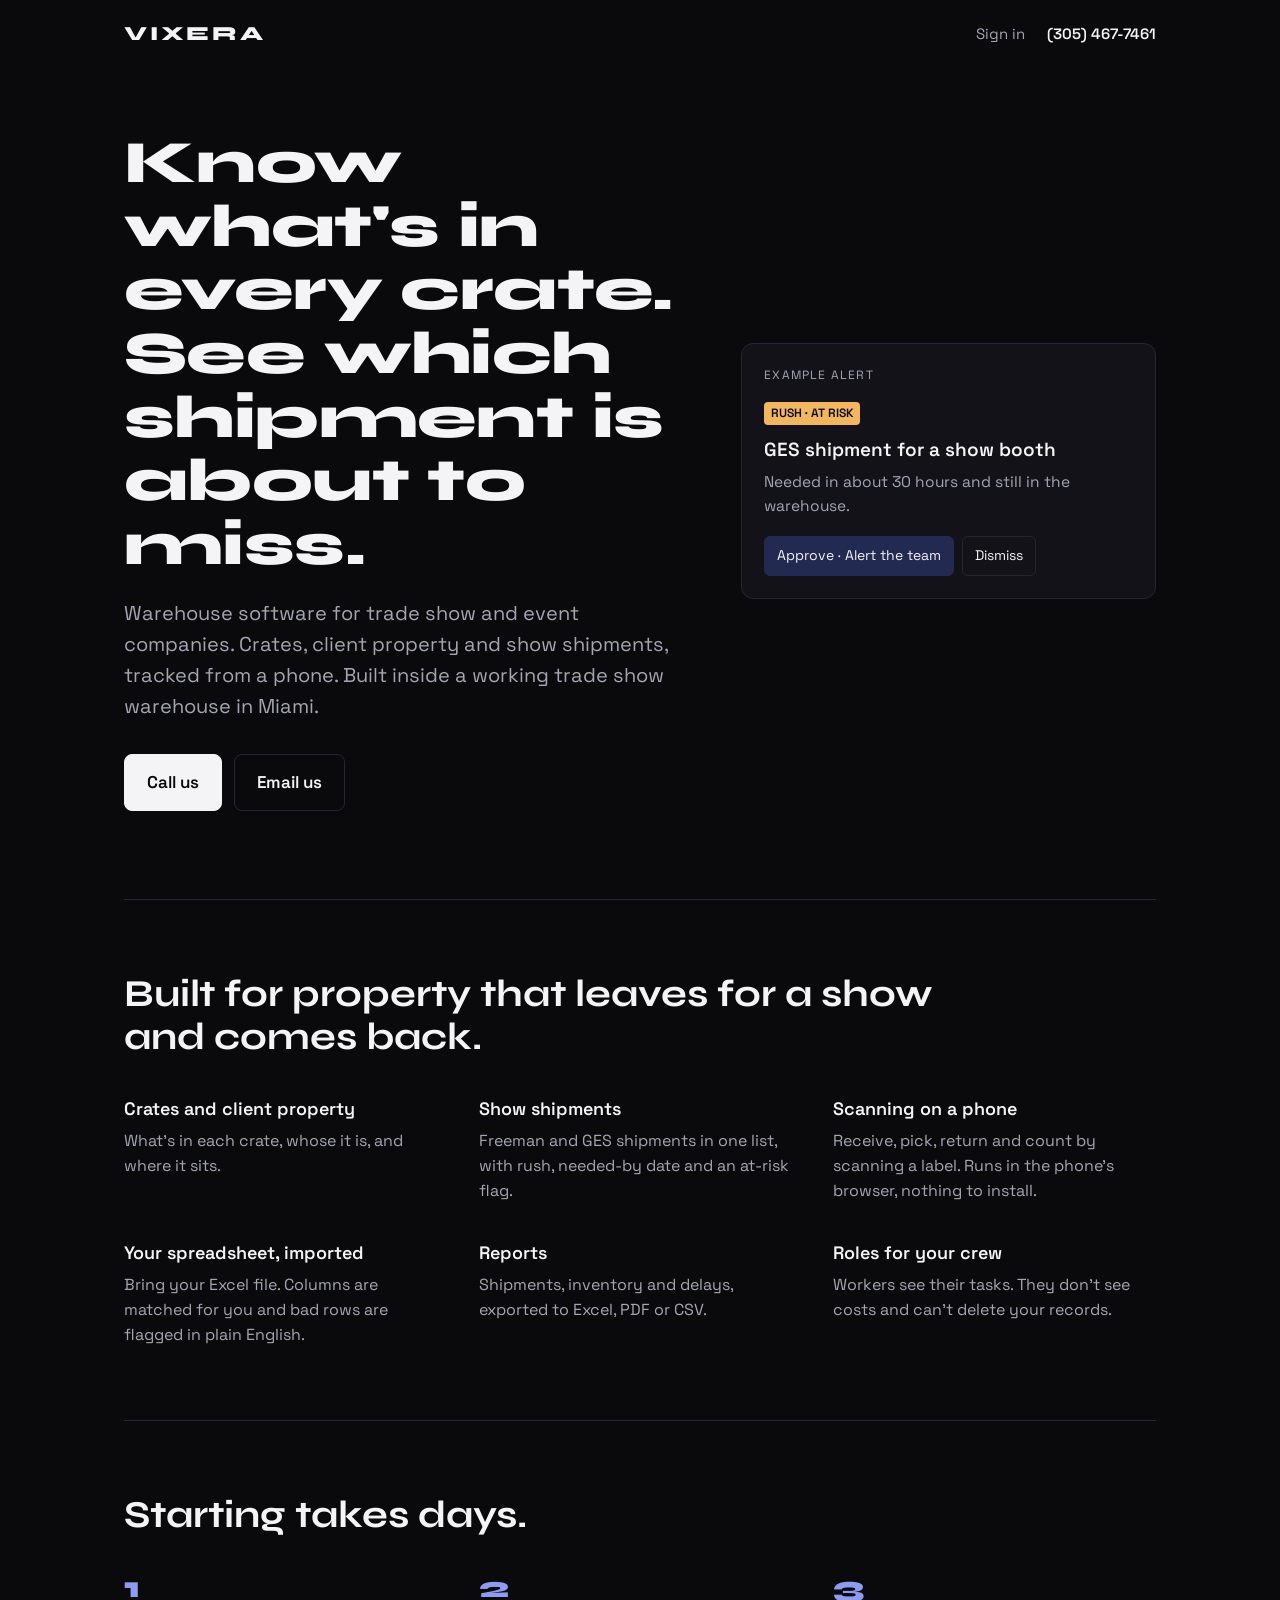
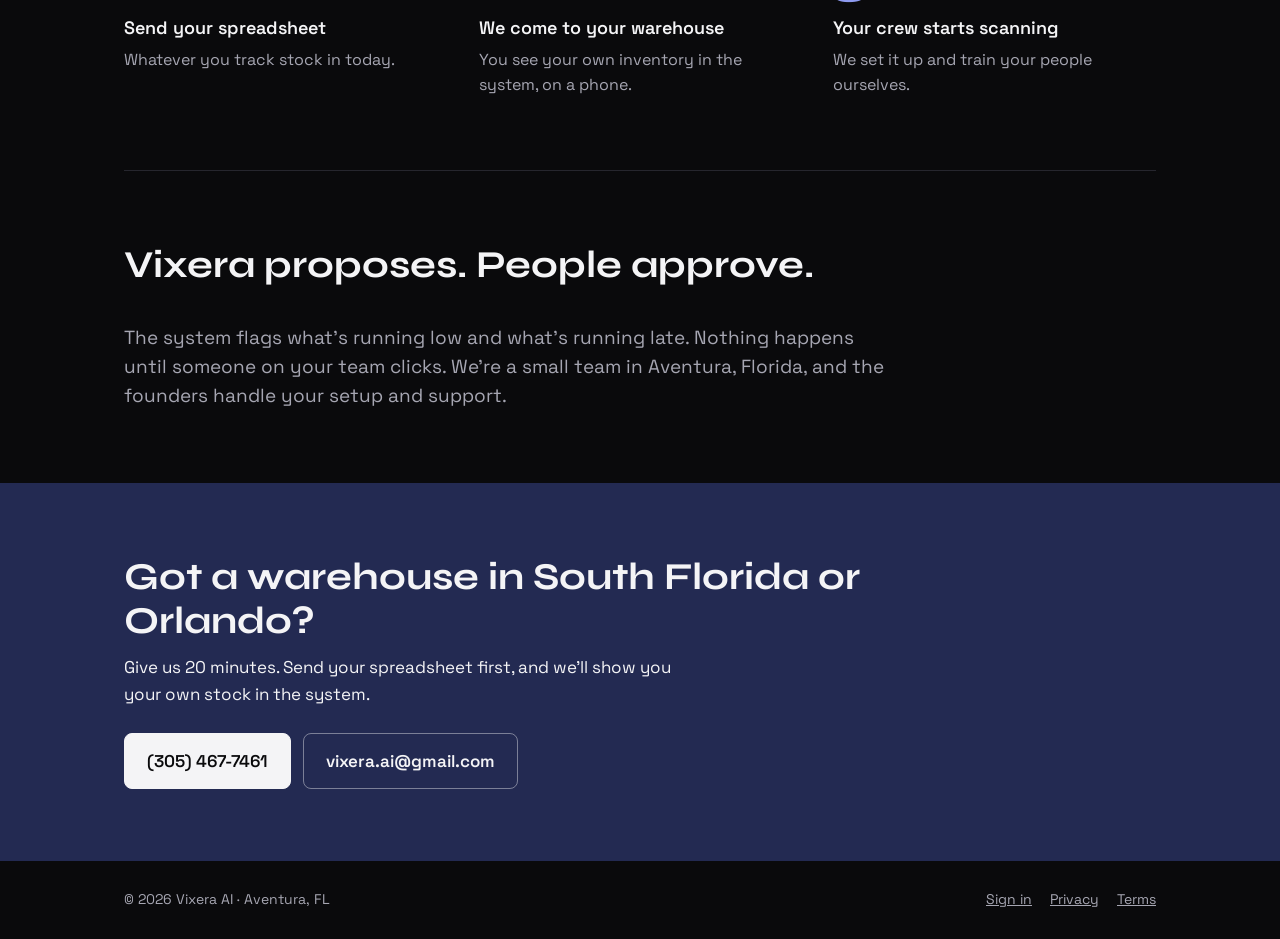
<file: index.html>
<!doctype html>
<html lang="en">
<head>
<meta charset="utf-8">
<meta name="viewport" content="width=device-width, initial-scale=1">
<title>Vixera: warehouse software for trade show and event companies</title>
<meta name="description" content="Track crates, client property and Freeman and GES shipments from a phone. Vixera is warehouse software for trade show and event companies, built in Miami.">
<link rel="canonical" href="https://www.vixera-ai.com/">
<meta property="og:type" content="website">
<meta property="og:site_name" content="Vixera">
<meta property="og:title" content="Vixera: warehouse software for trade show and event companies">
<meta property="og:description" content="Track crates, client property and show shipments from a phone.">
<meta property="og:url" content="https://www.vixera-ai.com/">
<link rel="icon" href="/favicon.ico" sizes="any">
<link rel="apple-touch-icon" href="/assets/img/icon-192.png">
<link rel="preconnect" href="https://fonts.googleapis.com">
<link rel="preconnect" href="https://fonts.gstatic.com" crossorigin>
<link rel="stylesheet" href="https://fonts.googleapis.com/css2?family=Syne:wght@700;800&family=Space+Grotesk:wght@400;500;600&display=swap">
<style>
:root{--bg:#0A0A0C;--raised:#121218;--line:#26262E;--text:#F4F4F6;--muted:#A6A6B2;--accent:#8E9BF0;--blue:#232A52;--warn:#F2B661}
*{box-sizing:border-box}
html{scroll-behavior:smooth}
body{margin:0;background:var(--bg);color:var(--text);font:400 17px/1.55 "Space Grotesk","Segoe UI",system-ui,sans-serif}
a{color:inherit}
.wrap{max-width:1080px;margin:0 auto;padding:0 24px}
header{display:flex;justify-content:space-between;align-items:center;padding:22px 0}
.logo{font:800 20px/1 Syne,"Arial Black",sans-serif;letter-spacing:.14em;text-decoration:none}
.top-links{display:flex;gap:22px;align-items:center;font-size:15px}
.top-links a{color:var(--muted);text-decoration:none}
.top-links a:hover{color:var(--text)}
.top-links .phone{color:var(--text);font-weight:600}
.hero{display:grid;grid-template-columns:1.15fr .85fr;gap:56px;align-items:center;padding:64px 0 88px}
h1{font:800 clamp(38px,5.4vw,60px)/1.06 Syne,"Arial Black",sans-serif;margin:0 0 22px;letter-spacing:-.01em}
.lead{font-size:20px;color:var(--muted);margin:0 0 32px;max-width:34em}
.cta{display:flex;flex-wrap:wrap;gap:12px}
.btn{display:inline-block;padding:14px 22px;border-radius:8px;font-weight:600;text-decoration:none;border:1px solid var(--line)}
.btn.primary{background:var(--text);color:var(--bg);border-color:var(--text)}
.btn:hover{border-color:var(--accent)}
.btn:focus-visible,a:focus-visible{outline:2px solid var(--accent);outline-offset:2px}
.card{background:var(--raised);border:1px solid var(--line);border-radius:12px;padding:22px}
.eg{font-size:12px;letter-spacing:.1em;text-transform:uppercase;color:var(--muted);margin-bottom:14px}
.badge{display:inline-block;font-size:12px;font-weight:600;color:var(--bg);background:var(--warn);border-radius:4px;padding:2px 7px;margin-bottom:10px}
.card h3{margin:0 0 6px;font-size:19px;font-weight:600}
.card p{margin:0;color:var(--muted);font-size:15.5px}
.fake-actions{display:flex;gap:8px;flex-wrap:wrap;margin-top:18px;font-size:14px}
.fake-actions span{padding:8px 12px;border-radius:6px;border:1px solid var(--line)}
.fake-actions .on{background:var(--blue);border-color:var(--blue)}
section{padding:72px 0;border-top:1px solid var(--line)}
h2{font:700 clamp(27px,3.4vw,38px)/1.15 Syne,"Arial Black",sans-serif;margin:0 0 36px;max-width:22em}
.grid{display:grid;grid-template-columns:repeat(3,1fr);gap:36px 32px}
.grid h3{margin:0 0 6px;font-size:18px;font-weight:600}
.grid p{margin:0;color:var(--muted);font-size:16px}
ol.steps{list-style:none;margin:0;padding:0;display:grid;grid-template-columns:repeat(3,1fr);gap:32px;counter-reset:s}
ol.steps li{counter-increment:s}
ol.steps li::before{content:counter(s);display:block;font:800 30px/1 Syne,sans-serif;color:var(--accent);margin-bottom:12px}
ol.steps h3{margin:0 0 6px;font-size:18px;font-weight:600}
ol.steps p{margin:0;color:var(--muted);font-size:16px}
.who{max-width:40em;color:var(--muted);font-size:19px;margin:0}
.contact{background:var(--blue);border-top:0}
.contact h2{margin-bottom:12px}
.contact p{margin:0 0 26px;max-width:34em}
.contact .btn{border-color:rgba(255,255,255,.4)}
.contact .btn.primary{border-color:var(--text)}
footer{padding:28px 0;color:var(--muted);font-size:14px;display:flex;flex-wrap:wrap;gap:8px 22px;justify-content:space-between}
footer nav{display:flex;gap:18px}
footer a{color:var(--muted)}
@media(max-width:820px){.hero{grid-template-columns:1fr;gap:36px;padding:32px 0 56px}.grid,ol.steps{grid-template-columns:1fr;gap:28px}section{padding:52px 0}.top-links .opt{display:none}}
</style>
</head>
<body>
<div class="wrap">
  <header>
    <a class="logo" href="/">VIXERA</a>
    <div class="top-links">
      <a class="opt" href="https://vixera.app/login">Sign in</a>
      <a class="phone" href="tel:+13054677461">(305) 467-7461</a>
    </div>
  </header>

  <main>
    <div class="hero">
      <div>
        <h1>Know what's in every crate. See which shipment is about to miss.</h1>
        <p class="lead">Warehouse software for trade show and event companies. Crates, client property and show shipments, tracked from a phone. Built inside a working trade show warehouse in Miami.</p>
        <div class="cta">
          <a class="btn primary" href="tel:+13054677461">Call us</a>
          <a class="btn" href="mailto:vixera.ai@gmail.com?subject=Warehouse%20walkthrough">Email us</a>
        </div>
      </div>
      <aside class="card" aria-label="Example alert">
        <div class="eg">Example alert</div>
        <span class="badge">RUSH · AT RISK</span>
        <h3>GES shipment for a show booth</h3>
        <p>Needed in about 30 hours and still in the warehouse.</p>
        <div class="fake-actions"><span class="on">Approve · Alert the team</span><span>Dismiss</span></div>
      </aside>
    </div>

    <section>
      <h2>Built for property that leaves for a show and comes back.</h2>
      <div class="grid">
        <div><h3>Crates and client property</h3><p>What's in each crate, whose it is, and where it sits.</p></div>
        <div><h3>Show shipments</h3><p>Freeman and GES shipments in one list, with rush, needed-by date and an at-risk flag.</p></div>
        <div><h3>Scanning on a phone</h3><p>Receive, pick, return and count by scanning a label. Runs in the phone's browser, nothing to install.</p></div>
        <div><h3>Your spreadsheet, imported</h3><p>Bring your Excel file. Columns are matched for you and bad rows are flagged in plain English.</p></div>
        <div><h3>Reports</h3><p>Shipments, inventory and delays, exported to Excel, PDF or CSV.</p></div>
        <div><h3>Roles for your crew</h3><p>Workers see their tasks. They don't see costs and can't delete your records.</p></div>
      </div>
    </section>

    <section>
      <h2>Starting takes days.</h2>
      <ol class="steps">
        <li><h3>Send your spreadsheet</h3><p>Whatever you track stock in today.</p></li>
        <li><h3>We come to your warehouse</h3><p>You see your own inventory in the system, on a phone.</p></li>
        <li><h3>Your crew starts scanning</h3><p>We set it up and train your people ourselves.</p></li>
      </ol>
    </section>

    <section>
      <h2>Vixera proposes. People approve.</h2>
      <p class="who">The system flags what's running low and what's running late. Nothing happens until someone on your team clicks. We're a small team in Aventura, Florida, and the founders handle your setup and support.</p>
    </section>
  </main>
</div>

<section class="contact">
  <div class="wrap">
    <h2>Got a warehouse in South Florida or Orlando?</h2>
    <p>Give us 20 minutes. Send your spreadsheet first, and we'll show you your own stock in the system.</p>
    <div class="cta">
      <a class="btn primary" href="tel:+13054677461">(305) 467-7461</a>
      <a class="btn" href="mailto:vixera.ai@gmail.com?subject=Warehouse%20walkthrough">vixera.ai@gmail.com</a>
    </div>
  </div>
</section>

<div class="wrap">
  <footer>
    <span>© 2026 Vixera AI · Aventura, FL</span>
    <nav><a href="https://vixera.app/login">Sign in</a><a href="/privacy/">Privacy</a><a href="/terms/">Terms</a></nav>
  </footer>
</div>
</body>
</html>
</file>
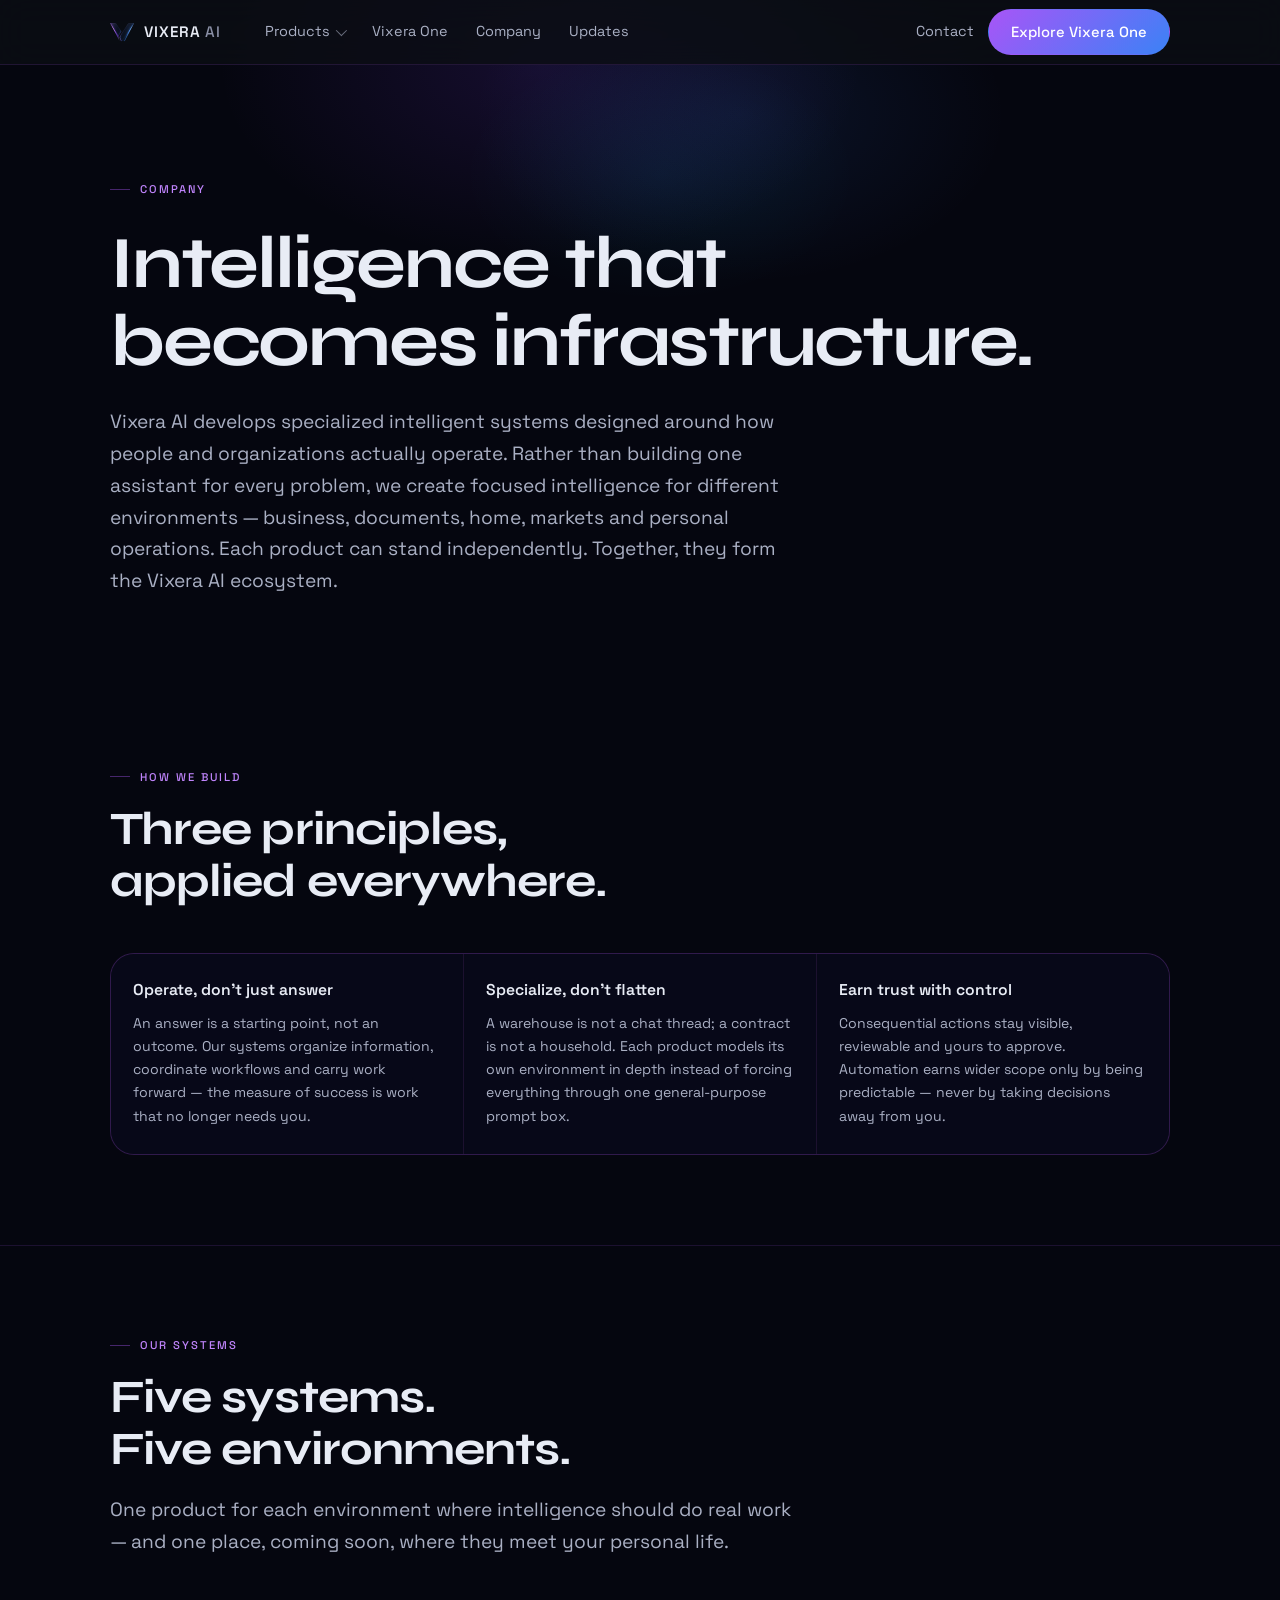
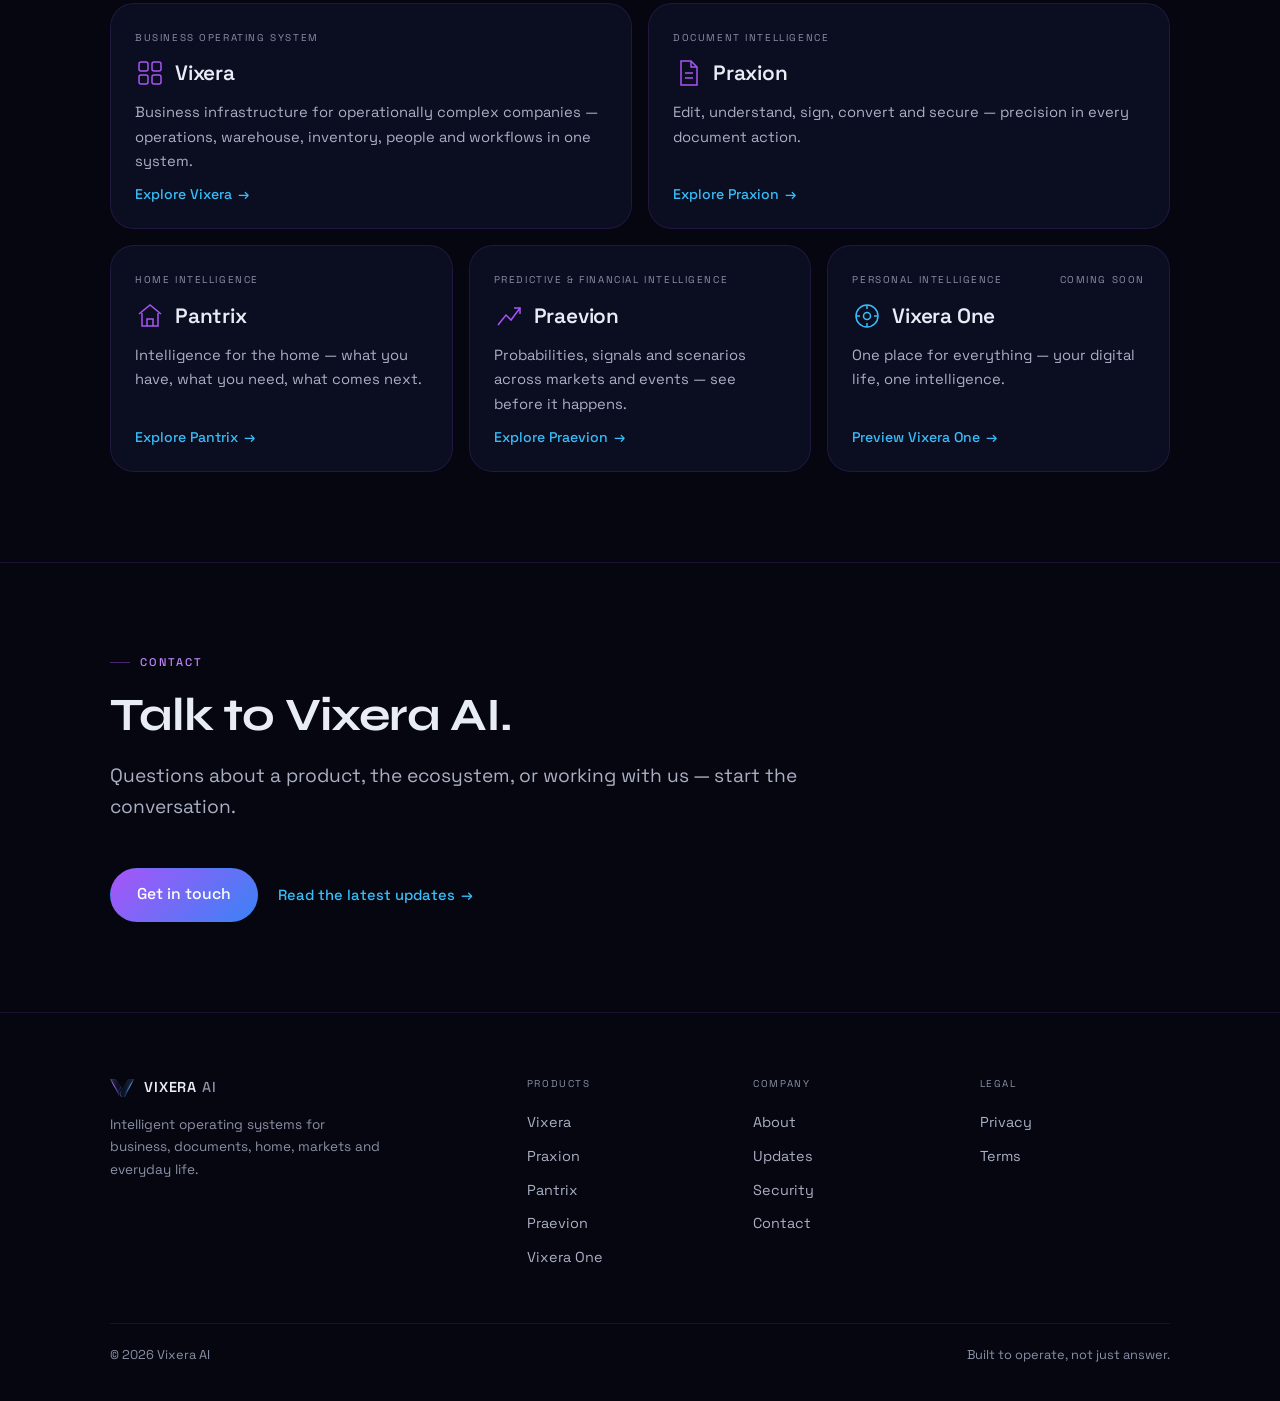
<file: about/index.html>
<!doctype html>
<html lang="en">
<head>
  <meta charset="utf-8">
  <meta name="viewport" content="width=device-width, initial-scale=1">
  <title>About — Vixera AI</title>
  <meta name="description" content="Vixera AI develops specialized intelligent systems designed around how people and organizations actually operate — focused intelligence for business, documents, home, markets and personal operations.">
  <link rel="canonical" href="https://vixera.ai/about/">
  <meta property="og:type" content="website">
  <meta property="og:site_name" content="Vixera AI">
  <meta property="og:title" content="About — Vixera AI">
  <meta property="og:description" content="Specialized intelligent systems for business, documents, home, markets and personal operations. Each stands alone. Together, one ecosystem.">
  <meta property="og:url" content="https://vixera.ai/about/">
  <meta property="og:image" content="https://vixera.ai/assets/img/vixera-lockup.png">
  <meta name="twitter:card" content="summary_large_image">
  <meta name="twitter:title" content="About — Vixera AI">
  <meta name="twitter:description" content="Specialized intelligent systems for business, documents, home, markets and personal operations. Each stands alone. Together, one ecosystem.">
  <meta name="twitter:image" content="https://vixera.ai/assets/img/vixera-lockup.png">
  <link rel="icon" href="/favicon.ico" sizes="any">
  <link rel="apple-touch-icon" href="/assets/img/icon-192.png">
  <link rel="preconnect" href="https://fonts.googleapis.com">
  <link rel="preconnect" href="https://fonts.gstatic.com" crossorigin>
  <link rel="stylesheet" href="https://fonts.googleapis.com/css2?family=Syne:wght@700;800&family=Space+Grotesk:wght@300;400;500;600&family=Cormorant+Garamond:wght@300;400&display=swap">
  <link rel="stylesheet" href="/assets/css/site.css">
  <script type="application/ld+json">
  {
    "@context": "https://schema.org",
    "@type": "Organization",
    "name": "Vixera AI",
    "url": "https://vixera.ai/",
    "logo": "https://vixera.ai/assets/img/icon-512.png",
    "description": "Vixera AI builds intelligent operating systems for business, documents, home, markets and everyday life."
  }
  </script>
</head>
<body>
<a class="skip-link" href="#main">Skip to content</a>

<!-- ══ HEADER (shared chrome — keep identical on every page) ══ -->
<header class="site-header">
  <nav class="nav" aria-label="Primary">
    <a class="nav-logo" href="/">
      <img src="/assets/img/vixera-logo.png" alt="" width="24" height="24">
      <span><b>VIXERA</b> <i>AI</i></span>
    </a>
    <ul class="nav-links">
      <li>
        <button class="nav-item" data-mega-btn aria-expanded="false">Products <span class="caret" aria-hidden="true"></span></button>
        <div class="mega" data-mega aria-label="Products">
          <a href="/products/vixera/">
            <div class="m-cat">Business</div>
            <div class="m-name">Vixera</div>
            <div class="m-desc">Business Operating System</div>
          </a>
          <a href="/products/praxion/">
            <div class="m-cat">Documents</div>
            <div class="m-name">Praxion</div>
            <div class="m-desc">Document Intelligence</div>
          </a>
          <a href="/products/pantrix/">
            <div class="m-cat">Home</div>
            <div class="m-name">Pantrix</div>
            <div class="m-desc">Home Intelligence</div>
          </a>
          <a href="/products/praevion/">
            <div class="m-cat">Intelligence</div>
            <div class="m-name">Praevion</div>
            <div class="m-desc">Predictive &amp; Financial Intelligence</div>
          </a>
          <a href="/vixera-one/">
            <div class="m-cat">Personal</div>
            <div class="m-name">Vixera One <span class="soon-pill">Coming soon</span></div>
            <div class="m-desc">Personal Intelligence</div>
          </a>
          <a href="/products/">
            <div class="m-cat">Overview</div>
            <div class="m-name">All products</div>
            <div class="m-desc">The Vixera AI ecosystem</div>
          </a>
        </div>
      </li>
      <li><a href="/vixera-one/">Vixera One</a></li>
      <li><a href="/about/">Company</a></li>
      <li><a href="/updates/">Updates</a></li>
    </ul>
    <div class="nav-actions">
      <a class="nav-contact" href="/contact/">Contact</a>
      <a class="btn primary" href="/vixera-one/" data-track="vixera_one_preview_clicked">Explore Vixera One</a>
      <button class="nav-burger" data-burger aria-expanded="false" aria-label="Menu">
        <span></span><span></span><span></span>
      </button>
    </div>
  </nav>
  <div class="mobile-menu" data-mobile-menu>
    <div class="mm-group">
      <div class="mm-label">Products</div>
      <a href="/products/vixera/">Vixera <span class="mm-cat">Business</span></a>
      <a href="/products/praxion/">Praxion <span class="mm-cat">Documents</span></a>
      <a href="/products/pantrix/">Pantrix <span class="mm-cat">Home</span></a>
      <a href="/products/praevion/">Praevion <span class="mm-cat">Intelligence</span></a>
      <a href="/vixera-one/">Vixera One <span class="mm-cat">Coming soon</span></a>
    </div>
    <div class="mm-group">
      <div class="mm-label">Company</div>
      <a href="/about/">About</a>
      <a href="/updates/">Updates</a>
      <a href="/security/">Security</a>
      <a href="/contact/">Contact</a>
    </div>
    <div class="mm-cta">
      <a class="btn primary" href="/vixera-one/">Explore Vixera One</a>
      <a class="btn" href="/products/">All products</a>
    </div>
  </div>
</header>

<main id="main">

  <!-- ══ HERO ══ -->
  <section class="hero">
    <div class="hero-glow" aria-hidden="true"></div>
    <div class="container">
      <p class="eyebrow">Company</p>
      <h1 class="display">Intelligence that<br>becomes infrastructure.</h1>
      <p class="lead">Vixera AI develops specialized intelligent systems designed around how people and organizations actually operate. Rather than building one assistant for every problem, we create focused intelligence for different environments — business, documents, home, markets and personal operations. Each product can stand independently. Together, they form the Vixera AI ecosystem.</p>
    </div>
  </section>

  <!-- ══ HOW WE BUILD ══ -->
  <section class="section">
    <div class="container">
      <div class="section-head reveal">
        <p class="eyebrow">How we build</p>
        <h2 class="h2">Three principles,<br>applied everywhere.</h2>
      </div>
      <div class="feature-grid reveal">
        <div class="feature">
          <div class="f-title">Operate, don't just answer</div>
          <div class="f-body">An answer is a starting point, not an outcome. Our systems organize information, coordinate workflows and carry work forward — the measure of success is work that no longer needs you.</div>
        </div>
        <div class="feature">
          <div class="f-title">Specialize, don't flatten</div>
          <div class="f-body">A warehouse is not a chat thread; a contract is not a household. Each product models its own environment in depth instead of forcing everything through one general-purpose prompt box.</div>
        </div>
        <div class="feature">
          <div class="f-title">Earn trust with control</div>
          <div class="f-body">Consequential actions stay visible, reviewable and yours to approve. Automation earns wider scope only by being predictable — never by taking decisions away from you.</div>
        </div>
      </div>
    </div>
  </section>

  <!-- ══ OUR SYSTEMS ══ -->
  <section class="section">
    <div class="container">
      <div class="section-head reveal">
        <p class="eyebrow">Our systems</p>
        <h2 class="h2">Five systems.<br>Five environments.</h2>
        <p class="lead">One product for each environment where intelligence should do real work — and one place, coming soon, where they meet your personal life.</p>
      </div>

      <div class="product-grid">
        <a class="product-card wide reveal" href="/products/vixera/">
          <div class="p-cat">Business Operating System</div>
          <div class="p-name">
            <span class="product-glyph" aria-hidden="true"><svg viewBox="0 0 30 30" fill="none" stroke="#A855F7" stroke-width="1.5"><rect x="4" y="4" width="9" height="9" rx="2"/><rect x="17" y="4" width="9" height="9" rx="2"/><rect x="4" y="17" width="9" height="9" rx="2"/><rect x="17" y="17" width="9" height="9" rx="2"/></svg></span>
            Vixera
          </div>
          <div class="p-desc">Business infrastructure for operationally complex companies — operations, warehouse, inventory, people and workflows in one system.</div>
          <span class="p-go">Explore Vixera <span class="arrow">→</span></span>
        </a>
        <a class="product-card wide reveal" href="/products/praxion/">
          <div class="p-cat">Document Intelligence</div>
          <div class="p-name">
            <span class="product-glyph" aria-hidden="true"><svg viewBox="0 0 30 30" fill="none" stroke="#A855F7" stroke-width="1.5"><path d="M8 3h10l6 6v18H8z"/><path d="M18 3v6h6"/><path d="M12 15h8M12 20h8"/></svg></span>
            Praxion
          </div>
          <div class="p-desc">Edit, understand, sign, convert and secure — precision in every document action.</div>
          <span class="p-go">Explore Praxion <span class="arrow">→</span></span>
        </a>
        <a class="product-card reveal" href="/products/pantrix/">
          <div class="p-cat">Home Intelligence</div>
          <div class="p-name">
            <span class="product-glyph" aria-hidden="true"><svg viewBox="0 0 30 30" fill="none" stroke="#A855F7" stroke-width="1.5"><path d="M4 13 15 4l11 9"/><path d="M7 12v13h16V12"/><path d="M12 25v-7h6v7"/></svg></span>
            Pantrix
          </div>
          <div class="p-desc">Intelligence for the home — what you have, what you need, what comes next.</div>
          <span class="p-go">Explore Pantrix <span class="arrow">→</span></span>
        </a>
        <a class="product-card reveal" href="/products/praevion/">
          <div class="p-cat">Predictive &amp; Financial Intelligence</div>
          <div class="p-name">
            <span class="product-glyph" aria-hidden="true"><svg viewBox="0 0 30 30" fill="none" stroke="#A855F7" stroke-width="1.5"><path d="M4 24 12 14l5 5 9-12"/><path d="M20 7h6v6"/></svg></span>
            Praevion
          </div>
          <div class="p-desc">Probabilities, signals and scenarios across markets and events — see before it happens.</div>
          <span class="p-go">Explore Praevion <span class="arrow">→</span></span>
        </a>
        <a class="product-card reveal" href="/vixera-one/">
          <div class="p-cat">Personal Intelligence <span class="soon-pill">Coming soon</span></div>
          <div class="p-name">
            <span class="product-glyph" aria-hidden="true"><svg viewBox="0 0 30 30" fill="none" stroke="#38BDF8" stroke-width="1.5"><circle cx="15" cy="15" r="11"/><circle cx="15" cy="15" r="3.5"/><path d="M15 4v4M15 22v4M4 15h4M22 15h4"/></svg></span>
            Vixera One
          </div>
          <div class="p-desc">One place for everything — your digital life, one intelligence.</div>
          <span class="p-go">Preview Vixera One <span class="arrow">→</span></span>
        </a>
      </div>
    </div>
  </section>

  <!-- ══ CLOSE ══ -->
  <section class="section">
    <div class="container">
      <div class="section-head reveal">
        <p class="eyebrow">Contact</p>
        <h2 class="h2">Talk to Vixera AI.</h2>
        <p class="lead">Questions about a product, the ecosystem, or working with us — start the conversation.</p>
      </div>
      <div class="cta-row reveal" style="display:flex; gap:20px; flex-wrap:wrap; align-items:center;">
        <a class="btn primary lg" href="/contact/">Get in touch</a>
        <a class="text-link" href="/updates/">Read the latest updates <span class="arrow">→</span></a>
      </div>
    </div>
  </section>

</main>

<!-- ══ FOOTER (shared chrome — keep identical on every page) ══ -->
<footer class="site-footer">
  <div class="container">
    <div class="footer-grid">
      <div class="footer-brand">
        <a class="nav-logo" href="/">
          <img src="/assets/img/vixera-logo.png" alt="" width="24" height="24">
          <span><b>VIXERA</b> <i>AI</i></span>
        </a>
        <p>Intelligent operating systems for business, documents, home, markets and everyday life.</p>
      </div>
      <div class="footer-col">
        <div class="f-head">Products</div>
        <a href="/products/vixera/">Vixera</a>
        <a href="/products/praxion/">Praxion</a>
        <a href="/products/pantrix/">Pantrix</a>
        <a href="/products/praevion/">Praevion</a>
        <a href="/vixera-one/">Vixera One</a>
      </div>
      <div class="footer-col">
        <div class="f-head">Company</div>
        <a href="/about/">About</a>
        <a href="/updates/">Updates</a>
        <a href="/security/">Security</a>
        <a href="/contact/">Contact</a>
      </div>
      <div class="footer-col">
        <div class="f-head">Legal</div>
        <a href="/privacy/">Privacy</a>
        <a href="/terms/">Terms</a>
      </div>
    </div>
    <div class="footer-bottom">
      <span>© <span data-year>2026</span> Vixera AI</span>
      <span>Built to operate, not just answer.</span>
    </div>
  </div>
</footer>

<script src="/assets/js/site.js" defer></script>
</body>
</html>
</file>
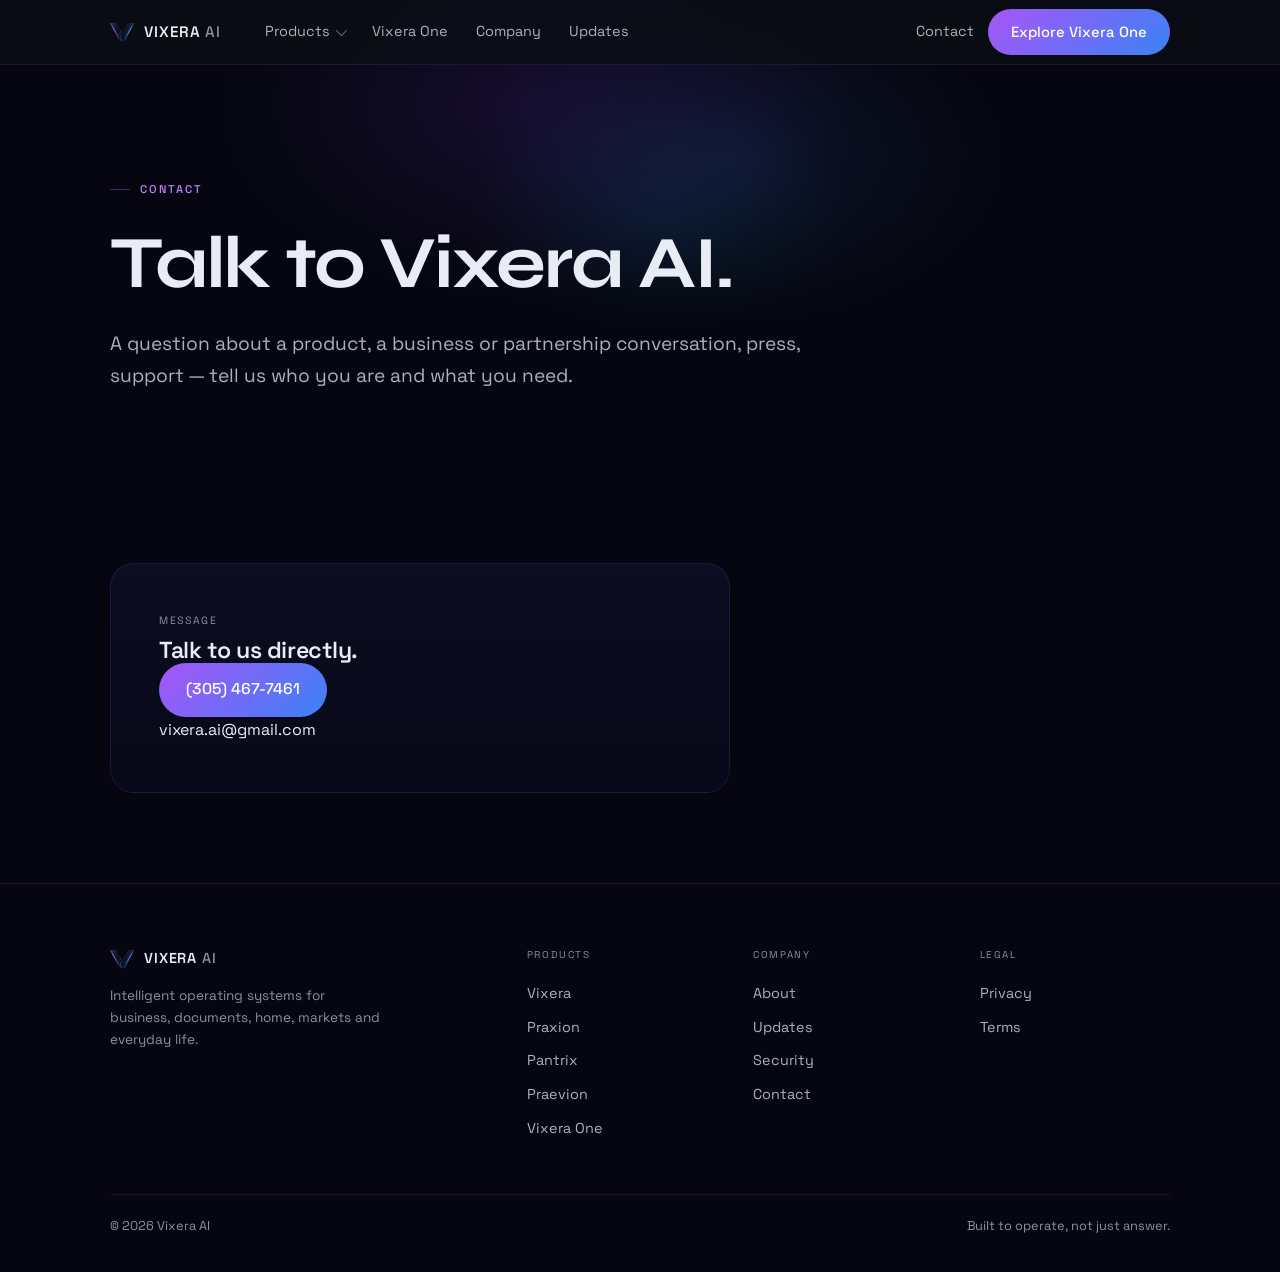
<file: contact/index.html>
<!doctype html>
<html lang="en">
<head>
  <meta charset="utf-8">
  <meta name="viewport" content="width=device-width, initial-scale=1">
  <title>Contact — Vixera AI</title>
  <meta name="description" content="Contact Vixera AI. Questions about Vixera, Praxion, Pantrix, Praevion or Vixera One — business, partnerships, press and support.">
  <link rel="canonical" href="https://vixera.ai/contact/">
  <meta property="og:type" content="website">
  <meta property="og:site_name" content="Vixera AI">
  <meta property="og:title" content="Contact — Vixera AI">
  <meta property="og:description" content="Questions about our products, business, partnerships, press or support — talk to Vixera AI.">
  <meta property="og:url" content="https://vixera.ai/contact/">
  <meta property="og:image" content="https://vixera.ai/assets/img/vixera-lockup.png">
  <meta name="twitter:card" content="summary_large_image">
  <meta name="twitter:title" content="Contact — Vixera AI">
  <meta name="twitter:description" content="Questions about our products, business, partnerships, press or support — talk to Vixera AI.">
  <meta name="twitter:image" content="https://vixera.ai/assets/img/vixera-lockup.png">
  <link rel="icon" href="/favicon.ico" sizes="any">
  <link rel="apple-touch-icon" href="/assets/img/icon-192.png">
  <link rel="preconnect" href="https://fonts.googleapis.com">
  <link rel="preconnect" href="https://fonts.gstatic.com" crossorigin>
  <link rel="stylesheet" href="https://fonts.googleapis.com/css2?family=Syne:wght@700;800&family=Space+Grotesk:wght@300;400;500;600&family=Cormorant+Garamond:wght@300;400&display=swap">
  <link rel="stylesheet" href="/assets/css/site.css">
  <script type="application/ld+json">
  {
    "@context": "https://schema.org",
    "@type": "Organization",
    "name": "Vixera AI",
    "url": "https://vixera.ai/",
    "logo": "https://vixera.ai/assets/img/icon-512.png",
    "description": "Vixera AI builds intelligent operating systems for business, documents, home, markets and everyday life."
  }
  </script>
</head>
<body>
<a class="skip-link" href="#main">Skip to content</a>

<!-- ══ HEADER (shared chrome — keep identical on every page) ══ -->
<header class="site-header">
  <nav class="nav" aria-label="Primary">
    <a class="nav-logo" href="/">
      <img src="/assets/img/vixera-logo.png" alt="" width="24" height="24">
      <span><b>VIXERA</b> <i>AI</i></span>
    </a>
    <ul class="nav-links">
      <li>
        <button class="nav-item" data-mega-btn aria-expanded="false">Products <span class="caret" aria-hidden="true"></span></button>
        <div class="mega" data-mega aria-label="Products">
          <a href="/products/vixera/">
            <div class="m-cat">Business</div>
            <div class="m-name">Vixera</div>
            <div class="m-desc">Business Operating System</div>
          </a>
          <a href="/products/praxion/">
            <div class="m-cat">Documents</div>
            <div class="m-name">Praxion</div>
            <div class="m-desc">Document Intelligence</div>
          </a>
          <a href="/products/pantrix/">
            <div class="m-cat">Home</div>
            <div class="m-name">Pantrix</div>
            <div class="m-desc">Home Intelligence</div>
          </a>
          <a href="/products/praevion/">
            <div class="m-cat">Intelligence</div>
            <div class="m-name">Praevion</div>
            <div class="m-desc">Predictive &amp; Financial Intelligence</div>
          </a>
          <a href="/vixera-one/">
            <div class="m-cat">Personal</div>
            <div class="m-name">Vixera One <span class="soon-pill">Coming soon</span></div>
            <div class="m-desc">Personal Intelligence</div>
          </a>
          <a href="/products/">
            <div class="m-cat">Overview</div>
            <div class="m-name">All products</div>
            <div class="m-desc">The Vixera AI ecosystem</div>
          </a>
        </div>
      </li>
      <li><a href="/vixera-one/">Vixera One</a></li>
      <li><a href="/about/">Company</a></li>
      <li><a href="/updates/">Updates</a></li>
    </ul>
    <div class="nav-actions">
      <a class="nav-contact" href="/contact/">Contact</a>
      <a class="btn primary" href="/vixera-one/" data-track="vixera_one_preview_clicked">Explore Vixera One</a>
      <button class="nav-burger" data-burger aria-expanded="false" aria-label="Menu">
        <span></span><span></span><span></span>
      </button>
    </div>
  </nav>
  <div class="mobile-menu" data-mobile-menu>
    <div class="mm-group">
      <div class="mm-label">Products</div>
      <a href="/products/vixera/">Vixera <span class="mm-cat">Business</span></a>
      <a href="/products/praxion/">Praxion <span class="mm-cat">Documents</span></a>
      <a href="/products/pantrix/">Pantrix <span class="mm-cat">Home</span></a>
      <a href="/products/praevion/">Praevion <span class="mm-cat">Intelligence</span></a>
      <a href="/vixera-one/">Vixera One <span class="mm-cat">Coming soon</span></a>
    </div>
    <div class="mm-group">
      <div class="mm-label">Company</div>
      <a href="/about/">About</a>
      <a href="/updates/">Updates</a>
      <a href="/security/">Security</a>
      <a href="/contact/">Contact</a>
    </div>
    <div class="mm-cta">
      <a class="btn primary" href="/vixera-one/">Explore Vixera One</a>
      <a class="btn" href="/products/">All products</a>
    </div>
  </div>
</header>

<main id="main">

  <!-- ══ HERO ══ -->
  <section class="hero">
    <div class="hero-glow" aria-hidden="true"></div>
    <div class="container">
      <p class="eyebrow">Contact</p>
      <h1 class="display">Talk to Vixera AI.</h1>
      <p class="lead">A question about a product, a business or partnership conversation, press, support — tell us who you are and what you need.</p>
    </div>
  </section>

  <!-- ══ MESSAGE FORM ══ -->
  <section class="section">
    <div class="container">
      <div class="waitlist reveal">
        <p class="kicker">Message</p>
        <h2 class="h3" style="margin-top:8px;">Talk to us directly.</h2>
        <p><a class="btn primary lg" href="tel:+13054677461">(305) 467-7461</a></p>
        <p><a href="mailto:vixera.ai@gmail.com">vixera.ai@gmail.com</a></p>
      </div>
    </div>
  </section>

</main>

<!-- ══ FOOTER (shared chrome — keep identical on every page) ══ -->
<footer class="site-footer">
  <div class="container">
    <div class="footer-grid">
      <div class="footer-brand">
        <a class="nav-logo" href="/">
          <img src="/assets/img/vixera-logo.png" alt="" width="24" height="24">
          <span><b>VIXERA</b> <i>AI</i></span>
        </a>
        <p>Intelligent operating systems for business, documents, home, markets and everyday life.</p>
      </div>
      <div class="footer-col">
        <div class="f-head">Products</div>
        <a href="/products/vixera/">Vixera</a>
        <a href="/products/praxion/">Praxion</a>
        <a href="/products/pantrix/">Pantrix</a>
        <a href="/products/praevion/">Praevion</a>
        <a href="/vixera-one/">Vixera One</a>
      </div>
      <div class="footer-col">
        <div class="f-head">Company</div>
        <a href="/about/">About</a>
        <a href="/updates/">Updates</a>
        <a href="/security/">Security</a>
        <a href="/contact/">Contact</a>
      </div>
      <div class="footer-col">
        <div class="f-head">Legal</div>
        <a href="/privacy/">Privacy</a>
        <a href="/terms/">Terms</a>
      </div>
    </div>
    <div class="footer-bottom">
      <span>© <span data-year>2026</span> Vixera AI</span>
      <span>Built to operate, not just answer.</span>
    </div>
  </div>
</footer>

<script src="/assets/js/site.js" defer></script>
</body>
</html>
</file>
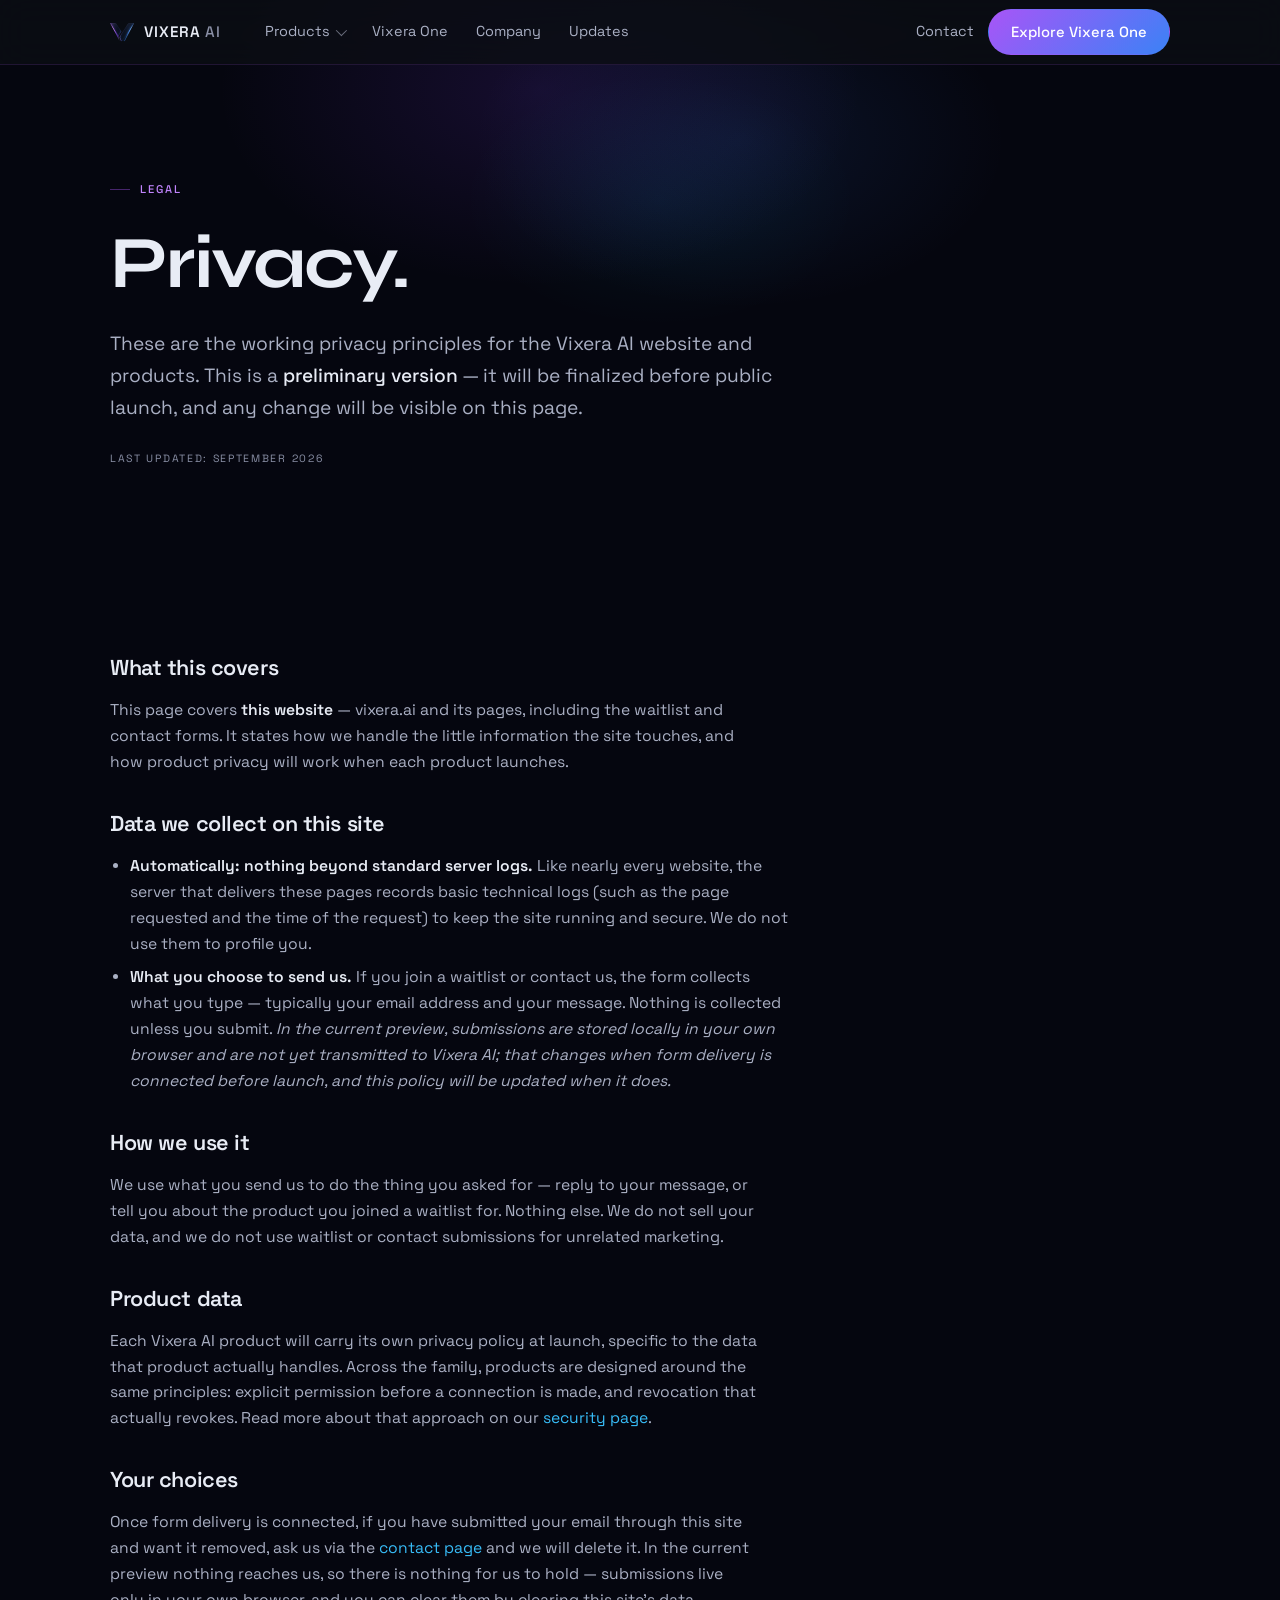
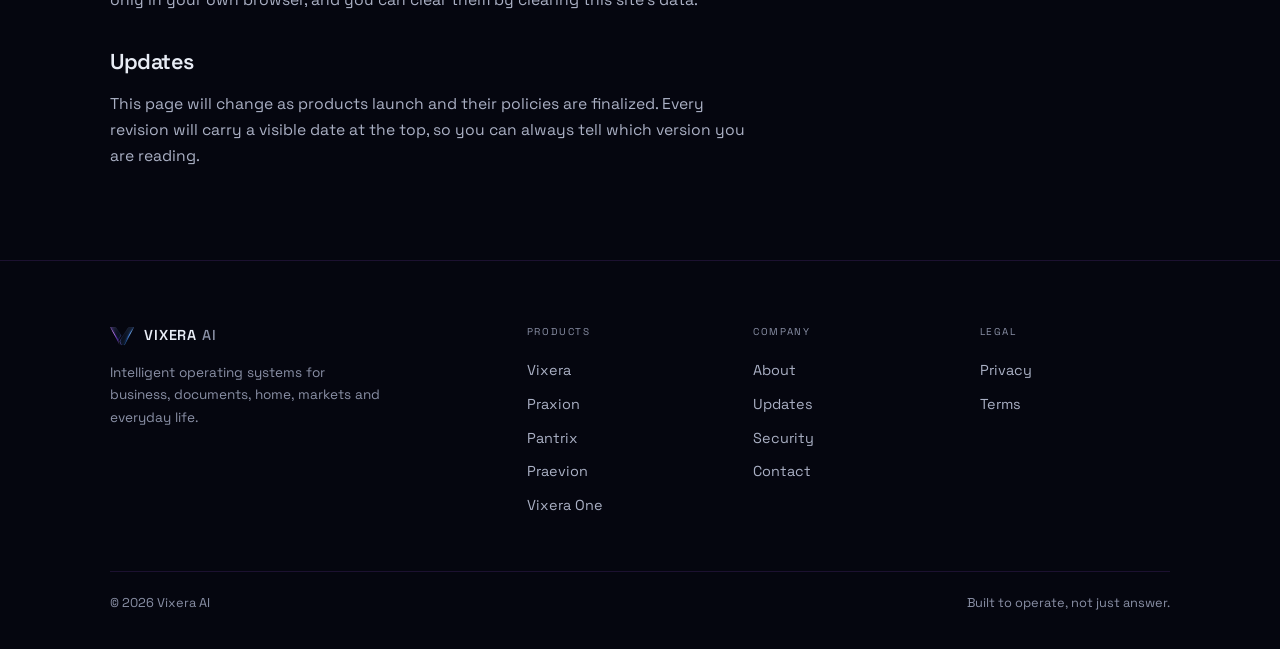
<file: privacy/index.html>
<!doctype html>
<html lang="en">
<head>
  <meta charset="utf-8">
  <meta name="viewport" content="width=device-width, initial-scale=1">
  <title>Privacy — Vixera AI</title>
  <meta name="description" content="The working privacy principles for the Vixera AI website and products. A preliminary policy, to be finalized before public launch.">
  <link rel="canonical" href="https://vixera.ai/privacy/">
  <meta property="og:type" content="website">
  <meta property="og:site_name" content="Vixera AI">
  <meta property="og:title" content="Privacy — Vixera AI">
  <meta property="og:description" content="The working privacy principles for the Vixera AI website and products. A preliminary policy, to be finalized before public launch.">
  <meta property="og:url" content="https://vixera.ai/privacy/">
  <meta property="og:image" content="https://vixera.ai/assets/img/vixera-lockup.png">
  <meta name="twitter:card" content="summary_large_image">
  <meta name="twitter:title" content="Privacy — Vixera AI">
  <meta name="twitter:description" content="The working privacy principles for the Vixera AI website and products. A preliminary policy, to be finalized before public launch.">
  <meta name="twitter:image" content="https://vixera.ai/assets/img/vixera-lockup.png">
  <link rel="icon" href="/favicon.ico" sizes="any">
  <link rel="apple-touch-icon" href="/assets/img/icon-192.png">
  <link rel="preconnect" href="https://fonts.googleapis.com">
  <link rel="preconnect" href="https://fonts.gstatic.com" crossorigin>
  <link rel="stylesheet" href="https://fonts.googleapis.com/css2?family=Syne:wght@700;800&family=Space+Grotesk:wght@300;400;500;600&family=Cormorant+Garamond:wght@300;400&display=swap">
  <link rel="stylesheet" href="/assets/css/site.css">
  <script type="application/ld+json">
  {
    "@context": "https://schema.org",
    "@type": "Organization",
    "name": "Vixera AI",
    "url": "https://vixera.ai/",
    "logo": "https://vixera.ai/assets/img/icon-512.png",
    "description": "Vixera AI builds intelligent operating systems for business, documents, home, markets and everyday life."
  }
  </script>
</head>
<body>
<a class="skip-link" href="#main">Skip to content</a>

<!-- ══ HEADER (shared chrome — keep identical on every page) ══ -->
<header class="site-header">
  <nav class="nav" aria-label="Primary">
    <a class="nav-logo" href="/">
      <img src="/assets/img/vixera-logo.png" alt="" width="24" height="24">
      <span><b>VIXERA</b> <i>AI</i></span>
    </a>
    <ul class="nav-links">
      <li>
        <button class="nav-item" data-mega-btn aria-expanded="false">Products <span class="caret" aria-hidden="true"></span></button>
        <div class="mega" data-mega aria-label="Products">
          <a href="/products/vixera/">
            <div class="m-cat">Business</div>
            <div class="m-name">Vixera</div>
            <div class="m-desc">Business Operating System</div>
          </a>
          <a href="/products/praxion/">
            <div class="m-cat">Documents</div>
            <div class="m-name">Praxion</div>
            <div class="m-desc">Document Intelligence</div>
          </a>
          <a href="/products/pantrix/">
            <div class="m-cat">Home</div>
            <div class="m-name">Pantrix</div>
            <div class="m-desc">Home Intelligence</div>
          </a>
          <a href="/products/praevion/">
            <div class="m-cat">Intelligence</div>
            <div class="m-name">Praevion</div>
            <div class="m-desc">Predictive &amp; Financial Intelligence</div>
          </a>
          <a href="/vixera-one/">
            <div class="m-cat">Personal</div>
            <div class="m-name">Vixera One <span class="soon-pill">Coming soon</span></div>
            <div class="m-desc">Personal Intelligence</div>
          </a>
          <a href="/products/">
            <div class="m-cat">Overview</div>
            <div class="m-name">All products</div>
            <div class="m-desc">The Vixera AI ecosystem</div>
          </a>
        </div>
      </li>
      <li><a href="/vixera-one/">Vixera One</a></li>
      <li><a href="/about/">Company</a></li>
      <li><a href="/updates/">Updates</a></li>
    </ul>
    <div class="nav-actions">
      <a class="nav-contact" href="/contact/">Contact</a>
      <a class="btn primary" href="/vixera-one/" data-track="vixera_one_preview_clicked">Explore Vixera One</a>
      <button class="nav-burger" data-burger aria-expanded="false" aria-label="Menu">
        <span></span><span></span><span></span>
      </button>
    </div>
  </nav>
  <div class="mobile-menu" data-mobile-menu>
    <div class="mm-group">
      <div class="mm-label">Products</div>
      <a href="/products/vixera/">Vixera <span class="mm-cat">Business</span></a>
      <a href="/products/praxion/">Praxion <span class="mm-cat">Documents</span></a>
      <a href="/products/pantrix/">Pantrix <span class="mm-cat">Home</span></a>
      <a href="/products/praevion/">Praevion <span class="mm-cat">Intelligence</span></a>
      <a href="/vixera-one/">Vixera One <span class="mm-cat">Coming soon</span></a>
    </div>
    <div class="mm-group">
      <div class="mm-label">Company</div>
      <a href="/about/">About</a>
      <a href="/updates/">Updates</a>
      <a href="/security/">Security</a>
      <a href="/contact/">Contact</a>
    </div>
    <div class="mm-cta">
      <a class="btn primary" href="/vixera-one/">Explore Vixera One</a>
      <a class="btn" href="/products/">All products</a>
    </div>
  </div>
</header>

<main id="main">

  <!-- ══ HERO ══ -->
  <section class="hero">
    <div class="hero-glow" aria-hidden="true"></div>
    <div class="container">
      <p class="eyebrow">Legal</p>
      <h1 class="display">Privacy.</h1>
      <p class="lead">These are the working privacy principles for the Vixera AI website and products. This is a <strong>preliminary version</strong> — it will be finalized before public launch, and any change will be visible on this page.</p>
      <p class="kicker">Last updated: September 2026</p>
    </div>
  </section>

  <!-- ══ POLICY ══ -->
  <section class="section">
    <div class="container">
      <div class="prose reveal">
        <h2>What this covers</h2>
        <p>This page covers <strong>this website</strong> — vixera.ai and its pages, including the waitlist and contact forms. It states how we handle the little information the site touches, and how product privacy will work when each product launches.</p>

        <h2>Data we collect on this site</h2>
        <ul>
          <li><strong>Automatically: nothing beyond standard server logs.</strong> Like nearly every website, the server that delivers these pages records basic technical logs (such as the page requested and the time of the request) to keep the site running and secure. We do not use them to profile you.</li>
          <li><strong>What you choose to send us.</strong> If you join a waitlist or contact us, the form collects what you type — typically your email address and your message. Nothing is collected unless you submit. <em>In the current preview, submissions are stored locally in your own browser and are not yet transmitted to Vixera AI; that changes when form delivery is connected before launch, and this policy will be updated when it does.</em></li>
        </ul>

        <h2>How we use it</h2>
        <p>We use what you send us to do the thing you asked for — reply to your message, or tell you about the product you joined a waitlist for. Nothing else. We do not sell your data, and we do not use waitlist or contact submissions for unrelated marketing.</p>

        <h2>Product data</h2>
        <p>Each Vixera AI product will carry its own privacy policy at launch, specific to the data that product actually handles. Across the family, products are designed around the same principles: explicit permission before a connection is made, and revocation that actually revokes. Read more about that approach on our <a href="/security/">security page</a>.</p>

        <h2>Your choices</h2>
        <p>Once form delivery is connected, if you have submitted your email through this site and want it removed, ask us via the <a href="/contact/">contact page</a> and we will delete it. In the current preview nothing reaches us, so there is nothing for us to hold — submissions live only in your own browser, and you can clear them by clearing this site's data.</p>

        <h2>Updates</h2>
        <p>This page will change as products launch and their policies are finalized. Every revision will carry a visible date at the top, so you can always tell which version you are reading.</p>
      </div>
    </div>
  </section>

</main>

<!-- ══ FOOTER (shared chrome — keep identical on every page) ══ -->
<footer class="site-footer">
  <div class="container">
    <div class="footer-grid">
      <div class="footer-brand">
        <a class="nav-logo" href="/">
          <img src="/assets/img/vixera-logo.png" alt="" width="24" height="24">
          <span><b>VIXERA</b> <i>AI</i></span>
        </a>
        <p>Intelligent operating systems for business, documents, home, markets and everyday life.</p>
      </div>
      <div class="footer-col">
        <div class="f-head">Products</div>
        <a href="/products/vixera/">Vixera</a>
        <a href="/products/praxion/">Praxion</a>
        <a href="/products/pantrix/">Pantrix</a>
        <a href="/products/praevion/">Praevion</a>
        <a href="/vixera-one/">Vixera One</a>
      </div>
      <div class="footer-col">
        <div class="f-head">Company</div>
        <a href="/about/">About</a>
        <a href="/updates/">Updates</a>
        <a href="/security/">Security</a>
        <a href="/contact/">Contact</a>
      </div>
      <div class="footer-col">
        <div class="f-head">Legal</div>
        <a href="/privacy/">Privacy</a>
        <a href="/terms/">Terms</a>
      </div>
    </div>
    <div class="footer-bottom">
      <span>© <span data-year>2026</span> Vixera AI</span>
      <span>Built to operate, not just answer.</span>
    </div>
  </div>
</footer>

<script src="/assets/js/site.js" defer></script>
</body>
</html>
</file>
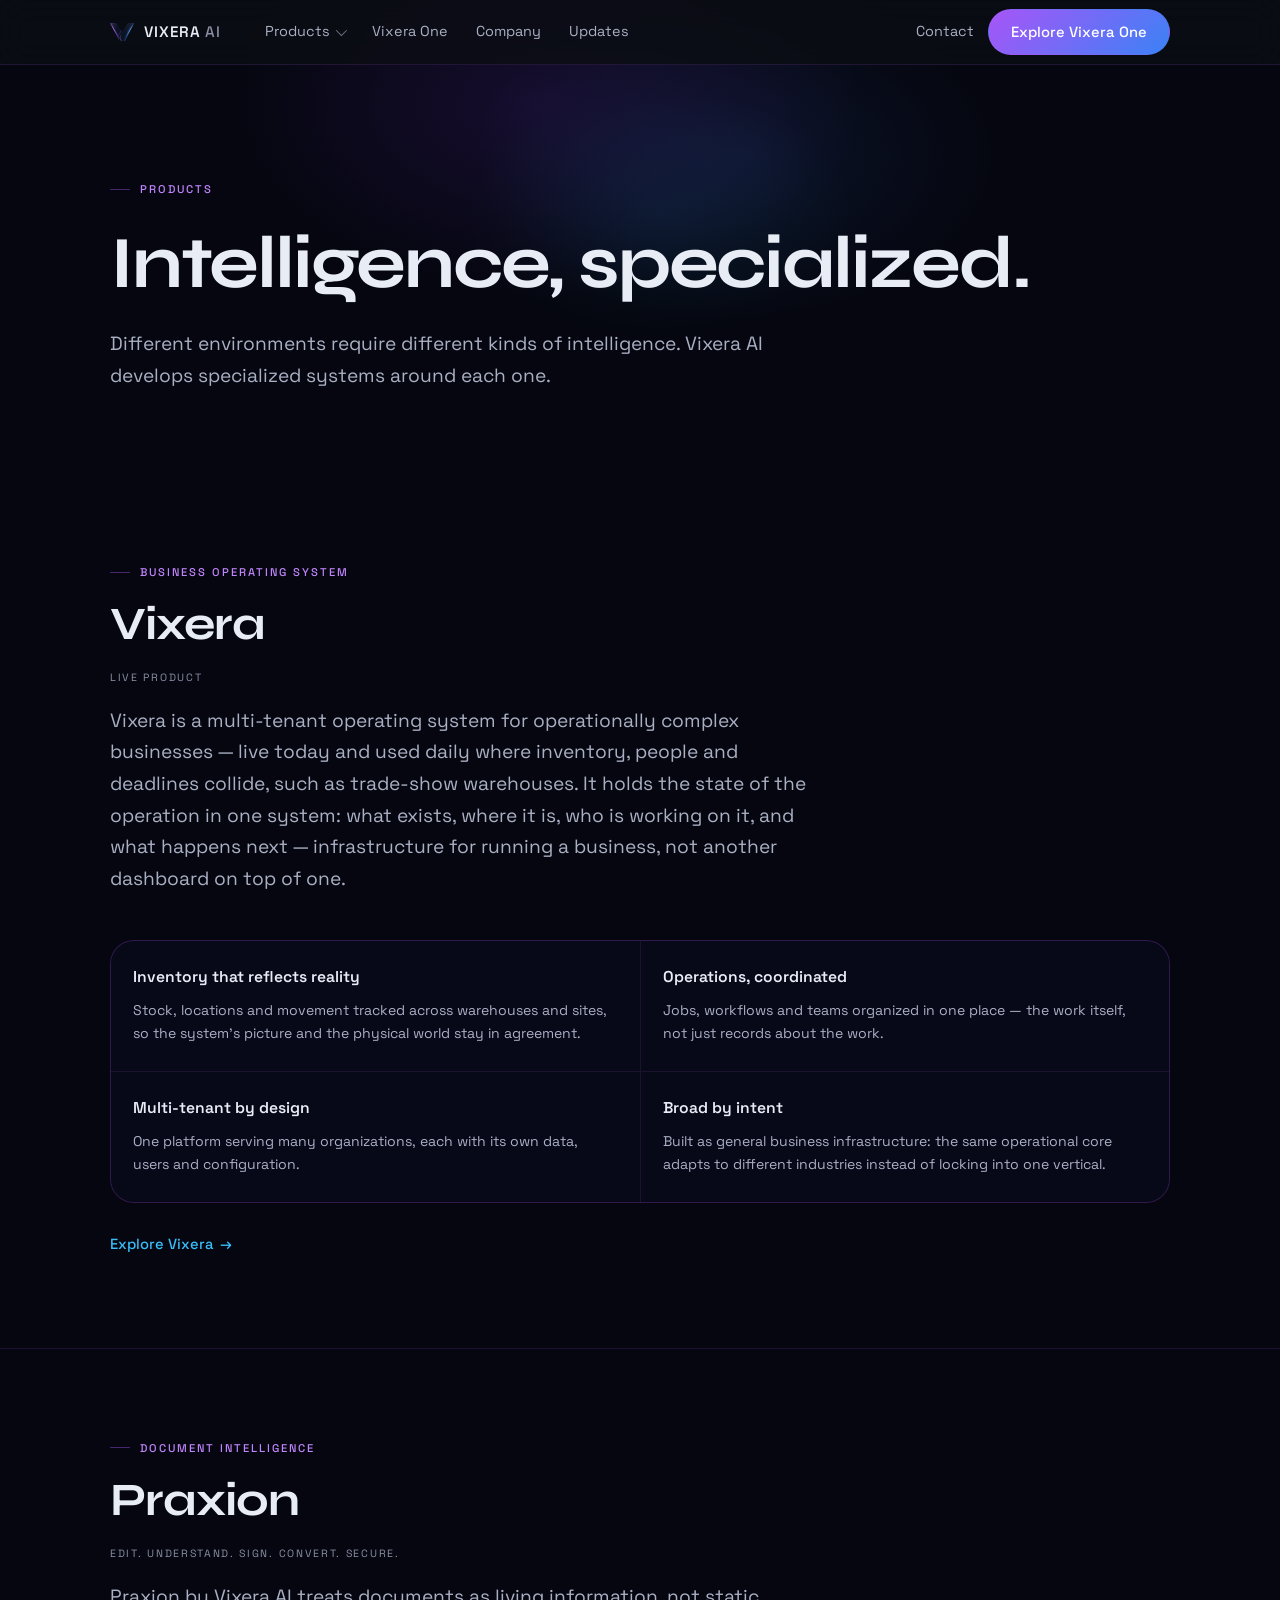
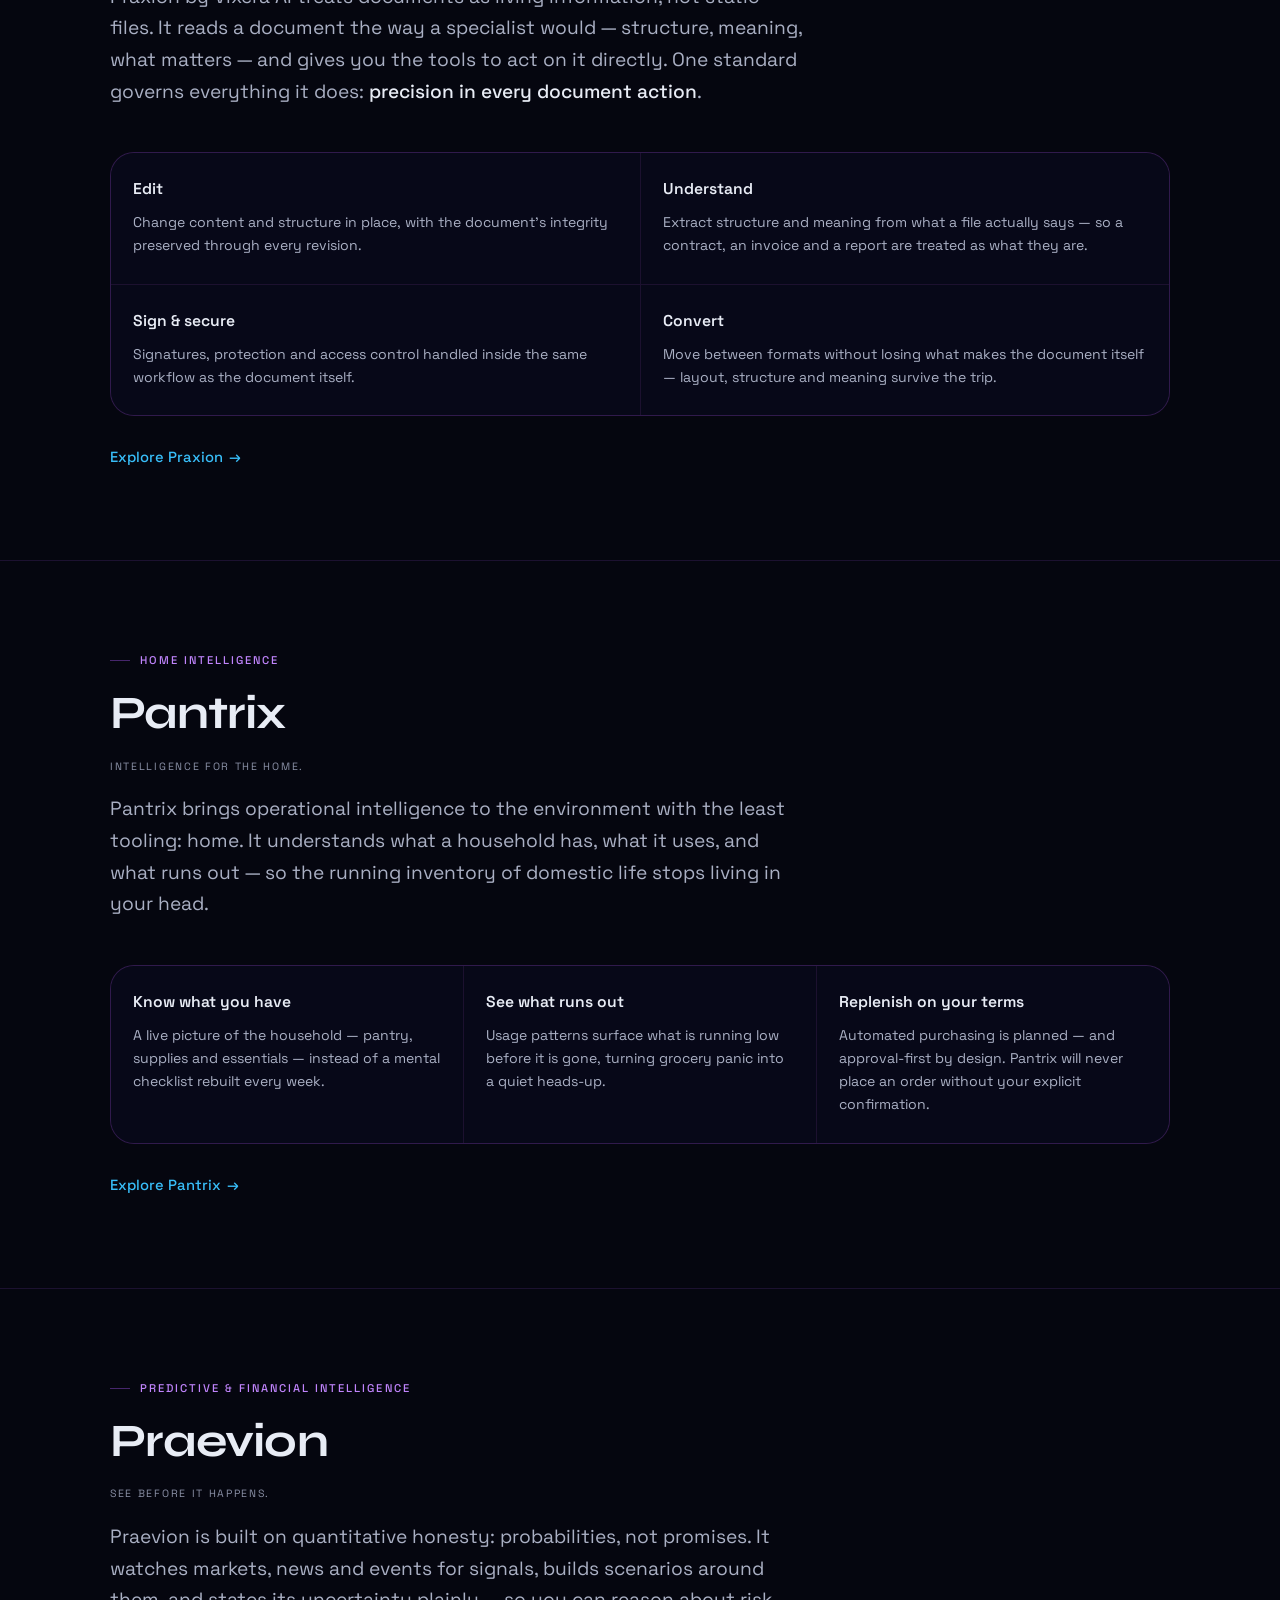
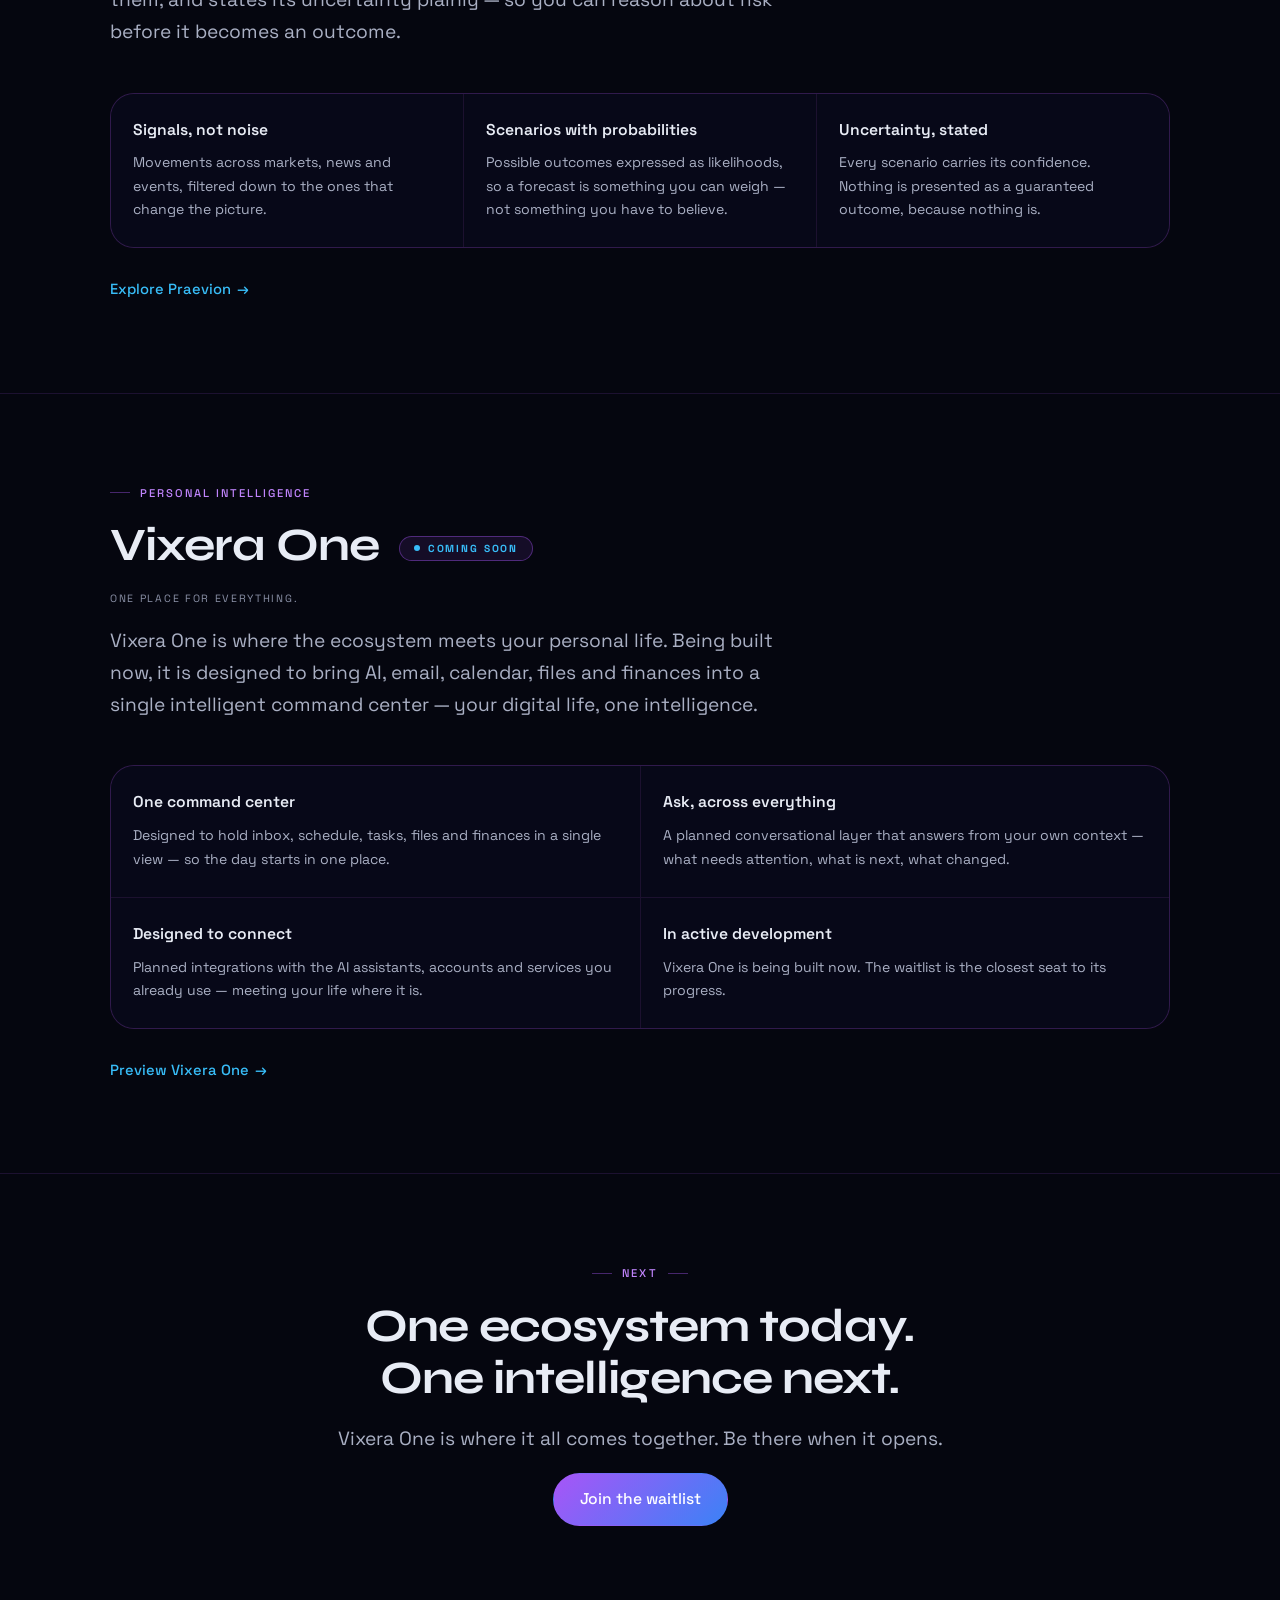
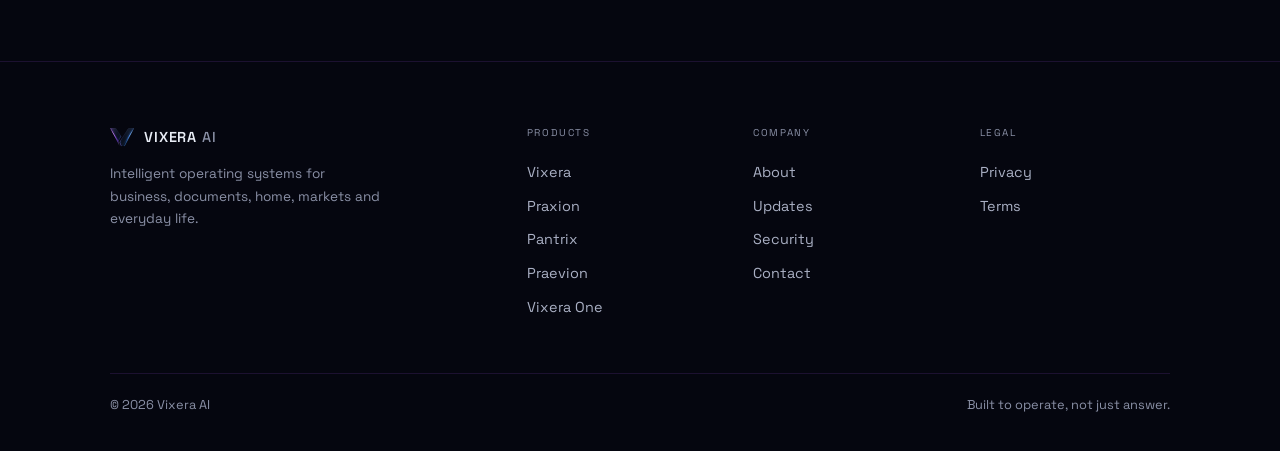
<file: products/index.html>
<!doctype html>
<html lang="en">
<head>
  <meta charset="utf-8">
  <meta name="viewport" content="width=device-width, initial-scale=1">
  <title>Products — Vixera AI</title>
  <meta name="description" content="The Vixera AI ecosystem: Vixera for business operations, Praxion for documents, Pantrix for the home, Praevion for predictive and financial intelligence, and Vixera One for everything personal.">
  <link rel="canonical" href="https://vixera.ai/products/">
  <meta property="og:type" content="website">
  <meta property="og:site_name" content="Vixera AI">
  <meta property="og:title" content="Products — Vixera AI">
  <meta property="og:description" content="Five specialized intelligence systems, one ecosystem: Vixera, Praxion, Pantrix, Praevion and Vixera One.">
  <meta property="og:url" content="https://vixera.ai/products/">
  <meta property="og:image" content="https://vixera.ai/assets/img/vixera-lockup.png">
  <meta name="twitter:card" content="summary_large_image">
  <meta name="twitter:title" content="Products — Vixera AI">
  <meta name="twitter:description" content="Five specialized intelligence systems, one ecosystem: Vixera, Praxion, Pantrix, Praevion and Vixera One.">
  <meta name="twitter:image" content="https://vixera.ai/assets/img/vixera-lockup.png">
  <link rel="icon" href="/favicon.ico" sizes="any">
  <link rel="apple-touch-icon" href="/assets/img/icon-192.png">
  <link rel="preconnect" href="https://fonts.googleapis.com">
  <link rel="preconnect" href="https://fonts.gstatic.com" crossorigin>
  <link rel="stylesheet" href="https://fonts.googleapis.com/css2?family=Syne:wght@700;800&family=Space+Grotesk:wght@300;400;500;600&family=Cormorant+Garamond:wght@300;400&display=swap">
  <link rel="stylesheet" href="/assets/css/site.css">
  <script type="application/ld+json">
  {
    "@context": "https://schema.org",
    "@type": "Organization",
    "name": "Vixera AI",
    "url": "https://vixera.ai/",
    "logo": "https://vixera.ai/assets/img/icon-512.png",
    "description": "Vixera AI builds intelligent operating systems for business, documents, home, markets and everyday life."
  }
  </script>
</head>
<body>
<a class="skip-link" href="#main">Skip to content</a>

<!-- ══ HEADER (shared chrome — keep identical on every page) ══ -->
<header class="site-header">
  <nav class="nav" aria-label="Primary">
    <a class="nav-logo" href="/">
      <img src="/assets/img/vixera-logo.png" alt="" width="24" height="24">
      <span><b>VIXERA</b> <i>AI</i></span>
    </a>
    <ul class="nav-links">
      <li>
        <button class="nav-item" data-mega-btn aria-expanded="false">Products <span class="caret" aria-hidden="true"></span></button>
        <div class="mega" data-mega aria-label="Products">
          <a href="/products/vixera/">
            <div class="m-cat">Business</div>
            <div class="m-name">Vixera</div>
            <div class="m-desc">Business Operating System</div>
          </a>
          <a href="/products/praxion/">
            <div class="m-cat">Documents</div>
            <div class="m-name">Praxion</div>
            <div class="m-desc">Document Intelligence</div>
          </a>
          <a href="/products/pantrix/">
            <div class="m-cat">Home</div>
            <div class="m-name">Pantrix</div>
            <div class="m-desc">Home Intelligence</div>
          </a>
          <a href="/products/praevion/">
            <div class="m-cat">Intelligence</div>
            <div class="m-name">Praevion</div>
            <div class="m-desc">Predictive &amp; Financial Intelligence</div>
          </a>
          <a href="/vixera-one/">
            <div class="m-cat">Personal</div>
            <div class="m-name">Vixera One <span class="soon-pill">Coming soon</span></div>
            <div class="m-desc">Personal Intelligence</div>
          </a>
          <a href="/products/">
            <div class="m-cat">Overview</div>
            <div class="m-name">All products</div>
            <div class="m-desc">The Vixera AI ecosystem</div>
          </a>
        </div>
      </li>
      <li><a href="/vixera-one/">Vixera One</a></li>
      <li><a href="/about/">Company</a></li>
      <li><a href="/updates/">Updates</a></li>
    </ul>
    <div class="nav-actions">
      <a class="nav-contact" href="/contact/">Contact</a>
      <a class="btn primary" href="/vixera-one/" data-track="vixera_one_preview_clicked">Explore Vixera One</a>
      <button class="nav-burger" data-burger aria-expanded="false" aria-label="Menu">
        <span></span><span></span><span></span>
      </button>
    </div>
  </nav>
  <div class="mobile-menu" data-mobile-menu>
    <div class="mm-group">
      <div class="mm-label">Products</div>
      <a href="/products/vixera/">Vixera <span class="mm-cat">Business</span></a>
      <a href="/products/praxion/">Praxion <span class="mm-cat">Documents</span></a>
      <a href="/products/pantrix/">Pantrix <span class="mm-cat">Home</span></a>
      <a href="/products/praevion/">Praevion <span class="mm-cat">Intelligence</span></a>
      <a href="/vixera-one/">Vixera One <span class="mm-cat">Coming soon</span></a>
    </div>
    <div class="mm-group">
      <div class="mm-label">Company</div>
      <a href="/about/">About</a>
      <a href="/updates/">Updates</a>
      <a href="/security/">Security</a>
      <a href="/contact/">Contact</a>
    </div>
    <div class="mm-cta">
      <a class="btn primary" href="/vixera-one/">Explore Vixera One</a>
      <a class="btn" href="/products/">All products</a>
    </div>
  </div>
</header>

<main id="main">

  <!-- ══ HERO ══ -->
  <section class="hero">
    <div class="hero-glow" aria-hidden="true"></div>
    <div class="container">
      <p class="eyebrow">Products</p>
      <h1 class="display">Intelligence, specialized.</h1>
      <p class="lead">Different environments require different kinds of intelligence. Vixera AI develops specialized systems around each one.</p>
    </div>
  </section>

  <!-- ══ VIXERA ══ -->
  <section class="section" id="vixera">
    <div class="container">
      <div class="section-head reveal">
        <p class="eyebrow">Business Operating System</p>
        <h2 class="h2">Vixera</h2>
        <p class="kicker">Live product</p>
        <p class="lead">Vixera is a multi-tenant operating system for operationally complex businesses — live today and used daily where inventory, people and deadlines collide, such as trade-show warehouses. It holds the state of the operation in one system: what exists, where it is, who is working on it, and what happens next — infrastructure for running a business, not another dashboard on top of one.</p>
      </div>
      <div class="feature-grid cols2 reveal">
        <div class="feature">
          <div class="f-title">Inventory that reflects reality</div>
          <div class="f-body">Stock, locations and movement tracked across warehouses and sites, so the system's picture and the physical world stay in agreement.</div>
        </div>
        <div class="feature">
          <div class="f-title">Operations, coordinated</div>
          <div class="f-body">Jobs, workflows and teams organized in one place — the work itself, not just records about the work.</div>
        </div>
        <div class="feature">
          <div class="f-title">Multi-tenant by design</div>
          <div class="f-body">One platform serving many organizations, each with its own data, users and configuration.</div>
        </div>
        <div class="feature">
          <div class="f-title">Broad by intent</div>
          <div class="f-body">Built as general business infrastructure: the same operational core adapts to different industries instead of locking into one vertical.</div>
        </div>
      </div>
      <p style="margin-top:28px"><a class="text-link" href="/products/vixera/">Explore Vixera <span class="arrow">→</span></a></p>
    </div>
  </section>

  <!-- ══ PRAXION ══ -->
  <section class="section" id="praxion">
    <div class="container">
      <div class="section-head reveal">
        <p class="eyebrow">Document Intelligence</p>
        <h2 class="h2">Praxion</h2>
        <p class="kicker">Edit. Understand. Sign. Convert. Secure.</p>
        <p class="lead">Praxion by Vixera AI treats documents as living information, not static files. It reads a document the way a specialist would — structure, meaning, what matters — and gives you the tools to act on it directly. One standard governs everything it does: <strong>precision in every document action</strong>.</p>
      </div>
      <div class="feature-grid cols2 reveal">
        <div class="feature">
          <div class="f-title">Edit</div>
          <div class="f-body">Change content and structure in place, with the document's integrity preserved through every revision.</div>
        </div>
        <div class="feature">
          <div class="f-title">Understand</div>
          <div class="f-body">Extract structure and meaning from what a file actually says — so a contract, an invoice and a report are treated as what they are.</div>
        </div>
        <div class="feature">
          <div class="f-title">Sign &amp; secure</div>
          <div class="f-body">Signatures, protection and access control handled inside the same workflow as the document itself.</div>
        </div>
        <div class="feature">
          <div class="f-title">Convert</div>
          <div class="f-body">Move between formats without losing what makes the document itself — layout, structure and meaning survive the trip.</div>
        </div>
      </div>
      <p style="margin-top:28px"><a class="text-link" href="/products/praxion/">Explore Praxion <span class="arrow">→</span></a></p>
    </div>
  </section>

  <!-- ══ PANTRIX ══ -->
  <section class="section" id="pantrix">
    <div class="container">
      <div class="section-head reveal">
        <p class="eyebrow">Home Intelligence</p>
        <h2 class="h2">Pantrix</h2>
        <p class="kicker">Intelligence for the home.</p>
        <p class="lead">Pantrix brings operational intelligence to the environment with the least tooling: home. It understands what a household has, what it uses, and what runs out — so the running inventory of domestic life stops living in your head.</p>
      </div>
      <div class="feature-grid reveal">
        <div class="feature">
          <div class="f-title">Know what you have</div>
          <div class="f-body">A live picture of the household — pantry, supplies and essentials — instead of a mental checklist rebuilt every week.</div>
        </div>
        <div class="feature">
          <div class="f-title">See what runs out</div>
          <div class="f-body">Usage patterns surface what is running low before it is gone, turning grocery panic into a quiet heads-up.</div>
        </div>
        <div class="feature">
          <div class="f-title">Replenish on your terms</div>
          <div class="f-body">Automated purchasing is planned — and approval-first by design. Pantrix will never place an order without your explicit confirmation.</div>
        </div>
      </div>
      <p style="margin-top:28px"><a class="text-link" href="/products/pantrix/">Explore Pantrix <span class="arrow">→</span></a></p>
    </div>
  </section>

  <!-- ══ PRAEVION ══ -->
  <section class="section" id="praevion">
    <div class="container">
      <div class="section-head reveal">
        <p class="eyebrow">Predictive &amp; Financial Intelligence</p>
        <h2 class="h2">Praevion</h2>
        <p class="kicker">See before it happens.</p>
        <p class="lead">Praevion is built on quantitative honesty: probabilities, not promises. It watches markets, news and events for signals, builds scenarios around them, and states its uncertainty plainly — so you can reason about risk before it becomes an outcome.</p>
      </div>
      <div class="feature-grid reveal">
        <div class="feature">
          <div class="f-title">Signals, not noise</div>
          <div class="f-body">Movements across markets, news and events, filtered down to the ones that change the picture.</div>
        </div>
        <div class="feature">
          <div class="f-title">Scenarios with probabilities</div>
          <div class="f-body">Possible outcomes expressed as likelihoods, so a forecast is something you can weigh — not something you have to believe.</div>
        </div>
        <div class="feature">
          <div class="f-title">Uncertainty, stated</div>
          <div class="f-body">Every scenario carries its confidence. Nothing is presented as a guaranteed outcome, because nothing is.</div>
        </div>
      </div>
      <p style="margin-top:28px"><a class="text-link" href="/products/praevion/">Explore Praevion <span class="arrow">→</span></a></p>
    </div>
  </section>

  <!-- ══ VIXERA ONE ══ -->
  <section class="section" id="vixera-one">
    <div class="container">
      <div class="section-head reveal">
        <p class="eyebrow">Personal Intelligence</p>
        <h2 class="h2">Vixera One <span class="badge-soon" style="vertical-align:middle; margin-left:10px">Coming soon</span></h2>
        <p class="kicker">One place for everything.</p>
        <p class="lead">Vixera One is where the ecosystem meets your personal life. Being built now, it is designed to bring AI, email, calendar, files and finances into a single intelligent command center — your digital life, one intelligence.</p>
      </div>
      <div class="feature-grid cols2 reveal">
        <div class="feature">
          <div class="f-title">One command center</div>
          <div class="f-body">Designed to hold inbox, schedule, tasks, files and finances in a single view — so the day starts in one place.</div>
        </div>
        <div class="feature">
          <div class="f-title">Ask, across everything</div>
          <div class="f-body">A planned conversational layer that answers from your own context — what needs attention, what is next, what changed.</div>
        </div>
        <div class="feature">
          <div class="f-title">Designed to connect</div>
          <div class="f-body">Planned integrations with the AI assistants, accounts and services you already use — meeting your life where it is.</div>
        </div>
        <div class="feature">
          <div class="f-title">In active development</div>
          <div class="f-body">Vixera One is being built now. The waitlist is the closest seat to its progress.</div>
        </div>
      </div>
      <p style="margin-top:28px"><a class="text-link" href="/vixera-one/">Preview Vixera One <span class="arrow">→</span></a></p>
    </div>
  </section>

  <!-- ══ WAITLIST CTA ══ -->
  <section class="section">
    <div class="container">
      <div class="section-head center reveal">
        <p class="eyebrow center">Next</p>
        <h2 class="h2">One ecosystem today.<br>One intelligence next.</h2>
        <p class="lead" style="margin-inline:auto">Vixera One is where it all comes together. Be there when it opens.</p>
        <a class="btn primary lg" href="/vixera-one/#waitlist" data-track="waitlist_opened">Join the waitlist</a>
      </div>
    </div>
  </section>

</main>

<!-- ══ FOOTER (shared chrome — keep identical on every page) ══ -->
<footer class="site-footer">
  <div class="container">
    <div class="footer-grid">
      <div class="footer-brand">
        <a class="nav-logo" href="/">
          <img src="/assets/img/vixera-logo.png" alt="" width="24" height="24">
          <span><b>VIXERA</b> <i>AI</i></span>
        </a>
        <p>Intelligent operating systems for business, documents, home, markets and everyday life.</p>
      </div>
      <div class="footer-col">
        <div class="f-head">Products</div>
        <a href="/products/vixera/">Vixera</a>
        <a href="/products/praxion/">Praxion</a>
        <a href="/products/pantrix/">Pantrix</a>
        <a href="/products/praevion/">Praevion</a>
        <a href="/vixera-one/">Vixera One</a>
      </div>
      <div class="footer-col">
        <div class="f-head">Company</div>
        <a href="/about/">About</a>
        <a href="/updates/">Updates</a>
        <a href="/security/">Security</a>
        <a href="/contact/">Contact</a>
      </div>
      <div class="footer-col">
        <div class="f-head">Legal</div>
        <a href="/privacy/">Privacy</a>
        <a href="/terms/">Terms</a>
      </div>
    </div>
    <div class="footer-bottom">
      <span>© <span data-year>2026</span> Vixera AI</span>
      <span>Built to operate, not just answer.</span>
    </div>
  </div>
</footer>

<script src="/assets/js/site.js" defer></script>
</body>
</html>
</file>
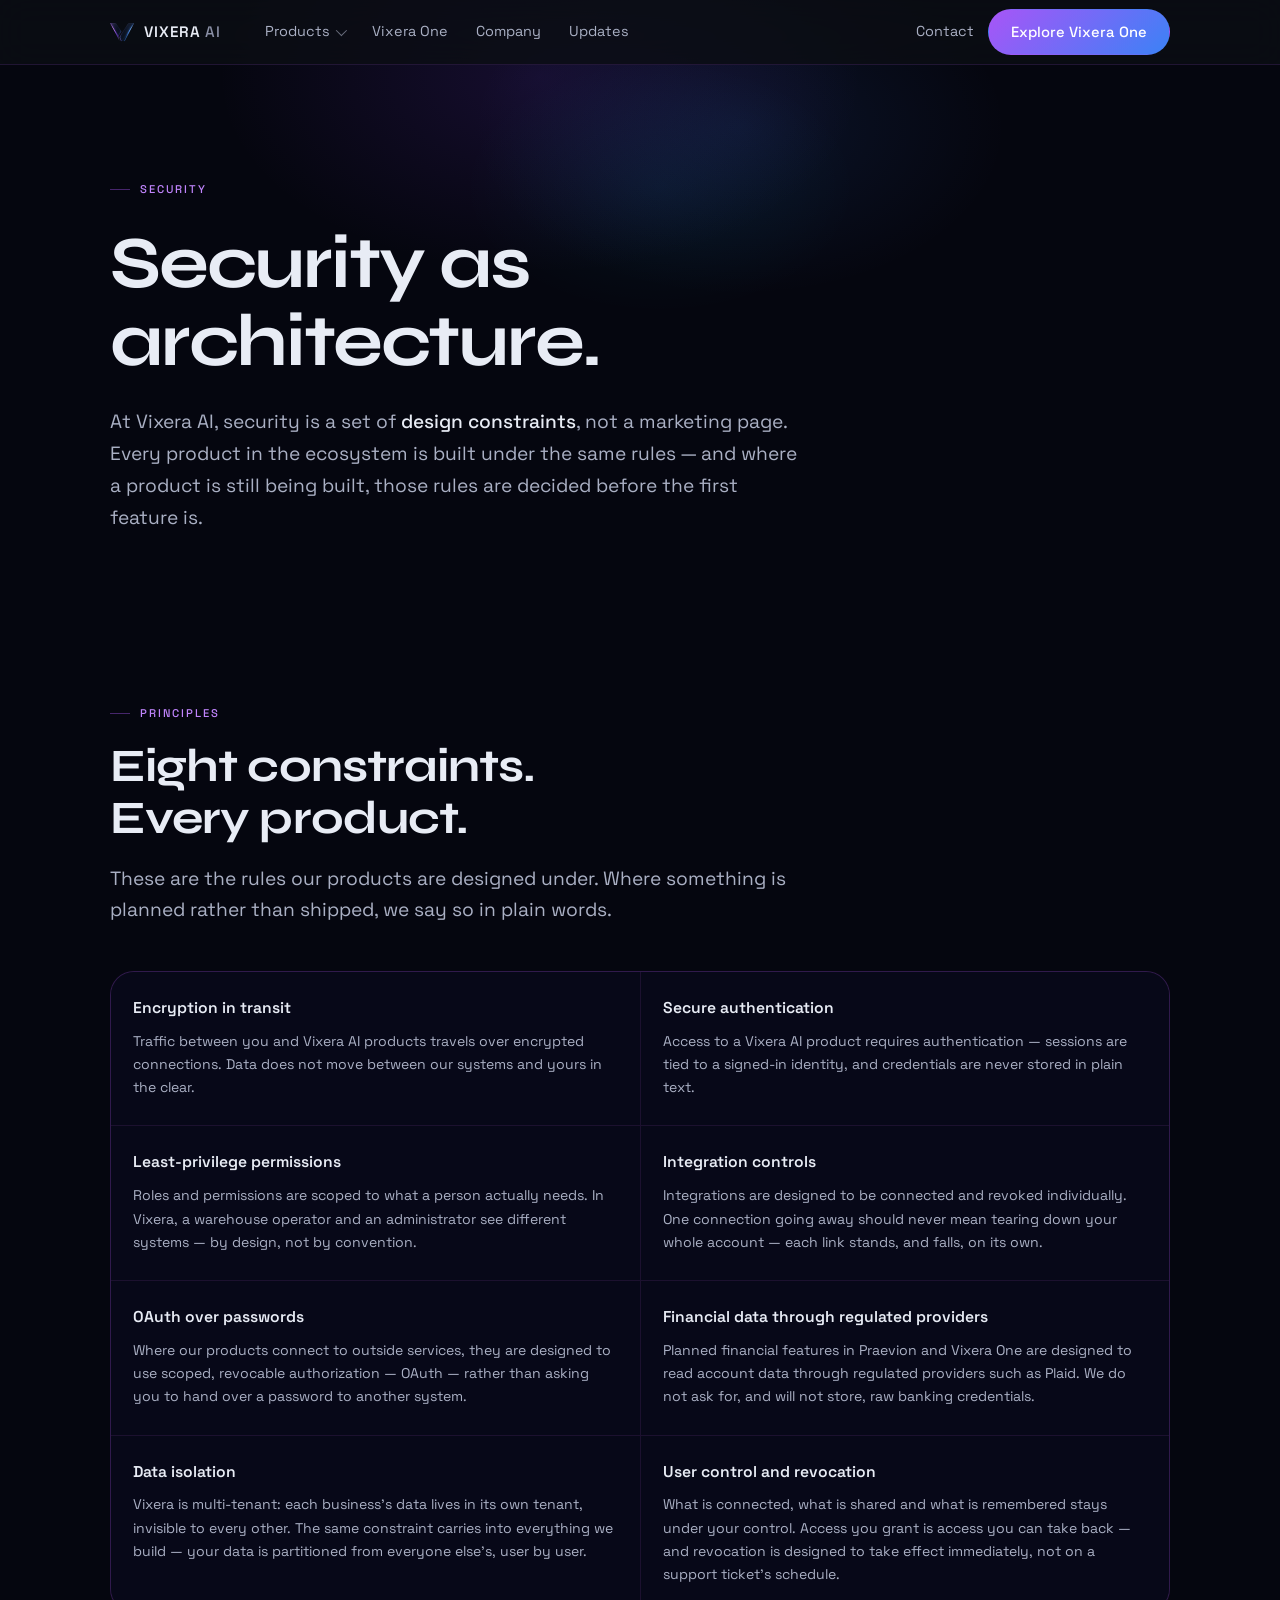
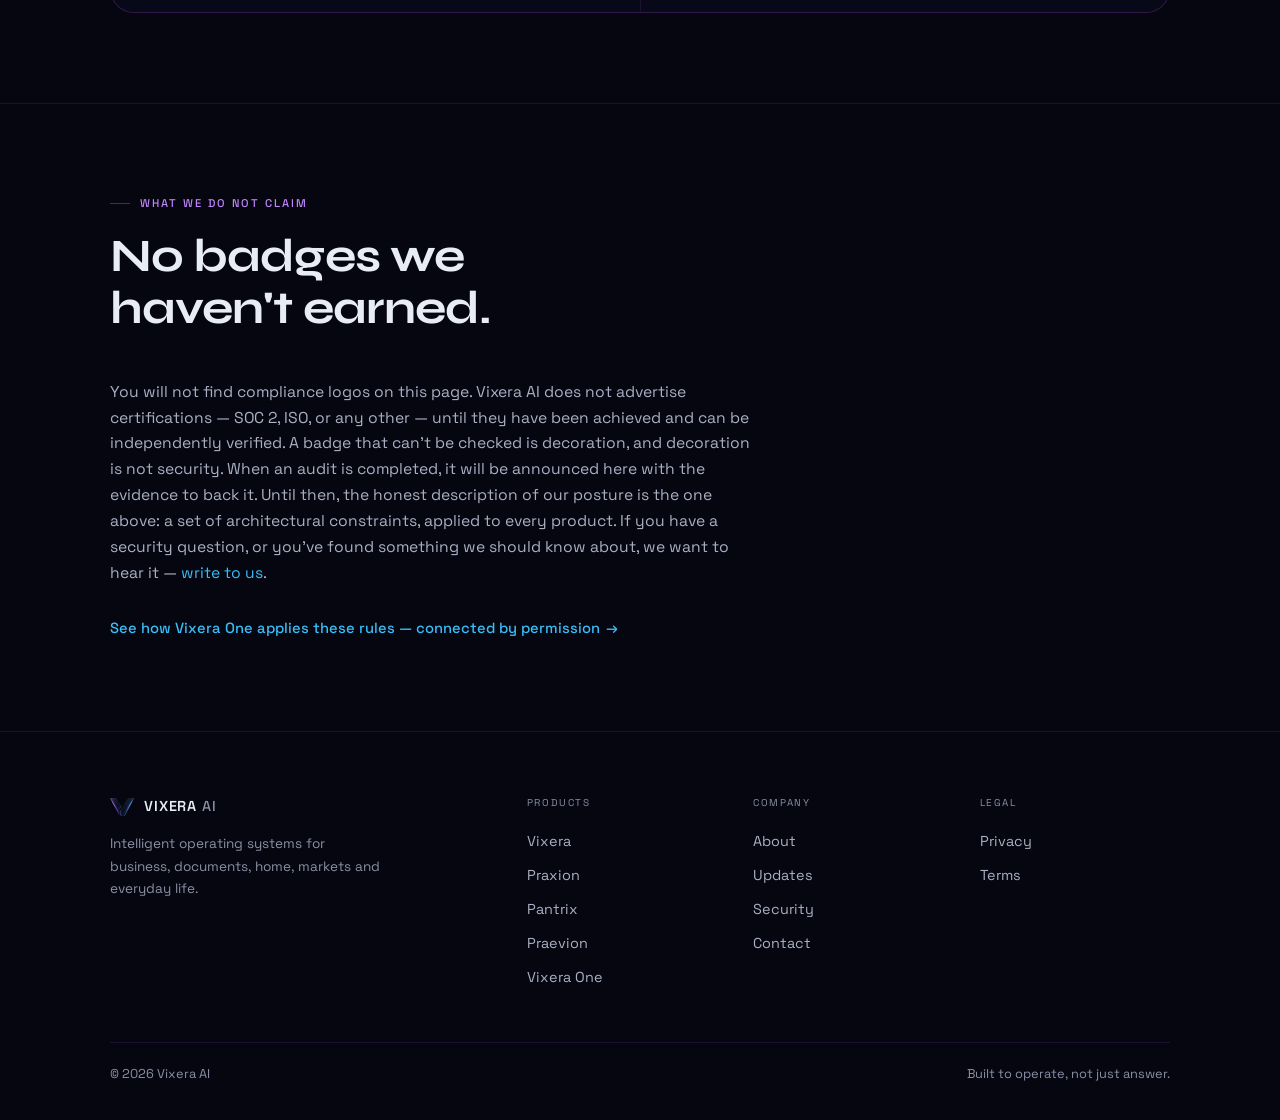
<file: security/index.html>
<!doctype html>
<html lang="en">
<head>
  <meta charset="utf-8">
  <meta name="viewport" content="width=device-width, initial-scale=1">
  <title>Security — Vixera AI</title>
  <meta name="description" content="Security at Vixera AI is a set of design constraints, not a marketing page: encryption in transit, least-privilege permissions, OAuth over passwords, tenant isolation and user-controlled revocation.">
  <link rel="canonical" href="https://vixera.ai/security/">
  <meta property="og:type" content="website">
  <meta property="og:site_name" content="Vixera AI">
  <meta property="og:title" content="Security — Vixera AI">
  <meta property="og:description" content="Security as architecture: the design constraints every Vixera AI product is built under — and the claims we refuse to make before they are verifiable.">
  <meta property="og:url" content="https://vixera.ai/security/">
  <meta property="og:image" content="https://vixera.ai/assets/img/vixera-lockup.png">
  <meta name="twitter:card" content="summary_large_image">
  <meta name="twitter:title" content="Security — Vixera AI">
  <meta name="twitter:description" content="Security as architecture: the design constraints every Vixera AI product is built under — and the claims we refuse to make before they are verifiable.">
  <meta name="twitter:image" content="https://vixera.ai/assets/img/vixera-lockup.png">
  <link rel="icon" href="/favicon.ico" sizes="any">
  <link rel="apple-touch-icon" href="/assets/img/icon-192.png">
  <link rel="preconnect" href="https://fonts.googleapis.com">
  <link rel="preconnect" href="https://fonts.gstatic.com" crossorigin>
  <link rel="stylesheet" href="https://fonts.googleapis.com/css2?family=Syne:wght@700;800&family=Space+Grotesk:wght@300;400;500;600&family=Cormorant+Garamond:wght@300;400&display=swap">
  <link rel="stylesheet" href="/assets/css/site.css">
  <script type="application/ld+json">
  {
    "@context": "https://schema.org",
    "@type": "Organization",
    "name": "Vixera AI",
    "url": "https://vixera.ai/",
    "logo": "https://vixera.ai/assets/img/icon-512.png",
    "description": "Vixera AI builds intelligent operating systems for business, documents, home, markets and everyday life."
  }
  </script>
</head>
<body>
<a class="skip-link" href="#main">Skip to content</a>

<!-- ══ HEADER (shared chrome — keep identical on every page) ══ -->
<header class="site-header">
  <nav class="nav" aria-label="Primary">
    <a class="nav-logo" href="/">
      <img src="/assets/img/vixera-logo.png" alt="" width="24" height="24">
      <span><b>VIXERA</b> <i>AI</i></span>
    </a>
    <ul class="nav-links">
      <li>
        <button class="nav-item" data-mega-btn aria-expanded="false">Products <span class="caret" aria-hidden="true"></span></button>
        <div class="mega" data-mega aria-label="Products">
          <a href="/products/vixera/">
            <div class="m-cat">Business</div>
            <div class="m-name">Vixera</div>
            <div class="m-desc">Business Operating System</div>
          </a>
          <a href="/products/praxion/">
            <div class="m-cat">Documents</div>
            <div class="m-name">Praxion</div>
            <div class="m-desc">Document Intelligence</div>
          </a>
          <a href="/products/pantrix/">
            <div class="m-cat">Home</div>
            <div class="m-name">Pantrix</div>
            <div class="m-desc">Home Intelligence</div>
          </a>
          <a href="/products/praevion/">
            <div class="m-cat">Intelligence</div>
            <div class="m-name">Praevion</div>
            <div class="m-desc">Predictive &amp; Financial Intelligence</div>
          </a>
          <a href="/vixera-one/">
            <div class="m-cat">Personal</div>
            <div class="m-name">Vixera One <span class="soon-pill">Coming soon</span></div>
            <div class="m-desc">Personal Intelligence</div>
          </a>
          <a href="/products/">
            <div class="m-cat">Overview</div>
            <div class="m-name">All products</div>
            <div class="m-desc">The Vixera AI ecosystem</div>
          </a>
        </div>
      </li>
      <li><a href="/vixera-one/">Vixera One</a></li>
      <li><a href="/about/">Company</a></li>
      <li><a href="/updates/">Updates</a></li>
    </ul>
    <div class="nav-actions">
      <a class="nav-contact" href="/contact/">Contact</a>
      <a class="btn primary" href="/vixera-one/" data-track="vixera_one_preview_clicked">Explore Vixera One</a>
      <button class="nav-burger" data-burger aria-expanded="false" aria-label="Menu">
        <span></span><span></span><span></span>
      </button>
    </div>
  </nav>
  <div class="mobile-menu" data-mobile-menu>
    <div class="mm-group">
      <div class="mm-label">Products</div>
      <a href="/products/vixera/">Vixera <span class="mm-cat">Business</span></a>
      <a href="/products/praxion/">Praxion <span class="mm-cat">Documents</span></a>
      <a href="/products/pantrix/">Pantrix <span class="mm-cat">Home</span></a>
      <a href="/products/praevion/">Praevion <span class="mm-cat">Intelligence</span></a>
      <a href="/vixera-one/">Vixera One <span class="mm-cat">Coming soon</span></a>
    </div>
    <div class="mm-group">
      <div class="mm-label">Company</div>
      <a href="/about/">About</a>
      <a href="/updates/">Updates</a>
      <a href="/security/">Security</a>
      <a href="/contact/">Contact</a>
    </div>
    <div class="mm-cta">
      <a class="btn primary" href="/vixera-one/">Explore Vixera One</a>
      <a class="btn" href="/products/">All products</a>
    </div>
  </div>
</header>

<main id="main">

  <!-- ══ HERO ══ -->
  <section class="hero">
    <div class="hero-glow" aria-hidden="true"></div>
    <div class="container">
      <p class="eyebrow">Security</p>
      <h1 class="display">Security as<br>architecture.</h1>
      <p class="lead">At Vixera AI, security is a set of <strong>design constraints</strong>, not a marketing page. Every product in the ecosystem is built under the same rules — and where a product is still being built, those rules are decided before the first feature is.</p>
    </div>
  </section>

  <!-- ══ PRINCIPLES ══ -->
  <section class="section">
    <div class="container">
      <div class="section-head reveal">
        <p class="eyebrow">Principles</p>
        <h2 class="h2">Eight constraints.<br>Every product.</h2>
        <p class="lead">These are the rules our products are designed under. Where something is planned rather than shipped, we say so in plain words.</p>
      </div>

      <div class="feature-grid cols2 reveal">
        <div class="feature">
          <div class="f-title">Encryption in transit</div>
          <div class="f-body">Traffic between you and Vixera AI products travels over encrypted connections. Data does not move between our systems and yours in the clear.</div>
        </div>
        <div class="feature">
          <div class="f-title">Secure authentication</div>
          <div class="f-body">Access to a Vixera AI product requires authentication — sessions are tied to a signed-in identity, and credentials are never stored in plain text.</div>
        </div>
        <div class="feature">
          <div class="f-title">Least-privilege permissions</div>
          <div class="f-body">Roles and permissions are scoped to what a person actually needs. In Vixera, a warehouse operator and an administrator see different systems — by design, not by convention.</div>
        </div>
        <div class="feature">
          <div class="f-title">Integration controls</div>
          <div class="f-body">Integrations are designed to be connected and revoked individually. One connection going away should never mean tearing down your whole account — each link stands, and falls, on its own.</div>
        </div>
        <div class="feature">
          <div class="f-title">OAuth over passwords</div>
          <div class="f-body">Where our products connect to outside services, they are designed to use scoped, revocable authorization — OAuth — rather than asking you to hand over a password to another system.</div>
        </div>
        <div class="feature">
          <div class="f-title">Financial data through regulated providers</div>
          <div class="f-body">Planned financial features in Praevion and Vixera One are designed to read account data through regulated providers such as Plaid. We do not ask for, and will not store, raw banking credentials.</div>
        </div>
        <div class="feature">
          <div class="f-title">Data isolation</div>
          <div class="f-body">Vixera is multi-tenant: each business's data lives in its own tenant, invisible to every other. The same constraint carries into everything we build — your data is partitioned from everyone else's, user by user.</div>
        </div>
        <div class="feature">
          <div class="f-title">User control and revocation</div>
          <div class="f-body">What is connected, what is shared and what is remembered stays under your control. Access you grant is access you can take back — and revocation is designed to take effect immediately, not on a support ticket's schedule.</div>
        </div>
      </div>
    </div>
  </section>

  <!-- ══ WHAT WE DO NOT CLAIM ══ -->
  <section class="section">
    <div class="container">
      <div class="section-head reveal">
        <p class="eyebrow">What we do not claim</p>
        <h2 class="h2">No badges we haven't earned.</h2>
      </div>
      <div class="prose reveal">
        <p>You will not find compliance logos on this page. Vixera AI does not advertise certifications — SOC&nbsp;2, ISO, or any other — until they have been achieved and can be independently verified. A badge that can't be checked is decoration, and decoration is not security. When an audit is completed, it will be announced here with the evidence to back it. Until then, the honest description of our posture is the one above: a set of architectural constraints, applied to every product. If you have a security question, or you've found something we should know about, we want to hear it — <a href="/contact/">write to us</a>.</p>
      </div>
      <p class="reveal" style="margin-top:28px;">
        <a class="text-link" href="/vixera-one/">See how Vixera One applies these rules — connected by permission <span class="arrow">→</span></a>
      </p>
    </div>
  </section>

</main>

<!-- ══ FOOTER (shared chrome — keep identical on every page) ══ -->
<footer class="site-footer">
  <div class="container">
    <div class="footer-grid">
      <div class="footer-brand">
        <a class="nav-logo" href="/">
          <img src="/assets/img/vixera-logo.png" alt="" width="24" height="24">
          <span><b>VIXERA</b> <i>AI</i></span>
        </a>
        <p>Intelligent operating systems for business, documents, home, markets and everyday life.</p>
      </div>
      <div class="footer-col">
        <div class="f-head">Products</div>
        <a href="/products/vixera/">Vixera</a>
        <a href="/products/praxion/">Praxion</a>
        <a href="/products/pantrix/">Pantrix</a>
        <a href="/products/praevion/">Praevion</a>
        <a href="/vixera-one/">Vixera One</a>
      </div>
      <div class="footer-col">
        <div class="f-head">Company</div>
        <a href="/about/">About</a>
        <a href="/updates/">Updates</a>
        <a href="/security/">Security</a>
        <a href="/contact/">Contact</a>
      </div>
      <div class="footer-col">
        <div class="f-head">Legal</div>
        <a href="/privacy/">Privacy</a>
        <a href="/terms/">Terms</a>
      </div>
    </div>
    <div class="footer-bottom">
      <span>© <span data-year>2026</span> Vixera AI</span>
      <span>Built to operate, not just answer.</span>
    </div>
  </div>
</footer>

<script src="/assets/js/site.js" defer></script>
</body>
</html>
</file>
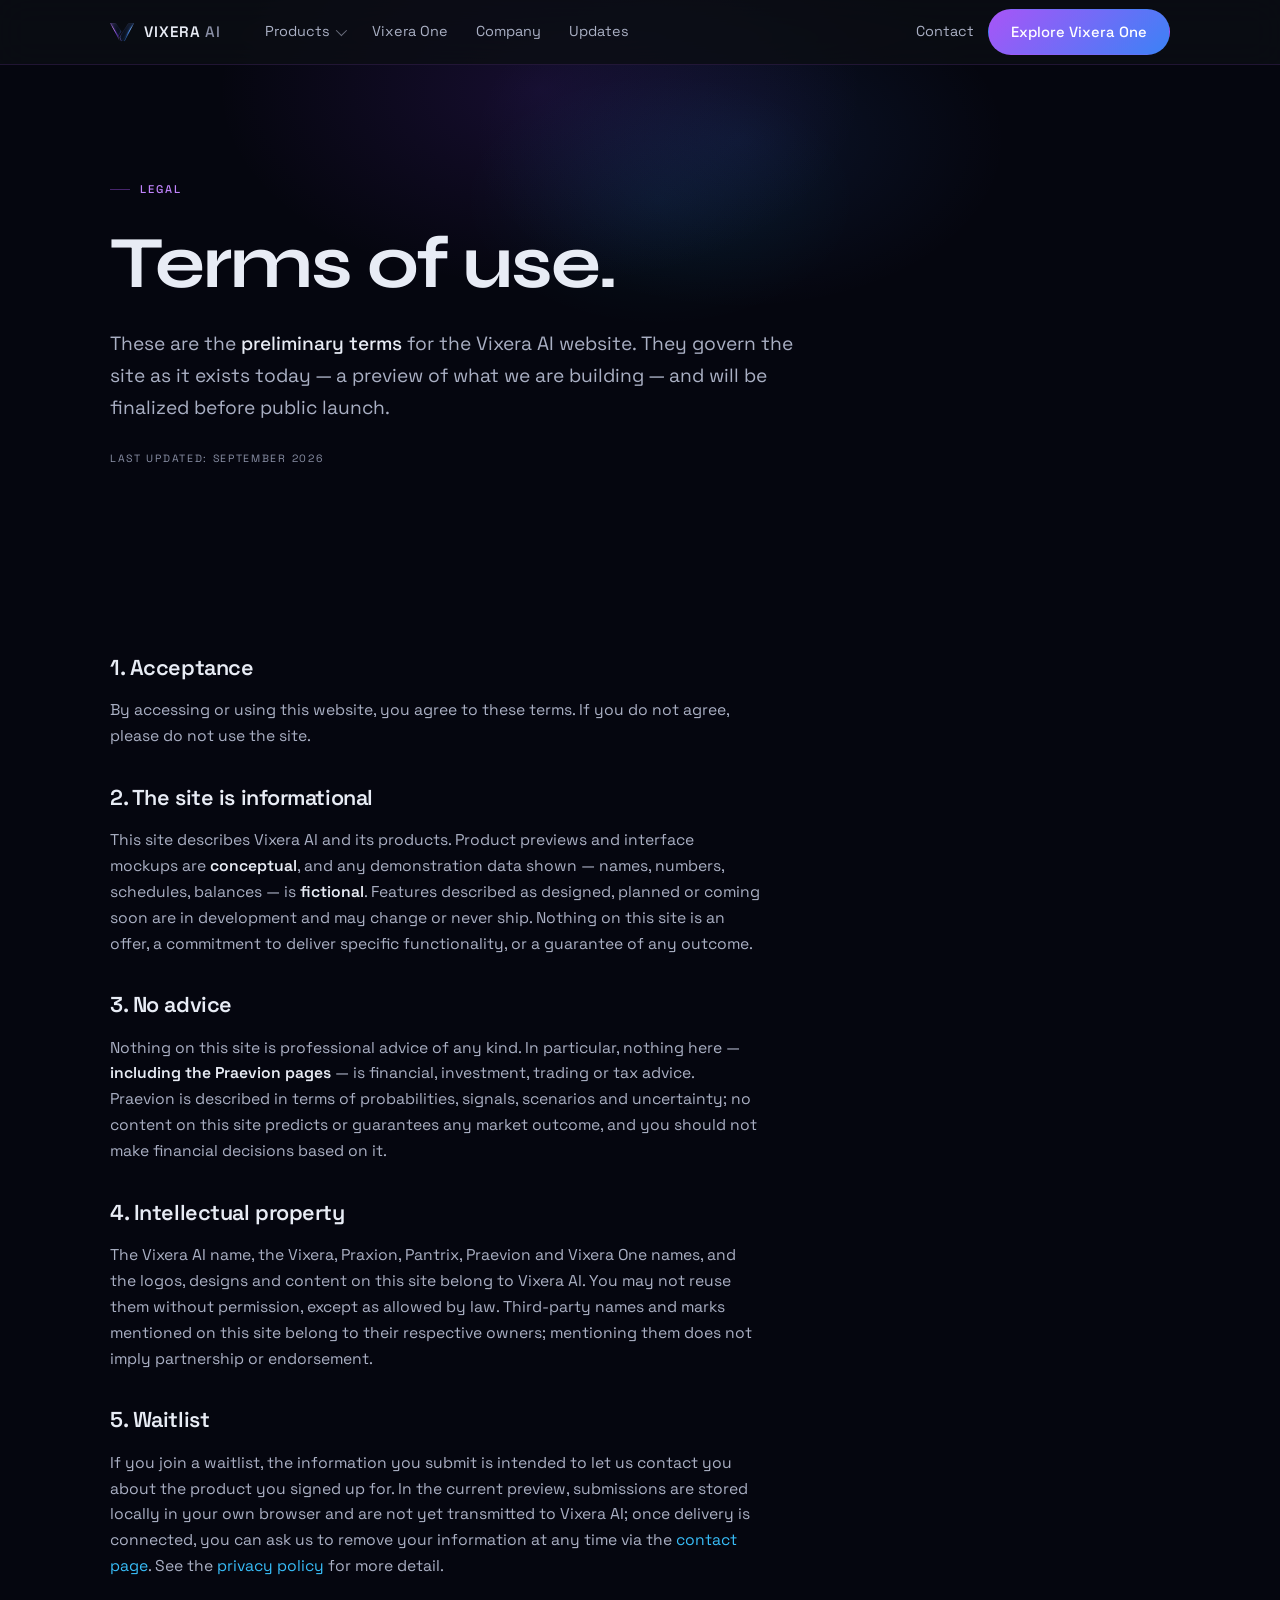
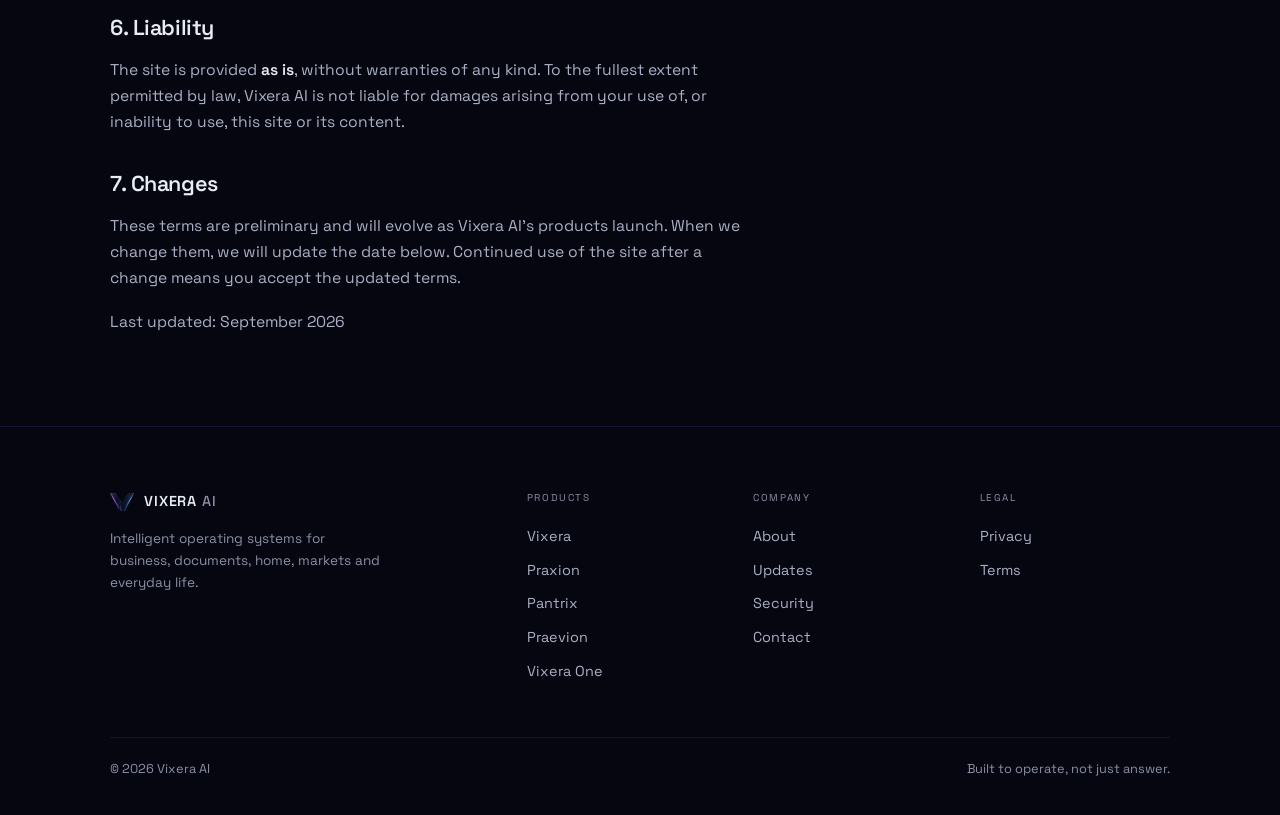
<file: terms/index.html>
<!doctype html>
<html lang="en">
<head>
  <meta charset="utf-8">
  <meta name="viewport" content="width=device-width, initial-scale=1">
  <title>Terms — Vixera AI</title>
  <meta name="description" content="Preliminary terms of use for the Vixera AI website. Covers acceptance, informational content, intellectual property, waitlist data and liability.">
  <link rel="canonical" href="https://vixera.ai/terms/">
  <meta property="og:type" content="website">
  <meta property="og:site_name" content="Vixera AI">
  <meta property="og:title" content="Terms — Vixera AI">
  <meta property="og:description" content="Preliminary terms of use for the Vixera AI website.">
  <meta property="og:url" content="https://vixera.ai/terms/">
  <meta property="og:image" content="https://vixera.ai/assets/img/vixera-lockup.png">
  <meta name="twitter:card" content="summary_large_image">
  <meta name="twitter:title" content="Terms — Vixera AI">
  <meta name="twitter:description" content="Preliminary terms of use for the Vixera AI website.">
  <meta name="twitter:image" content="https://vixera.ai/assets/img/vixera-lockup.png">
  <link rel="icon" href="/favicon.ico" sizes="any">
  <link rel="apple-touch-icon" href="/assets/img/icon-192.png">
  <link rel="preconnect" href="https://fonts.googleapis.com">
  <link rel="preconnect" href="https://fonts.gstatic.com" crossorigin>
  <link rel="stylesheet" href="https://fonts.googleapis.com/css2?family=Syne:wght@700;800&family=Space+Grotesk:wght@300;400;500;600&family=Cormorant+Garamond:wght@300;400&display=swap">
  <link rel="stylesheet" href="/assets/css/site.css">
  <script type="application/ld+json">
  {
    "@context": "https://schema.org",
    "@type": "Organization",
    "name": "Vixera AI",
    "url": "https://vixera.ai/",
    "logo": "https://vixera.ai/assets/img/icon-512.png",
    "description": "Vixera AI builds intelligent operating systems for business, documents, home, markets and everyday life."
  }
  </script>
</head>
<body>
<a class="skip-link" href="#main">Skip to content</a>

<!-- ══ HEADER (shared chrome — keep identical on every page) ══ -->
<header class="site-header">
  <nav class="nav" aria-label="Primary">
    <a class="nav-logo" href="/">
      <img src="/assets/img/vixera-logo.png" alt="" width="24" height="24">
      <span><b>VIXERA</b> <i>AI</i></span>
    </a>
    <ul class="nav-links">
      <li>
        <button class="nav-item" data-mega-btn aria-expanded="false">Products <span class="caret" aria-hidden="true"></span></button>
        <div class="mega" data-mega aria-label="Products">
          <a href="/products/vixera/">
            <div class="m-cat">Business</div>
            <div class="m-name">Vixera</div>
            <div class="m-desc">Business Operating System</div>
          </a>
          <a href="/products/praxion/">
            <div class="m-cat">Documents</div>
            <div class="m-name">Praxion</div>
            <div class="m-desc">Document Intelligence</div>
          </a>
          <a href="/products/pantrix/">
            <div class="m-cat">Home</div>
            <div class="m-name">Pantrix</div>
            <div class="m-desc">Home Intelligence</div>
          </a>
          <a href="/products/praevion/">
            <div class="m-cat">Intelligence</div>
            <div class="m-name">Praevion</div>
            <div class="m-desc">Predictive &amp; Financial Intelligence</div>
          </a>
          <a href="/vixera-one/">
            <div class="m-cat">Personal</div>
            <div class="m-name">Vixera One <span class="soon-pill">Coming soon</span></div>
            <div class="m-desc">Personal Intelligence</div>
          </a>
          <a href="/products/">
            <div class="m-cat">Overview</div>
            <div class="m-name">All products</div>
            <div class="m-desc">The Vixera AI ecosystem</div>
          </a>
        </div>
      </li>
      <li><a href="/vixera-one/">Vixera One</a></li>
      <li><a href="/about/">Company</a></li>
      <li><a href="/updates/">Updates</a></li>
    </ul>
    <div class="nav-actions">
      <a class="nav-contact" href="/contact/">Contact</a>
      <a class="btn primary" href="/vixera-one/" data-track="vixera_one_preview_clicked">Explore Vixera One</a>
      <button class="nav-burger" data-burger aria-expanded="false" aria-label="Menu">
        <span></span><span></span><span></span>
      </button>
    </div>
  </nav>
  <div class="mobile-menu" data-mobile-menu>
    <div class="mm-group">
      <div class="mm-label">Products</div>
      <a href="/products/vixera/">Vixera <span class="mm-cat">Business</span></a>
      <a href="/products/praxion/">Praxion <span class="mm-cat">Documents</span></a>
      <a href="/products/pantrix/">Pantrix <span class="mm-cat">Home</span></a>
      <a href="/products/praevion/">Praevion <span class="mm-cat">Intelligence</span></a>
      <a href="/vixera-one/">Vixera One <span class="mm-cat">Coming soon</span></a>
    </div>
    <div class="mm-group">
      <div class="mm-label">Company</div>
      <a href="/about/">About</a>
      <a href="/updates/">Updates</a>
      <a href="/security/">Security</a>
      <a href="/contact/">Contact</a>
    </div>
    <div class="mm-cta">
      <a class="btn primary" href="/vixera-one/">Explore Vixera One</a>
      <a class="btn" href="/products/">All products</a>
    </div>
  </div>
</header>

<main id="main">

  <!-- ══ HERO ══ -->
  <section class="hero">
    <div class="hero-glow" aria-hidden="true"></div>
    <div class="container">
      <p class="eyebrow">Legal</p>
      <h1 class="display">Terms of use.</h1>
      <p class="lead">These are the <strong>preliminary terms</strong> for the Vixera AI website. They govern the site as it exists today — a preview of what we are building — and will be finalized before public launch.</p>
      <p class="kicker">Last updated: September 2026</p>
    </div>
  </section>

  <!-- ══ TERMS BODY ══ -->
  <section class="section">
    <div class="container">
      <div class="prose reveal">

        <h2>1. Acceptance</h2>
        <p>By accessing or using this website, you agree to these terms. If you do not agree, please do not use the site.</p>

        <h2>2. The site is informational</h2>
        <p>This site describes Vixera AI and its products. Product previews and interface mockups are <strong>conceptual</strong>, and any demonstration data shown — names, numbers, schedules, balances — is <strong>fictional</strong>. Features described as designed, planned or coming soon are in development and may change or never ship. Nothing on this site is an offer, a commitment to deliver specific functionality, or a guarantee of any outcome.</p>

        <h2>3. No advice</h2>
        <p>Nothing on this site is professional advice of any kind. In particular, nothing here — <strong>including the Praevion pages</strong> — is financial, investment, trading or tax advice. Praevion is described in terms of probabilities, signals, scenarios and uncertainty; no content on this site predicts or guarantees any market outcome, and you should not make financial decisions based on it.</p>

        <h2>4. Intellectual property</h2>
        <p>The Vixera AI name, the Vixera, Praxion, Pantrix, Praevion and Vixera One names, and the logos, designs and content on this site belong to Vixera AI. You may not reuse them without permission, except as allowed by law. Third-party names and marks mentioned on this site belong to their respective owners; mentioning them does not imply partnership or endorsement.</p>

        <h2>5. Waitlist</h2>
        <p>If you join a waitlist, the information you submit is intended to let us contact you about the product you signed up for. In the current preview, submissions are stored locally in your own browser and are not yet transmitted to Vixera AI; once delivery is connected, you can ask us to remove your information at any time via the <a href="/contact/">contact page</a>. See the <a href="/privacy/">privacy policy</a> for more detail.</p>

        <h2>6. Liability</h2>
        <p>The site is provided <strong>as is</strong>, without warranties of any kind. To the fullest extent permitted by law, Vixera AI is not liable for damages arising from your use of, or inability to use, this site or its content.</p>

        <h2>7. Changes</h2>
        <p>These terms are preliminary and will evolve as Vixera AI's products launch. When we change them, we will update the date below. Continued use of the site after a change means you accept the updated terms.</p>
        <p class="dim">Last updated: September 2026</p>

      </div>
    </div>
  </section>

</main>

<!-- ══ FOOTER (shared chrome — keep identical on every page) ══ -->
<footer class="site-footer">
  <div class="container">
    <div class="footer-grid">
      <div class="footer-brand">
        <a class="nav-logo" href="/">
          <img src="/assets/img/vixera-logo.png" alt="" width="24" height="24">
          <span><b>VIXERA</b> <i>AI</i></span>
        </a>
        <p>Intelligent operating systems for business, documents, home, markets and everyday life.</p>
      </div>
      <div class="footer-col">
        <div class="f-head">Products</div>
        <a href="/products/vixera/">Vixera</a>
        <a href="/products/praxion/">Praxion</a>
        <a href="/products/pantrix/">Pantrix</a>
        <a href="/products/praevion/">Praevion</a>
        <a href="/vixera-one/">Vixera One</a>
      </div>
      <div class="footer-col">
        <div class="f-head">Company</div>
        <a href="/about/">About</a>
        <a href="/updates/">Updates</a>
        <a href="/security/">Security</a>
        <a href="/contact/">Contact</a>
      </div>
      <div class="footer-col">
        <div class="f-head">Legal</div>
        <a href="/privacy/">Privacy</a>
        <a href="/terms/">Terms</a>
      </div>
    </div>
    <div class="footer-bottom">
      <span>© <span data-year>2026</span> Vixera AI</span>
      <span>Built to operate, not just answer.</span>
    </div>
  </div>
</footer>

<script src="/assets/js/site.js" defer></script>
</body>
</html>
</file>
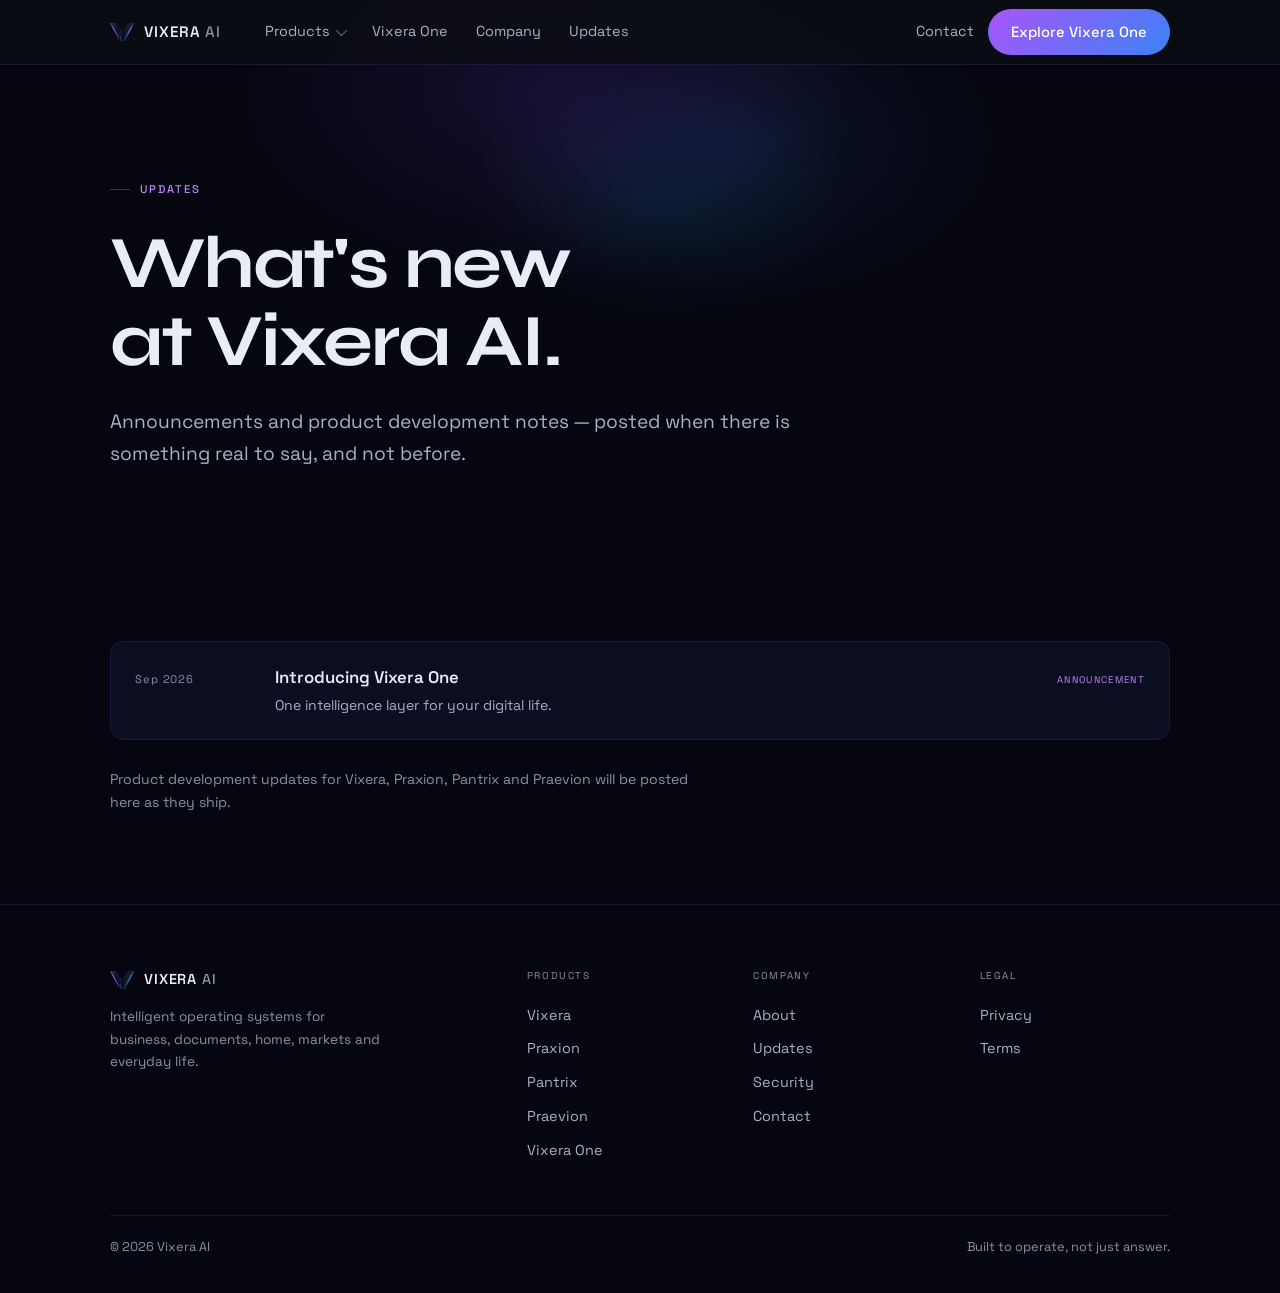
<file: updates/index.html>
<!doctype html>
<html lang="en">
<head>
  <meta charset="utf-8">
  <meta name="viewport" content="width=device-width, initial-scale=1">
  <title>Updates — Vixera AI</title>
  <meta name="description" content="Announcements and product development notes from Vixera AI — updates on Vixera, Praxion, Pantrix, Praevion and Vixera One as they ship.">
  <link rel="canonical" href="https://vixera.ai/updates/">
  <meta property="og:type" content="website">
  <meta property="og:site_name" content="Vixera AI">
  <meta property="og:title" content="Updates — Vixera AI">
  <meta property="og:description" content="Announcements and product development notes from Vixera AI.">
  <meta property="og:url" content="https://vixera.ai/updates/">
  <meta property="og:image" content="https://vixera.ai/assets/img/vixera-lockup.png">
  <meta name="twitter:card" content="summary_large_image">
  <meta name="twitter:title" content="Updates — Vixera AI">
  <meta name="twitter:description" content="Announcements and product development notes from Vixera AI.">
  <meta name="twitter:image" content="https://vixera.ai/assets/img/vixera-lockup.png">
  <link rel="icon" href="/favicon.ico" sizes="any">
  <link rel="apple-touch-icon" href="/assets/img/icon-192.png">
  <link rel="preconnect" href="https://fonts.googleapis.com">
  <link rel="preconnect" href="https://fonts.gstatic.com" crossorigin>
  <link rel="stylesheet" href="https://fonts.googleapis.com/css2?family=Syne:wght@700;800&family=Space+Grotesk:wght@300;400;500;600&family=Cormorant+Garamond:wght@300;400&display=swap">
  <link rel="stylesheet" href="/assets/css/site.css">
  <script type="application/ld+json">
  {
    "@context": "https://schema.org",
    "@type": "Organization",
    "name": "Vixera AI",
    "url": "https://vixera.ai/",
    "logo": "https://vixera.ai/assets/img/icon-512.png",
    "description": "Vixera AI builds intelligent operating systems for business, documents, home, markets and everyday life."
  }
  </script>
</head>
<body>
<a class="skip-link" href="#main">Skip to content</a>

<!-- ══ HEADER (shared chrome — keep identical on every page) ══ -->
<header class="site-header">
  <nav class="nav" aria-label="Primary">
    <a class="nav-logo" href="/">
      <img src="/assets/img/vixera-logo.png" alt="" width="24" height="24">
      <span><b>VIXERA</b> <i>AI</i></span>
    </a>
    <ul class="nav-links">
      <li>
        <button class="nav-item" data-mega-btn aria-expanded="false">Products <span class="caret" aria-hidden="true"></span></button>
        <div class="mega" data-mega aria-label="Products">
          <a href="/products/vixera/">
            <div class="m-cat">Business</div>
            <div class="m-name">Vixera</div>
            <div class="m-desc">Business Operating System</div>
          </a>
          <a href="/products/praxion/">
            <div class="m-cat">Documents</div>
            <div class="m-name">Praxion</div>
            <div class="m-desc">Document Intelligence</div>
          </a>
          <a href="/products/pantrix/">
            <div class="m-cat">Home</div>
            <div class="m-name">Pantrix</div>
            <div class="m-desc">Home Intelligence</div>
          </a>
          <a href="/products/praevion/">
            <div class="m-cat">Intelligence</div>
            <div class="m-name">Praevion</div>
            <div class="m-desc">Predictive &amp; Financial Intelligence</div>
          </a>
          <a href="/vixera-one/">
            <div class="m-cat">Personal</div>
            <div class="m-name">Vixera One <span class="soon-pill">Coming soon</span></div>
            <div class="m-desc">Personal Intelligence</div>
          </a>
          <a href="/products/">
            <div class="m-cat">Overview</div>
            <div class="m-name">All products</div>
            <div class="m-desc">The Vixera AI ecosystem</div>
          </a>
        </div>
      </li>
      <li><a href="/vixera-one/">Vixera One</a></li>
      <li><a href="/about/">Company</a></li>
      <li><a href="/updates/">Updates</a></li>
    </ul>
    <div class="nav-actions">
      <a class="nav-contact" href="/contact/">Contact</a>
      <a class="btn primary" href="/vixera-one/" data-track="vixera_one_preview_clicked">Explore Vixera One</a>
      <button class="nav-burger" data-burger aria-expanded="false" aria-label="Menu">
        <span></span><span></span><span></span>
      </button>
    </div>
  </nav>
  <div class="mobile-menu" data-mobile-menu>
    <div class="mm-group">
      <div class="mm-label">Products</div>
      <a href="/products/vixera/">Vixera <span class="mm-cat">Business</span></a>
      <a href="/products/praxion/">Praxion <span class="mm-cat">Documents</span></a>
      <a href="/products/pantrix/">Pantrix <span class="mm-cat">Home</span></a>
      <a href="/products/praevion/">Praevion <span class="mm-cat">Intelligence</span></a>
      <a href="/vixera-one/">Vixera One <span class="mm-cat">Coming soon</span></a>
    </div>
    <div class="mm-group">
      <div class="mm-label">Company</div>
      <a href="/about/">About</a>
      <a href="/updates/">Updates</a>
      <a href="/security/">Security</a>
      <a href="/contact/">Contact</a>
    </div>
    <div class="mm-cta">
      <a class="btn primary" href="/vixera-one/">Explore Vixera One</a>
      <a class="btn" href="/products/">All products</a>
    </div>
  </div>
</header>

<main id="main">

  <!-- ══ HERO ══ -->
  <section class="hero">
    <div class="hero-glow" aria-hidden="true"></div>
    <div class="container">
      <p class="eyebrow">Updates</p>
      <h1 class="display">What's new<br>at Vixera AI.</h1>
      <p class="lead">Announcements and product development notes — posted when there is something real to say, and not before.</p>
    </div>
  </section>

  <!-- ══ ANNOUNCEMENTS ══ -->
  <section class="section">
    <div class="container">
      <div class="announce-list reveal">
        <a class="announce" href="/updates/introducing-vixera-one/">
          <span class="a-date">Sep 2026</span>
          <span>
            <span class="a-title">Introducing Vixera One</span>
            <span class="a-sub" style="display:block">One intelligence layer for your digital life.</span>
          </span>
          <span class="a-tag">Announcement</span>
        </a>
      </div>
      <p class="dim reveal" style="font-size:0.88rem; margin-top:28px;">Product development updates for Vixera, Praxion, Pantrix and Praevion will be posted here as they ship.</p>
    </div>
  </section>

</main>

<!-- ══ FOOTER (shared chrome — keep identical on every page) ══ -->
<footer class="site-footer">
  <div class="container">
    <div class="footer-grid">
      <div class="footer-brand">
        <a class="nav-logo" href="/">
          <img src="/assets/img/vixera-logo.png" alt="" width="24" height="24">
          <span><b>VIXERA</b> <i>AI</i></span>
        </a>
        <p>Intelligent operating systems for business, documents, home, markets and everyday life.</p>
      </div>
      <div class="footer-col">
        <div class="f-head">Products</div>
        <a href="/products/vixera/">Vixera</a>
        <a href="/products/praxion/">Praxion</a>
        <a href="/products/pantrix/">Pantrix</a>
        <a href="/products/praevion/">Praevion</a>
        <a href="/vixera-one/">Vixera One</a>
      </div>
      <div class="footer-col">
        <div class="f-head">Company</div>
        <a href="/about/">About</a>
        <a href="/updates/">Updates</a>
        <a href="/security/">Security</a>
        <a href="/contact/">Contact</a>
      </div>
      <div class="footer-col">
        <div class="f-head">Legal</div>
        <a href="/privacy/">Privacy</a>
        <a href="/terms/">Terms</a>
      </div>
    </div>
    <div class="footer-bottom">
      <span>© <span data-year>2026</span> Vixera AI</span>
      <span>Built to operate, not just answer.</span>
    </div>
  </div>
</footer>

<script src="/assets/js/site.js" defer></script>
</body>
</html>
</file>
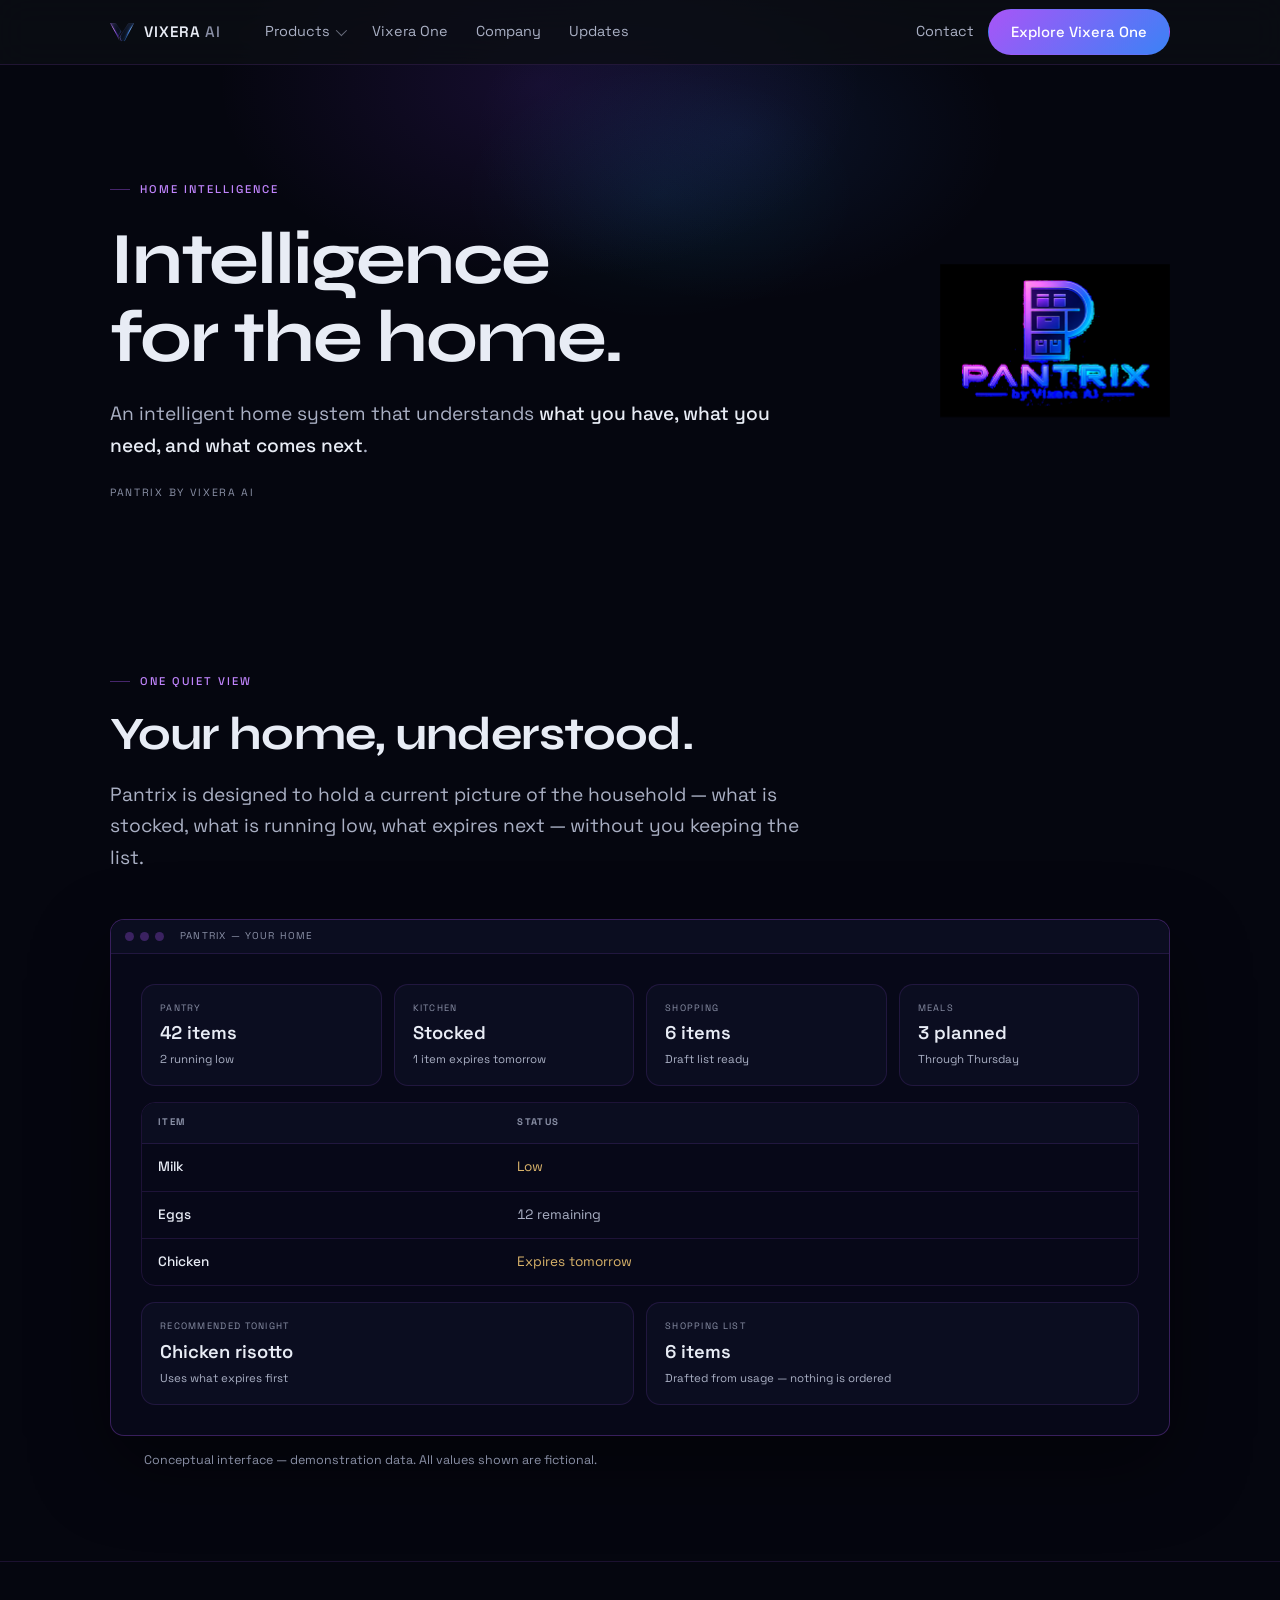
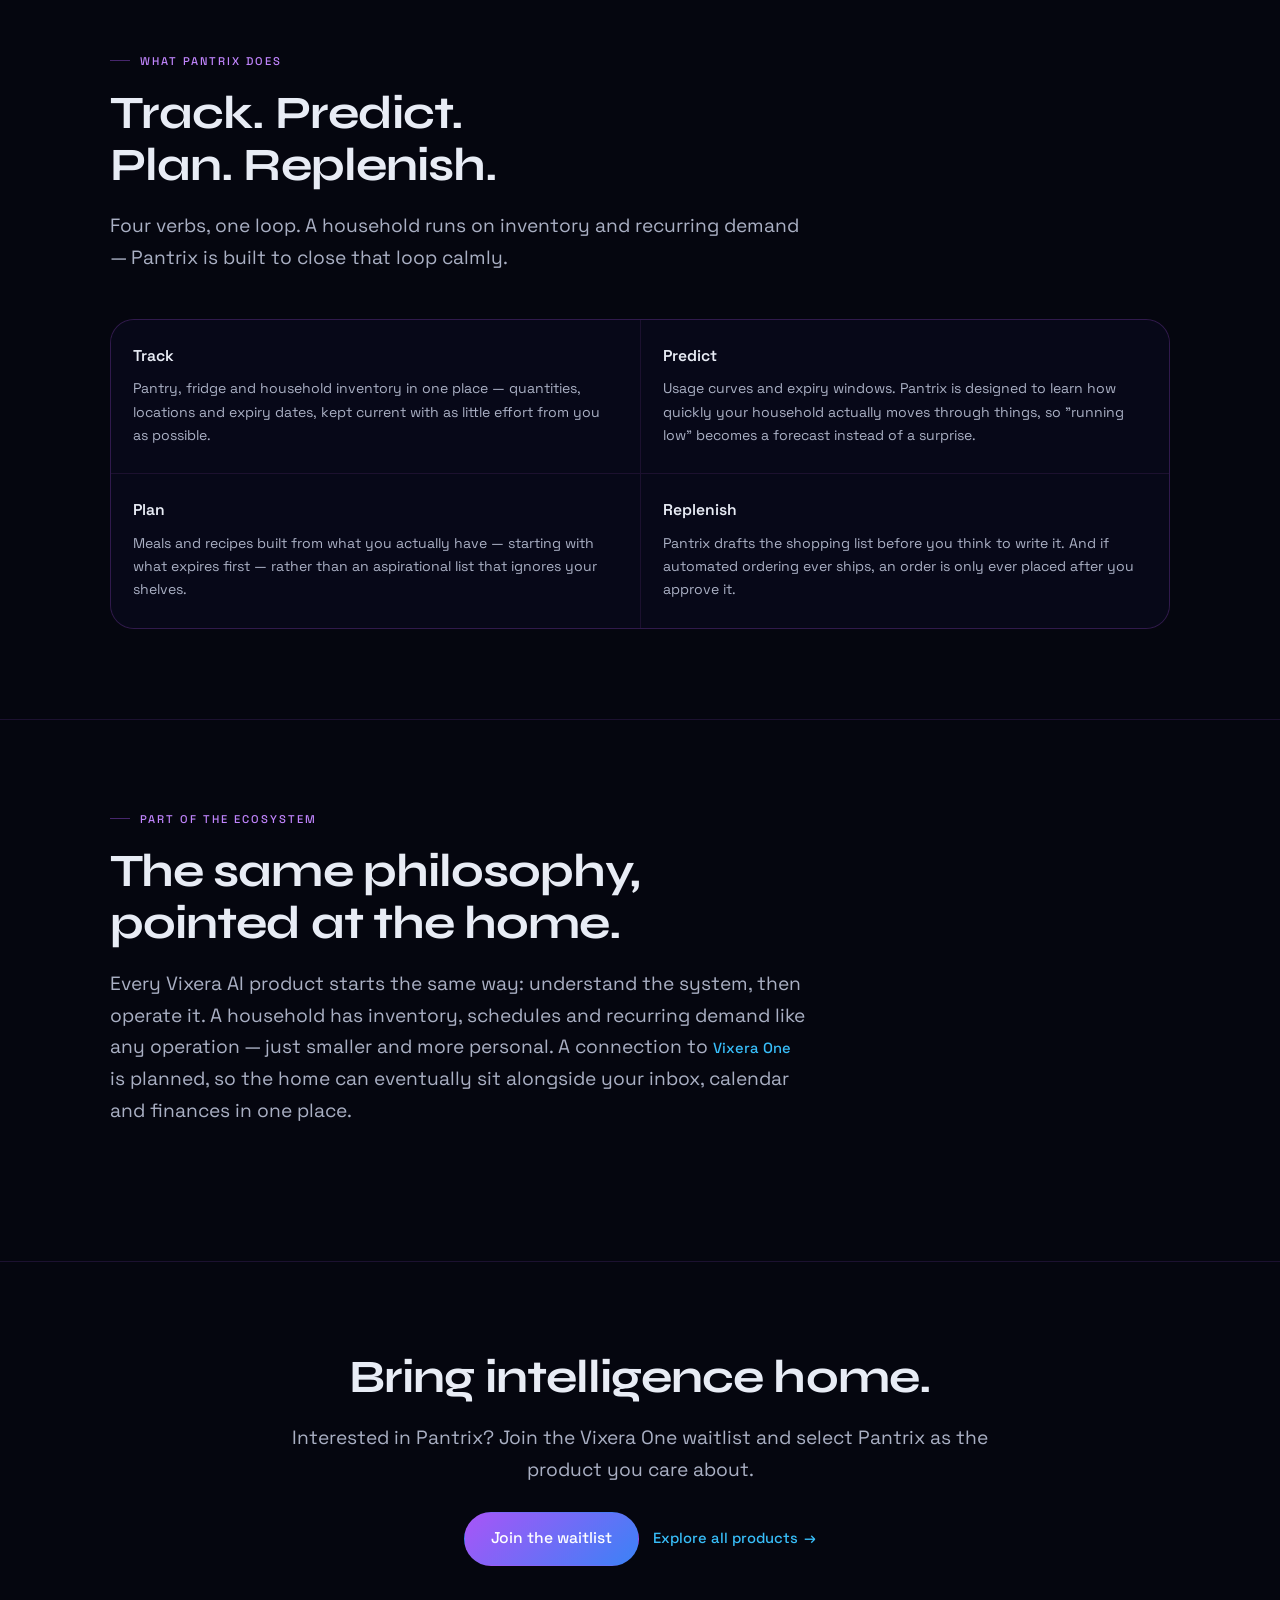
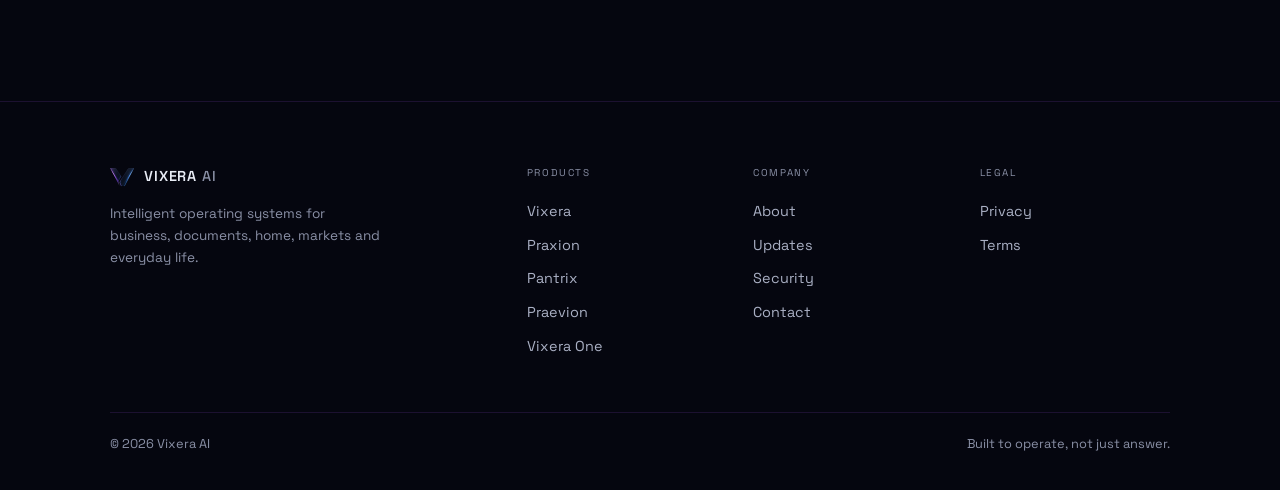
<file: products/pantrix/index.html>
<!doctype html>
<html lang="en">
<head>
  <meta charset="utf-8">
  <meta name="viewport" content="width=device-width, initial-scale=1">
  <title>Pantrix — Intelligence for the home | Vixera AI</title>
  <meta name="description" content="Pantrix is an intelligent home system from Vixera AI — designed to track pantry and household inventory, predict usage and expiry, plan meals from what you have, and draft the shopping list.">
  <link rel="canonical" href="https://vixera.ai/products/pantrix/">
  <meta property="og:type" content="website">
  <meta property="og:site_name" content="Vixera AI">
  <meta property="og:title" content="Pantrix — Intelligence for the home | Vixera AI">
  <meta property="og:description" content="An intelligent home system that understands what you have, what you need, and what comes next.">
  <meta property="og:url" content="https://vixera.ai/products/pantrix/">
  <meta property="og:image" content="https://vixera.ai/assets/img/vixera-lockup.png">
  <meta name="twitter:card" content="summary_large_image">
  <meta name="twitter:title" content="Pantrix — Intelligence for the home | Vixera AI">
  <meta name="twitter:description" content="An intelligent home system that understands what you have, what you need, and what comes next.">
  <meta name="twitter:image" content="https://vixera.ai/assets/img/vixera-lockup.png">
  <link rel="icon" href="/favicon.ico" sizes="any">
  <link rel="apple-touch-icon" href="/assets/img/icon-192.png">
  <link rel="preconnect" href="https://fonts.googleapis.com">
  <link rel="preconnect" href="https://fonts.gstatic.com" crossorigin>
  <link rel="stylesheet" href="https://fonts.googleapis.com/css2?family=Syne:wght@700;800&family=Space+Grotesk:wght@300;400;500;600&family=Cormorant+Garamond:wght@300;400&display=swap">
  <link rel="stylesheet" href="/assets/css/site.css">
  <script type="application/ld+json">
  {
    "@context": "https://schema.org",
    "@type": "Organization",
    "name": "Vixera AI",
    "url": "https://vixera.ai/",
    "logo": "https://vixera.ai/assets/img/icon-512.png",
    "description": "Vixera AI builds intelligent operating systems for business, documents, home, markets and everyday life."
  }
  </script>
</head>
<body>
<a class="skip-link" href="#main">Skip to content</a>

<!-- ══ HEADER (shared chrome — keep identical on every page) ══ -->
<header class="site-header">
  <nav class="nav" aria-label="Primary">
    <a class="nav-logo" href="/">
      <img src="/assets/img/vixera-logo.png" alt="" width="24" height="24">
      <span><b>VIXERA</b> <i>AI</i></span>
    </a>
    <ul class="nav-links">
      <li>
        <button class="nav-item" data-mega-btn aria-expanded="false">Products <span class="caret" aria-hidden="true"></span></button>
        <div class="mega" data-mega aria-label="Products">
          <a href="/products/vixera/">
            <div class="m-cat">Business</div>
            <div class="m-name">Vixera</div>
            <div class="m-desc">Business Operating System</div>
          </a>
          <a href="/products/praxion/">
            <div class="m-cat">Documents</div>
            <div class="m-name">Praxion</div>
            <div class="m-desc">Document Intelligence</div>
          </a>
          <a href="/products/pantrix/">
            <div class="m-cat">Home</div>
            <div class="m-name">Pantrix</div>
            <div class="m-desc">Home Intelligence</div>
          </a>
          <a href="/products/praevion/">
            <div class="m-cat">Intelligence</div>
            <div class="m-name">Praevion</div>
            <div class="m-desc">Predictive &amp; Financial Intelligence</div>
          </a>
          <a href="/vixera-one/">
            <div class="m-cat">Personal</div>
            <div class="m-name">Vixera One <span class="soon-pill">Coming soon</span></div>
            <div class="m-desc">Personal Intelligence</div>
          </a>
          <a href="/products/">
            <div class="m-cat">Overview</div>
            <div class="m-name">All products</div>
            <div class="m-desc">The Vixera AI ecosystem</div>
          </a>
        </div>
      </li>
      <li><a href="/vixera-one/">Vixera One</a></li>
      <li><a href="/about/">Company</a></li>
      <li><a href="/updates/">Updates</a></li>
    </ul>
    <div class="nav-actions">
      <a class="nav-contact" href="/contact/">Contact</a>
      <a class="btn primary" href="/vixera-one/" data-track="vixera_one_preview_clicked">Explore Vixera One</a>
      <button class="nav-burger" data-burger aria-expanded="false" aria-label="Menu">
        <span></span><span></span><span></span>
      </button>
    </div>
  </nav>
  <div class="mobile-menu" data-mobile-menu>
    <div class="mm-group">
      <div class="mm-label">Products</div>
      <a href="/products/vixera/">Vixera <span class="mm-cat">Business</span></a>
      <a href="/products/praxion/">Praxion <span class="mm-cat">Documents</span></a>
      <a href="/products/pantrix/">Pantrix <span class="mm-cat">Home</span></a>
      <a href="/products/praevion/">Praevion <span class="mm-cat">Intelligence</span></a>
      <a href="/vixera-one/">Vixera One <span class="mm-cat">Coming soon</span></a>
    </div>
    <div class="mm-group">
      <div class="mm-label">Company</div>
      <a href="/about/">About</a>
      <a href="/updates/">Updates</a>
      <a href="/security/">Security</a>
      <a href="/contact/">Contact</a>
    </div>
    <div class="mm-cta">
      <a class="btn primary" href="/vixera-one/">Explore Vixera One</a>
      <a class="btn" href="/products/">All products</a>
    </div>
  </div>
</header>

<main id="main">

  <!-- ══ HERO ══ -->
  <section class="hero">
    <div class="hero-glow" aria-hidden="true"></div>
    <div class="container" style="grid-template-columns: 1fr auto; display: grid; align-items: center; gap: 24px;">
      <div style="display: grid; gap: 22px; justify-items: start;">
        <p class="eyebrow">Home Intelligence</p>
        <h1 class="display">Intelligence for the home.</h1>
        <p class="lead">An intelligent home system that understands <strong>what you have, what you need, and what comes next</strong>.</p>
        <p class="kicker">Pantrix by Vixera AI</p>
      </div>
      <img src="/assets/img/pantrix-logo.png" alt="Pantrix logo" width="230" height="153" style="max-width: 26vw; height: auto;">
    </div>
  </section>

  <!-- ══ HOME VIEW ══ -->
  <section class="section">
    <div class="container">
      <div class="section-head reveal">
        <p class="eyebrow">One quiet view</p>
        <h2 class="h2">Your home, understood.</h2>
        <p class="lead">Pantrix is designed to hold a current picture of the household — what is stocked, what is running low, what expires next — without you keeping the list.</p>
      </div>

      <div class="device reveal" role="img" aria-label="Pantrix conceptual interface — a home dashboard showing pantry, kitchen, shopping and meal summaries with an inventory table">
        <div class="device-bar" aria-hidden="true"><i></i><i></i><i></i><span class="device-title">Pantrix — Your Home</span></div>
        <div aria-hidden="true" style="padding: clamp(18px, 3vw, 30px); display: grid; gap: 16px;">
          <div class="data-strip">
            <div class="data-cell"><div class="d-k">Pantry</div><div class="d-v">42 items</div><div class="d-s">2 running low</div></div>
            <div class="data-cell"><div class="d-k">Kitchen</div><div class="d-v">Stocked</div><div class="d-s">1 item expires tomorrow</div></div>
            <div class="data-cell"><div class="d-k">Shopping</div><div class="d-v">6 items</div><div class="d-s">Draft list ready</div></div>
            <div class="data-cell"><div class="d-k">Meals</div><div class="d-v">3 planned</div><div class="d-s">Through Thursday</div></div>
          </div>
          <div class="table-wrap">
            <table class="demo">
              <thead>
                <tr><th scope="col">Item</th><th scope="col">Status</th></tr>
              </thead>
              <tbody>
                <tr><td><b>Milk</b></td><td><span style="color: var(--warn);">Low</span></td></tr>
                <tr><td><b>Eggs</b></td><td>12 remaining</td></tr>
                <tr><td><b>Chicken</b></td><td><span style="color: var(--warn);">Expires tomorrow</span></td></tr>
              </tbody>
            </table>
          </div>
          <div class="data-strip cols2">
            <div class="data-cell"><div class="d-k">Recommended tonight</div><div class="d-v">Chicken risotto</div><div class="d-s">Uses what expires first</div></div>
            <div class="data-cell"><div class="d-k">Shopping list</div><div class="d-v">6 items</div><div class="d-s">Drafted from usage — nothing is ordered</div></div>
          </div>
        </div>
      </div>
      <p class="dim" style="font-size: 0.78rem; margin-top: 14px; text-align: center;">Conceptual interface — demonstration data. All values shown are fictional.</p>
    </div>
  </section>

  <!-- ══ WHAT PANTRIX DOES ══ -->
  <section class="section">
    <div class="container">
      <div class="section-head reveal">
        <p class="eyebrow">What Pantrix does</p>
        <h2 class="h2">Track. Predict. Plan. Replenish.</h2>
        <p class="lead">Four verbs, one loop. A household runs on inventory and recurring demand — Pantrix is built to close that loop calmly.</p>
      </div>
      <div class="feature-grid cols2 reveal">
        <div class="feature">
          <div class="f-title">Track</div>
          <div class="f-body">Pantry, fridge and household inventory in one place — quantities, locations and expiry dates, kept current with as little effort from you as possible.</div>
        </div>
        <div class="feature">
          <div class="f-title">Predict</div>
          <div class="f-body">Usage curves and expiry windows. Pantrix is designed to learn how quickly your household actually moves through things, so "running low" becomes a forecast instead of a surprise.</div>
        </div>
        <div class="feature">
          <div class="f-title">Plan</div>
          <div class="f-body">Meals and recipes built from what you actually have — starting with what expires first — rather than an aspirational list that ignores your shelves.</div>
        </div>
        <div class="feature">
          <div class="f-title">Replenish</div>
          <div class="f-body">Pantrix drafts the shopping list before you think to write it. And if automated ordering ever ships, an order is only ever placed after you approve it.</div>
        </div>
      </div>
    </div>
  </section>

  <!-- ══ ECOSYSTEM ══ -->
  <section class="section">
    <div class="container">
      <div class="section-head reveal">
        <p class="eyebrow">Part of the ecosystem</p>
        <h2 class="h2">The same philosophy, pointed at the home.</h2>
        <p class="lead">Every Vixera AI product starts the same way: understand the system, then operate it. A household has inventory, schedules and recurring demand like any operation — just smaller and more personal. A connection to <a class="text-link" href="/vixera-one/">Vixera One</a> is planned, so the home can eventually sit alongside your inbox, calendar and finances in one place.</p>
      </div>
    </div>
  </section>

  <!-- ══ CTA ══ -->
  <section class="section">
    <div class="container">
      <div class="section-head center reveal">
        <h2 class="h2">Bring intelligence home.</h2>
        <p class="lead" style="margin-inline: auto;">Interested in Pantrix? Join the Vixera One waitlist and select Pantrix as the product you care about.</p>
        <div class="cta-row" style="display: flex; gap: 14px; flex-wrap: wrap; justify-content: center; margin-top: 8px;">
          <a class="btn primary lg" href="/vixera-one/#waitlist" data-track="waitlist_opened">Join the waitlist</a>
          <a class="text-link" href="/products/">Explore all products <span class="arrow">→</span></a>
        </div>
      </div>
    </div>
  </section>

</main>

<!-- ══ FOOTER (shared chrome — keep identical on every page) ══ -->
<footer class="site-footer">
  <div class="container">
    <div class="footer-grid">
      <div class="footer-brand">
        <a class="nav-logo" href="/">
          <img src="/assets/img/vixera-logo.png" alt="" width="24" height="24">
          <span><b>VIXERA</b> <i>AI</i></span>
        </a>
        <p>Intelligent operating systems for business, documents, home, markets and everyday life.</p>
      </div>
      <div class="footer-col">
        <div class="f-head">Products</div>
        <a href="/products/vixera/">Vixera</a>
        <a href="/products/praxion/">Praxion</a>
        <a href="/products/pantrix/">Pantrix</a>
        <a href="/products/praevion/">Praevion</a>
        <a href="/vixera-one/">Vixera One</a>
      </div>
      <div class="footer-col">
        <div class="f-head">Company</div>
        <a href="/about/">About</a>
        <a href="/updates/">Updates</a>
        <a href="/security/">Security</a>
        <a href="/contact/">Contact</a>
      </div>
      <div class="footer-col">
        <div class="f-head">Legal</div>
        <a href="/privacy/">Privacy</a>
        <a href="/terms/">Terms</a>
      </div>
    </div>
    <div class="footer-bottom">
      <span>© <span data-year>2026</span> Vixera AI</span>
      <span>Built to operate, not just answer.</span>
    </div>
  </div>
</footer>

<script src="/assets/js/site.js" defer></script>
</body>
</html>
</file>
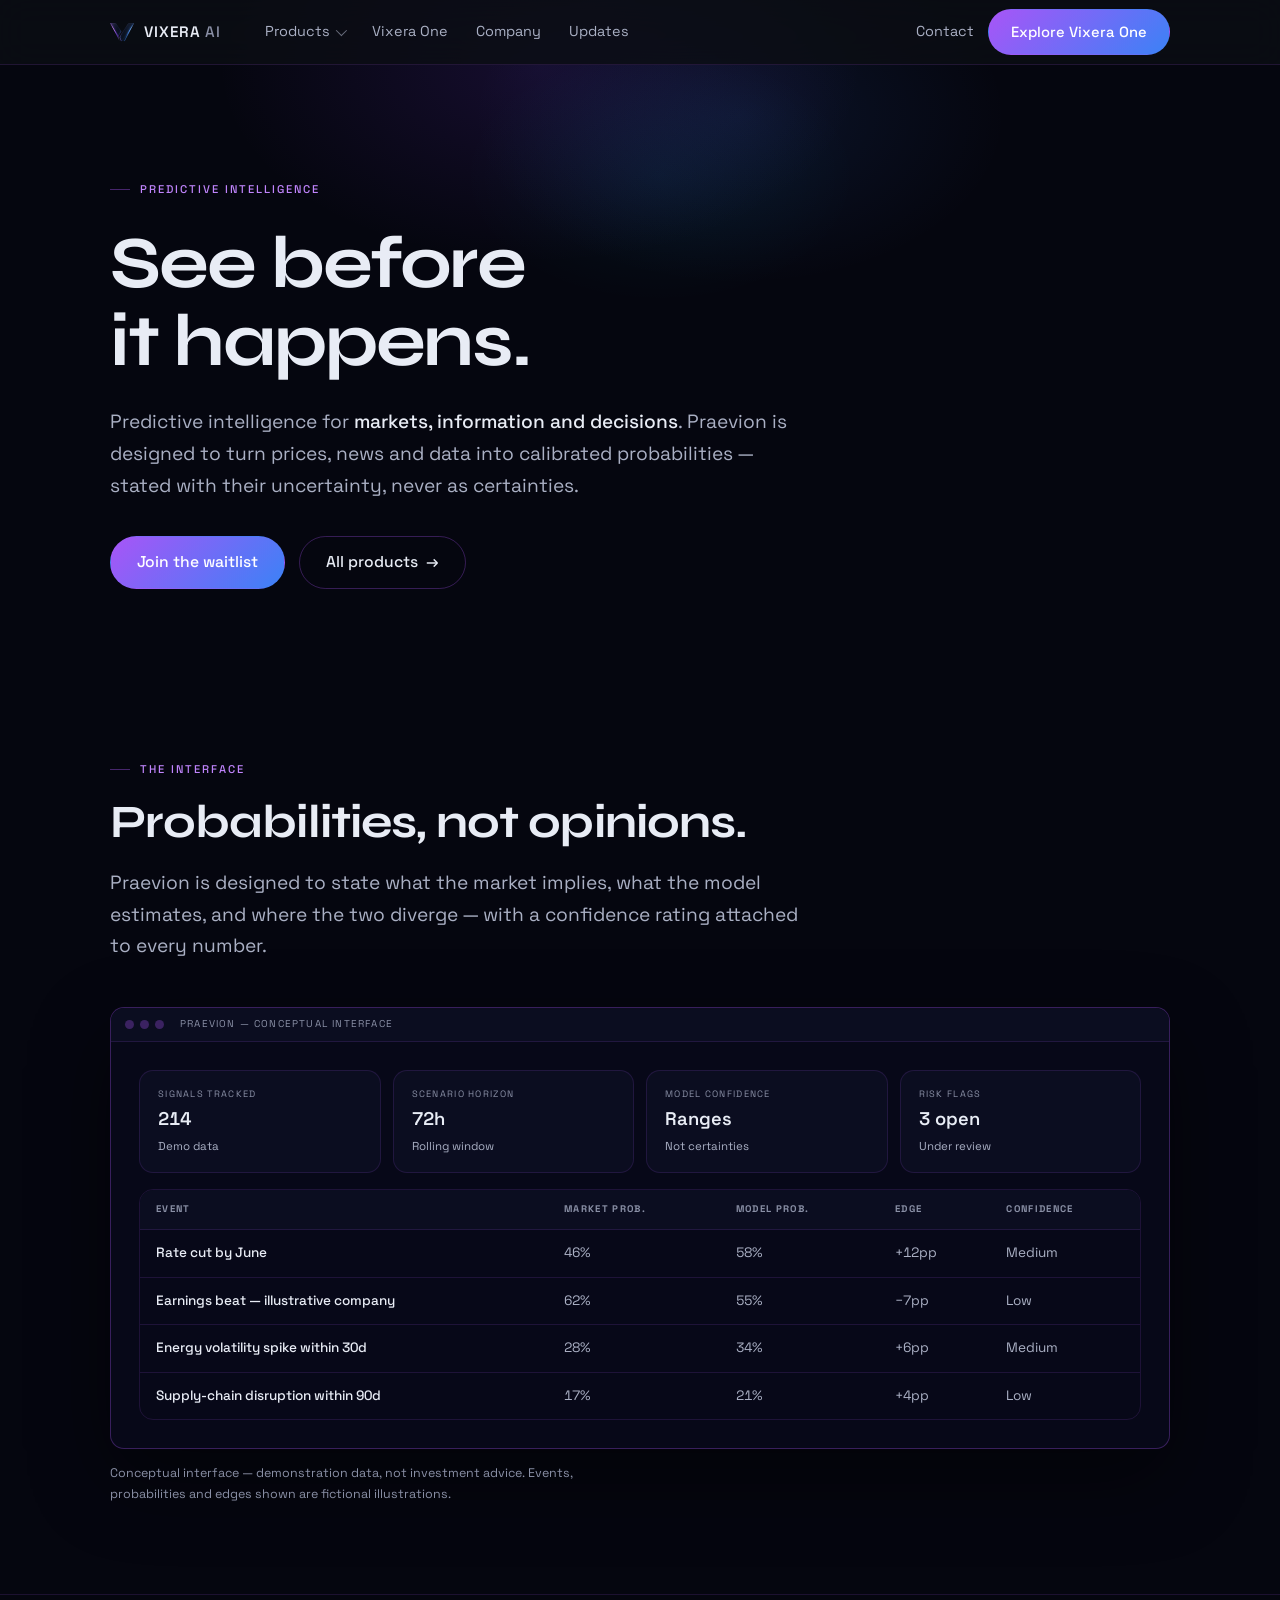
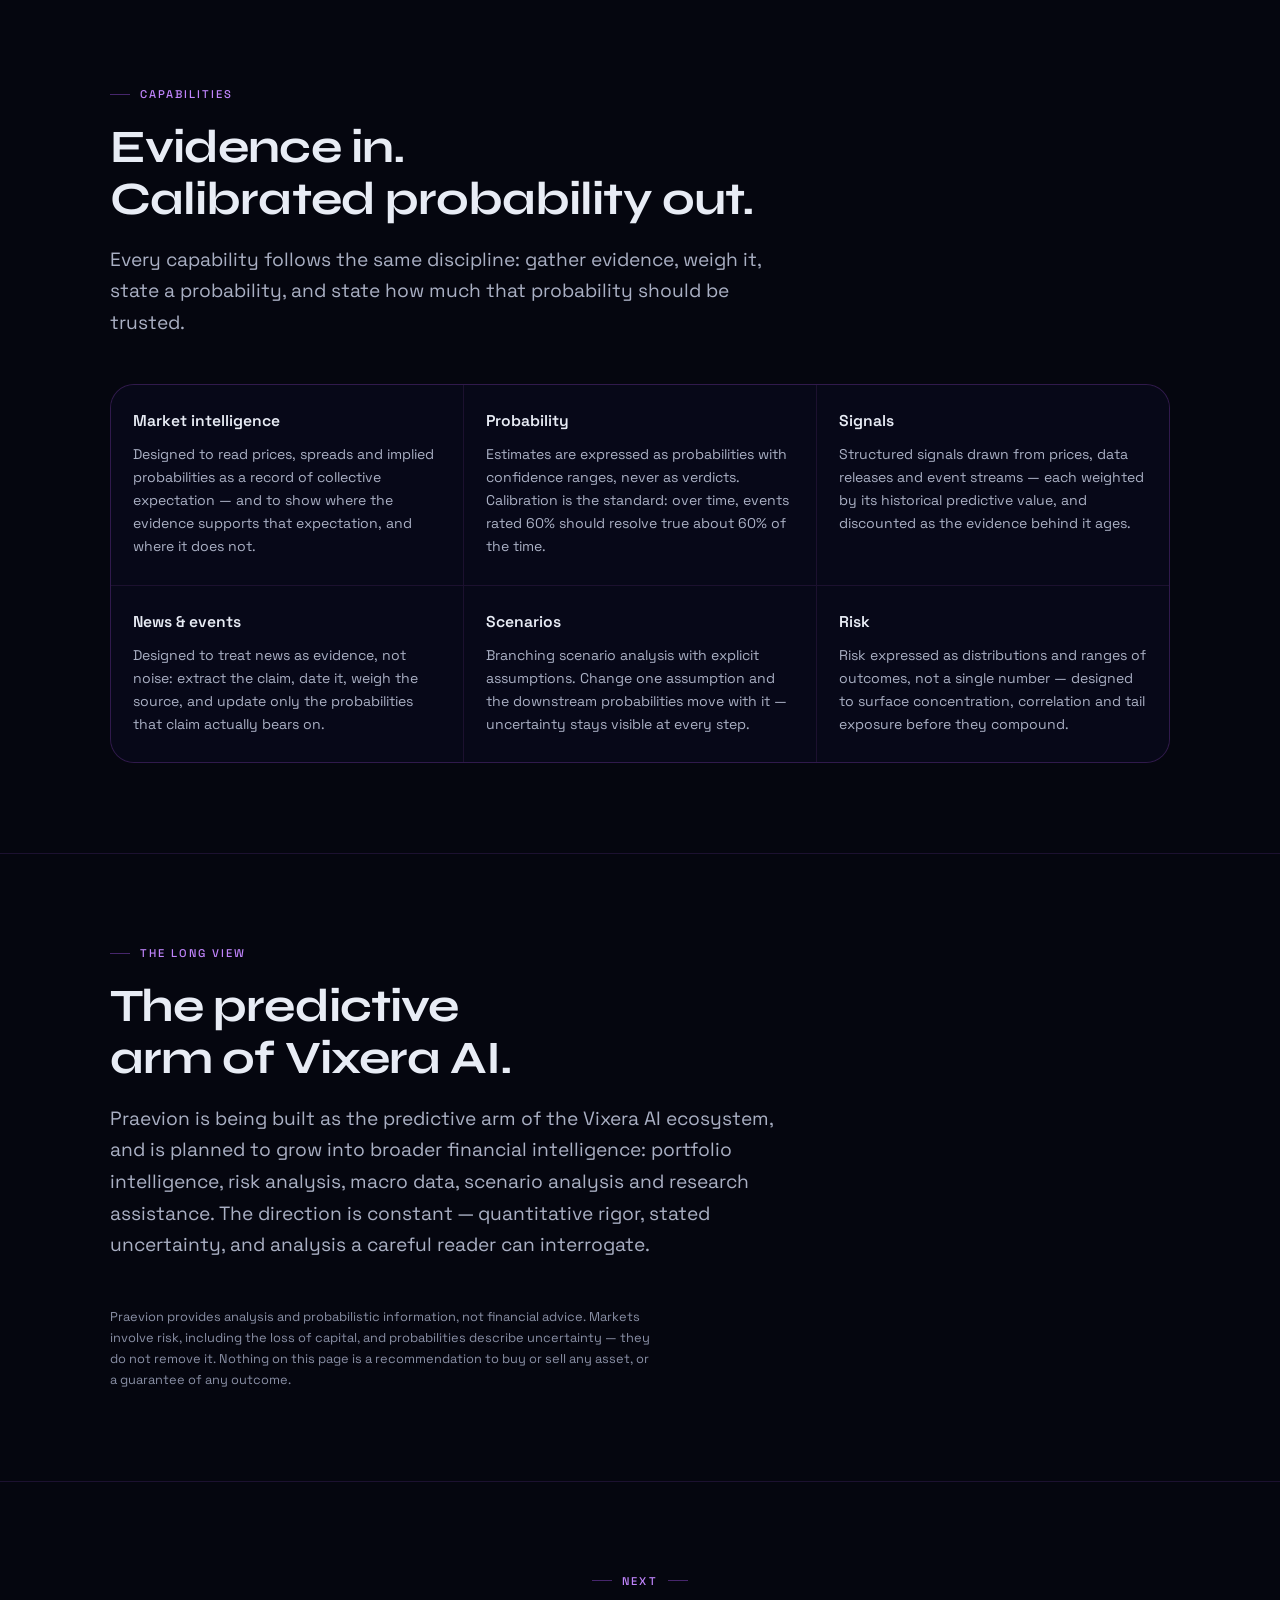
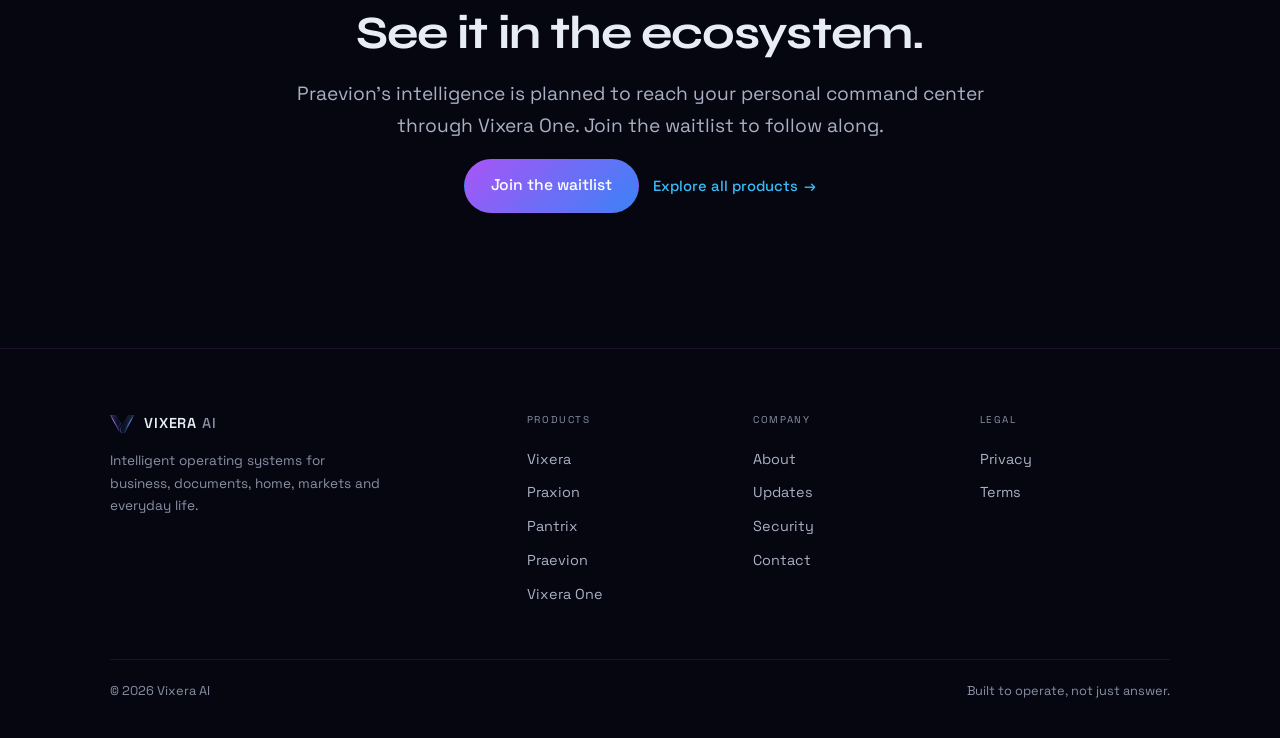
<file: products/praevion/index.html>
<!doctype html>
<html lang="en">
<head>
  <meta charset="utf-8">
  <meta name="robots" content="noindex">
  <meta name="viewport" content="width=device-width, initial-scale=1">
  <title>Praevion — See before it happens | Vixera AI</title>
  <meta name="description" content="Praevion by Vixera AI — predictive intelligence for markets, information and decisions. Probabilities, signals and scenarios, with uncertainty stated plainly. Analysis, not financial advice.">
  <link rel="canonical" href="https://vixera.ai/products/praevion/">
  <meta property="og:type" content="website">
  <meta property="og:site_name" content="Vixera AI">
  <meta property="og:title" content="Praevion — See before it happens | Vixera AI">
  <meta property="og:description" content="Predictive intelligence for markets, information and decisions. Probabilities, signals and scenarios — with uncertainty stated plainly.">
  <meta property="og:url" content="https://vixera.ai/products/praevion/">
  <meta property="og:image" content="https://vixera.ai/assets/img/vixera-lockup.png">
  <meta name="twitter:card" content="summary_large_image">
  <meta name="twitter:title" content="Praevion — See before it happens | Vixera AI">
  <meta name="twitter:description" content="Predictive intelligence for markets, information and decisions. Probabilities, signals and scenarios — with uncertainty stated plainly.">
  <meta name="twitter:image" content="https://vixera.ai/assets/img/vixera-lockup.png">
  <link rel="icon" href="/favicon.ico" sizes="any">
  <link rel="apple-touch-icon" href="/assets/img/icon-192.png">
  <link rel="preconnect" href="https://fonts.googleapis.com">
  <link rel="preconnect" href="https://fonts.gstatic.com" crossorigin>
  <link rel="stylesheet" href="https://fonts.googleapis.com/css2?family=Syne:wght@700;800&family=Space+Grotesk:wght@300;400;500;600&family=Cormorant+Garamond:wght@300;400&display=swap">
  <link rel="stylesheet" href="/assets/css/site.css">
  <script type="application/ld+json">
  {
    "@context": "https://schema.org",
    "@type": "Organization",
    "name": "Vixera AI",
    "url": "https://vixera.ai/",
    "logo": "https://vixera.ai/assets/img/icon-512.png",
    "description": "Vixera AI builds intelligent operating systems for business, documents, home, markets and everyday life."
  }
  </script>
</head>
<body>
<a class="skip-link" href="#main">Skip to content</a>

<!-- ══ HEADER (shared chrome — keep identical on every page) ══ -->
<header class="site-header">
  <nav class="nav" aria-label="Primary">
    <a class="nav-logo" href="/">
      <img src="/assets/img/vixera-logo.png" alt="" width="24" height="24">
      <span><b>VIXERA</b> <i>AI</i></span>
    </a>
    <ul class="nav-links">
      <li>
        <button class="nav-item" data-mega-btn aria-expanded="false">Products <span class="caret" aria-hidden="true"></span></button>
        <div class="mega" data-mega aria-label="Products">
          <a href="/products/vixera/">
            <div class="m-cat">Business</div>
            <div class="m-name">Vixera</div>
            <div class="m-desc">Business Operating System</div>
          </a>
          <a href="/products/praxion/">
            <div class="m-cat">Documents</div>
            <div class="m-name">Praxion</div>
            <div class="m-desc">Document Intelligence</div>
          </a>
          <a href="/products/pantrix/">
            <div class="m-cat">Home</div>
            <div class="m-name">Pantrix</div>
            <div class="m-desc">Home Intelligence</div>
          </a>
          <a href="/products/praevion/">
            <div class="m-cat">Intelligence</div>
            <div class="m-name">Praevion</div>
            <div class="m-desc">Predictive &amp; Financial Intelligence</div>
          </a>
          <a href="/vixera-one/">
            <div class="m-cat">Personal</div>
            <div class="m-name">Vixera One <span class="soon-pill">Coming soon</span></div>
            <div class="m-desc">Personal Intelligence</div>
          </a>
          <a href="/products/">
            <div class="m-cat">Overview</div>
            <div class="m-name">All products</div>
            <div class="m-desc">The Vixera AI ecosystem</div>
          </a>
        </div>
      </li>
      <li><a href="/vixera-one/">Vixera One</a></li>
      <li><a href="/about/">Company</a></li>
      <li><a href="/updates/">Updates</a></li>
    </ul>
    <div class="nav-actions">
      <a class="nav-contact" href="/contact/">Contact</a>
      <a class="btn primary" href="/vixera-one/" data-track="vixera_one_preview_clicked">Explore Vixera One</a>
      <button class="nav-burger" data-burger aria-expanded="false" aria-label="Menu">
        <span></span><span></span><span></span>
      </button>
    </div>
  </nav>
  <div class="mobile-menu" data-mobile-menu>
    <div class="mm-group">
      <div class="mm-label">Products</div>
      <a href="/products/vixera/">Vixera <span class="mm-cat">Business</span></a>
      <a href="/products/praxion/">Praxion <span class="mm-cat">Documents</span></a>
      <a href="/products/pantrix/">Pantrix <span class="mm-cat">Home</span></a>
      <a href="/products/praevion/">Praevion <span class="mm-cat">Intelligence</span></a>
      <a href="/vixera-one/">Vixera One <span class="mm-cat">Coming soon</span></a>
    </div>
    <div class="mm-group">
      <div class="mm-label">Company</div>
      <a href="/about/">About</a>
      <a href="/updates/">Updates</a>
      <a href="/security/">Security</a>
      <a href="/contact/">Contact</a>
    </div>
    <div class="mm-cta">
      <a class="btn primary" href="/vixera-one/">Explore Vixera One</a>
      <a class="btn" href="/products/">All products</a>
    </div>
  </div>
</header>

<main id="main">

  <!-- ══ HERO ══ -->
  <section class="hero">
    <div class="hero-glow" aria-hidden="true"></div>
    <div class="container">
      <p class="eyebrow">Predictive Intelligence</p>
      <h1 class="display">See before<br>it happens.</h1>
      <p class="lead">Predictive intelligence for <strong>markets, information and decisions</strong>. Praevion is designed to turn prices, news and data into calibrated probabilities — stated with their uncertainty, never as certainties.</p>
      <div class="cta-row">
        <a class="btn primary lg" href="/vixera-one/#waitlist" data-track="waitlist_opened">Join the waitlist</a>
        <a class="btn lg" href="/products/">All products <span class="arrow">→</span></a>
      </div>
    </div>
  </section>

  <!-- ══ CONCEPTUAL INTERFACE ══ -->
  <section class="section">
    <div class="container">
      <div class="section-head reveal">
        <p class="eyebrow">The interface</p>
        <h2 class="h2">Probabilities, not opinions.</h2>
        <p class="lead">Praevion is designed to state what the market implies, what the model estimates, and where the two diverge — with a confidence rating attached to every number.</p>
      </div>

      <div class="device reveal">
        <div class="device-bar" aria-hidden="true"><i></i><i></i><i></i><span class="device-title">Praevion — conceptual interface</span></div>
        <div style="padding: clamp(16px, 3vw, 28px); display: grid; gap: 16px;">
          <div class="data-strip">
            <div class="data-cell">
              <div class="d-k">Signals tracked</div>
              <div class="d-v">214</div>
              <div class="d-s">Demo data</div>
            </div>
            <div class="data-cell">
              <div class="d-k">Scenario horizon</div>
              <div class="d-v">72h</div>
              <div class="d-s">Rolling window</div>
            </div>
            <div class="data-cell">
              <div class="d-k">Model confidence</div>
              <div class="d-v">Ranges</div>
              <div class="d-s">Not certainties</div>
            </div>
            <div class="data-cell">
              <div class="d-k">Risk flags</div>
              <div class="d-v">3 open</div>
              <div class="d-s">Under review</div>
            </div>
          </div>
          <div class="table-wrap">
            <table class="demo">
              <thead>
                <tr>
                  <th scope="col">Event</th>
                  <th scope="col">Market prob.</th>
                  <th scope="col">Model prob.</th>
                  <th scope="col">Edge</th>
                  <th scope="col">Confidence</th>
                </tr>
              </thead>
              <tbody>
                <tr>
                  <td><b>Rate cut by June</b></td>
                  <td>46%</td>
                  <td>58%</td>
                  <td>+12pp</td>
                  <td>Medium</td>
                </tr>
                <tr>
                  <td><b>Earnings beat — illustrative company</b></td>
                  <td>62%</td>
                  <td>55%</td>
                  <td>−7pp</td>
                  <td>Low</td>
                </tr>
                <tr>
                  <td><b>Energy volatility spike within 30d</b></td>
                  <td>28%</td>
                  <td>34%</td>
                  <td>+6pp</td>
                  <td>Medium</td>
                </tr>
                <tr>
                  <td><b>Supply-chain disruption within 90d</b></td>
                  <td>17%</td>
                  <td>21%</td>
                  <td>+4pp</td>
                  <td>Low</td>
                </tr>
              </tbody>
            </table>
          </div>
        </div>
      </div>
      <p class="dim" style="font-size: 0.78rem; margin-top: 14px;">Conceptual interface — demonstration data, not investment advice. Events, probabilities and edges shown are fictional illustrations.</p>
    </div>
  </section>

  <!-- ══ CAPABILITIES ══ -->
  <section class="section">
    <div class="container">
      <div class="section-head reveal">
        <p class="eyebrow">Capabilities</p>
        <h2 class="h2">Evidence in.<br>Calibrated probability out.</h2>
        <p class="lead">Every capability follows the same discipline: gather evidence, weigh it, state a probability, and state how much that probability should be trusted.</p>
      </div>
      <div class="feature-grid reveal">
        <div class="feature">
          <div class="f-title">Market intelligence</div>
          <div class="f-body">Designed to read prices, spreads and implied probabilities as a record of collective expectation — and to show where the evidence supports that expectation, and where it does not.</div>
        </div>
        <div class="feature">
          <div class="f-title">Probability</div>
          <div class="f-body">Estimates are expressed as probabilities with confidence ranges, never as verdicts. Calibration is the standard: over time, events rated 60% should resolve true about 60% of the time.</div>
        </div>
        <div class="feature">
          <div class="f-title">Signals</div>
          <div class="f-body">Structured signals drawn from prices, data releases and event streams — each weighted by its historical predictive value, and discounted as the evidence behind it ages.</div>
        </div>
        <div class="feature">
          <div class="f-title">News &amp; events</div>
          <div class="f-body">Designed to treat news as evidence, not noise: extract the claim, date it, weigh the source, and update only the probabilities that claim actually bears on.</div>
        </div>
        <div class="feature">
          <div class="f-title">Scenarios</div>
          <div class="f-body">Branching scenario analysis with explicit assumptions. Change one assumption and the downstream probabilities move with it — uncertainty stays visible at every step.</div>
        </div>
        <div class="feature">
          <div class="f-title">Risk</div>
          <div class="f-body">Risk expressed as distributions and ranges of outcomes, not a single number — designed to surface concentration, correlation and tail exposure before they compound.</div>
        </div>
      </div>
    </div>
  </section>

  <!-- ══ THE LONG VIEW ══ -->
  <section class="section">
    <div class="container">
      <div class="section-head reveal">
        <p class="eyebrow">The long view</p>
        <h2 class="h2">The predictive arm of Vixera AI.</h2>
        <p class="lead">Praevion is being built as the predictive arm of the Vixera AI ecosystem, and is planned to grow into broader financial intelligence: portfolio intelligence, risk analysis, macro data, scenario analysis and research assistance. The direction is constant — quantitative rigor, stated uncertainty, and analysis a careful reader can interrogate.</p>
      </div>
      <p class="dim reveal" style="font-size: 0.8rem; max-width: 68ch;">Praevion provides analysis and probabilistic information, not financial advice. Markets involve risk, including the loss of capital, and probabilities describe uncertainty — they do not remove it. Nothing on this page is a recommendation to buy or sell any asset, or a guarantee of any outcome.</p>
    </div>
  </section>

  <!-- ══ CTA ══ -->
  <section class="section">
    <div class="container">
      <div class="section-head center reveal">
        <p class="eyebrow center">Next</p>
        <h2 class="h2">See it in the ecosystem.</h2>
        <p class="lead" style="margin-inline:auto">Praevion's intelligence is planned to reach your personal command center through Vixera One. Join the waitlist to follow along.</p>
        <div class="cta-row" style="display:flex; gap:14px; flex-wrap:wrap; justify-content:center;">
          <a class="btn primary lg" href="/vixera-one/#waitlist" data-track="waitlist_opened">Join the waitlist</a>
          <a class="text-link" href="/products/">Explore all products <span class="arrow">→</span></a>
        </div>
      </div>
    </div>
  </section>

</main>

<!-- ══ FOOTER (shared chrome — keep identical on every page) ══ -->
<footer class="site-footer">
  <div class="container">
    <div class="footer-grid">
      <div class="footer-brand">
        <a class="nav-logo" href="/">
          <img src="/assets/img/vixera-logo.png" alt="" width="24" height="24">
          <span><b>VIXERA</b> <i>AI</i></span>
        </a>
        <p>Intelligent operating systems for business, documents, home, markets and everyday life.</p>
      </div>
      <div class="footer-col">
        <div class="f-head">Products</div>
        <a href="/products/vixera/">Vixera</a>
        <a href="/products/praxion/">Praxion</a>
        <a href="/products/pantrix/">Pantrix</a>
        <a href="/products/praevion/">Praevion</a>
        <a href="/vixera-one/">Vixera One</a>
      </div>
      <div class="footer-col">
        <div class="f-head">Company</div>
        <a href="/about/">About</a>
        <a href="/updates/">Updates</a>
        <a href="/security/">Security</a>
        <a href="/contact/">Contact</a>
      </div>
      <div class="footer-col">
        <div class="f-head">Legal</div>
        <a href="/privacy/">Privacy</a>
        <a href="/terms/">Terms</a>
      </div>
    </div>
    <div class="footer-bottom">
      <span>© <span data-year>2026</span> Vixera AI</span>
      <span>Built to operate, not just answer.</span>
    </div>
  </div>
</footer>

<script src="/assets/js/site.js" defer></script>
</body>
</html>
</file>
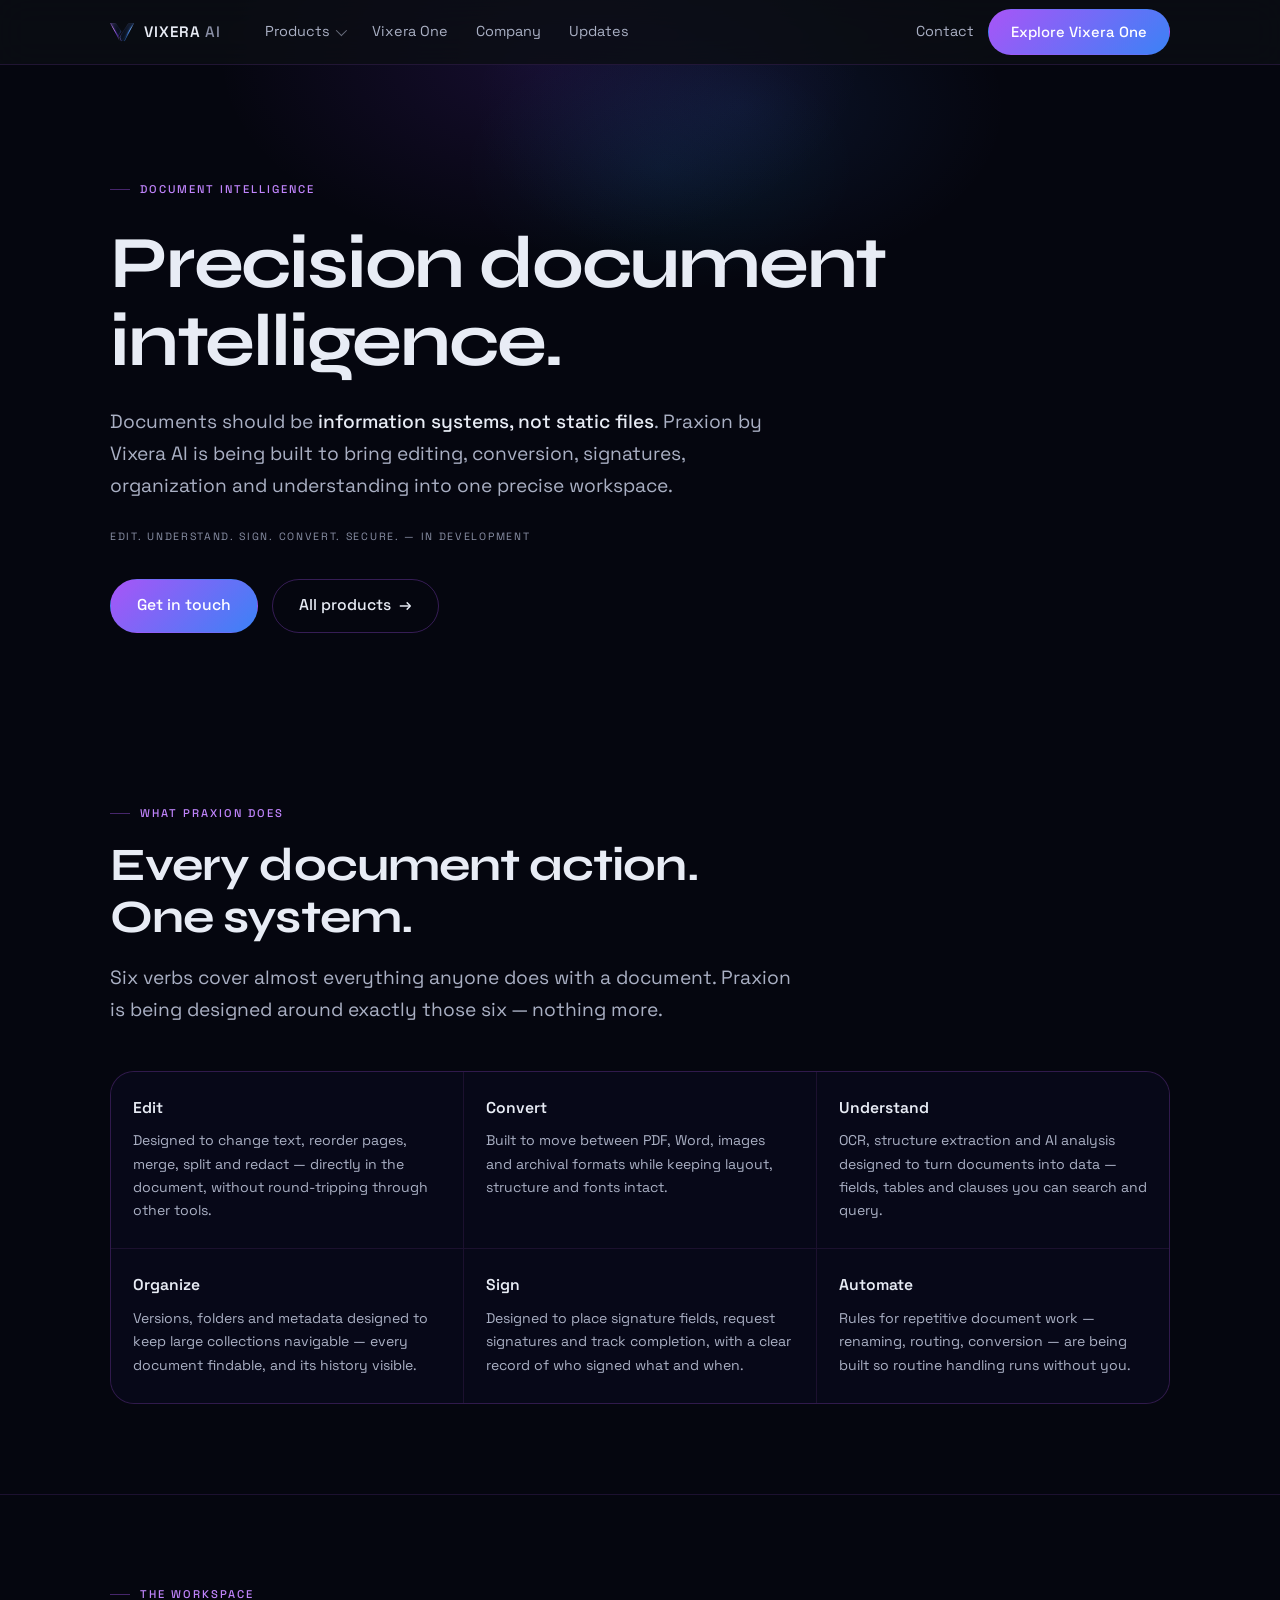
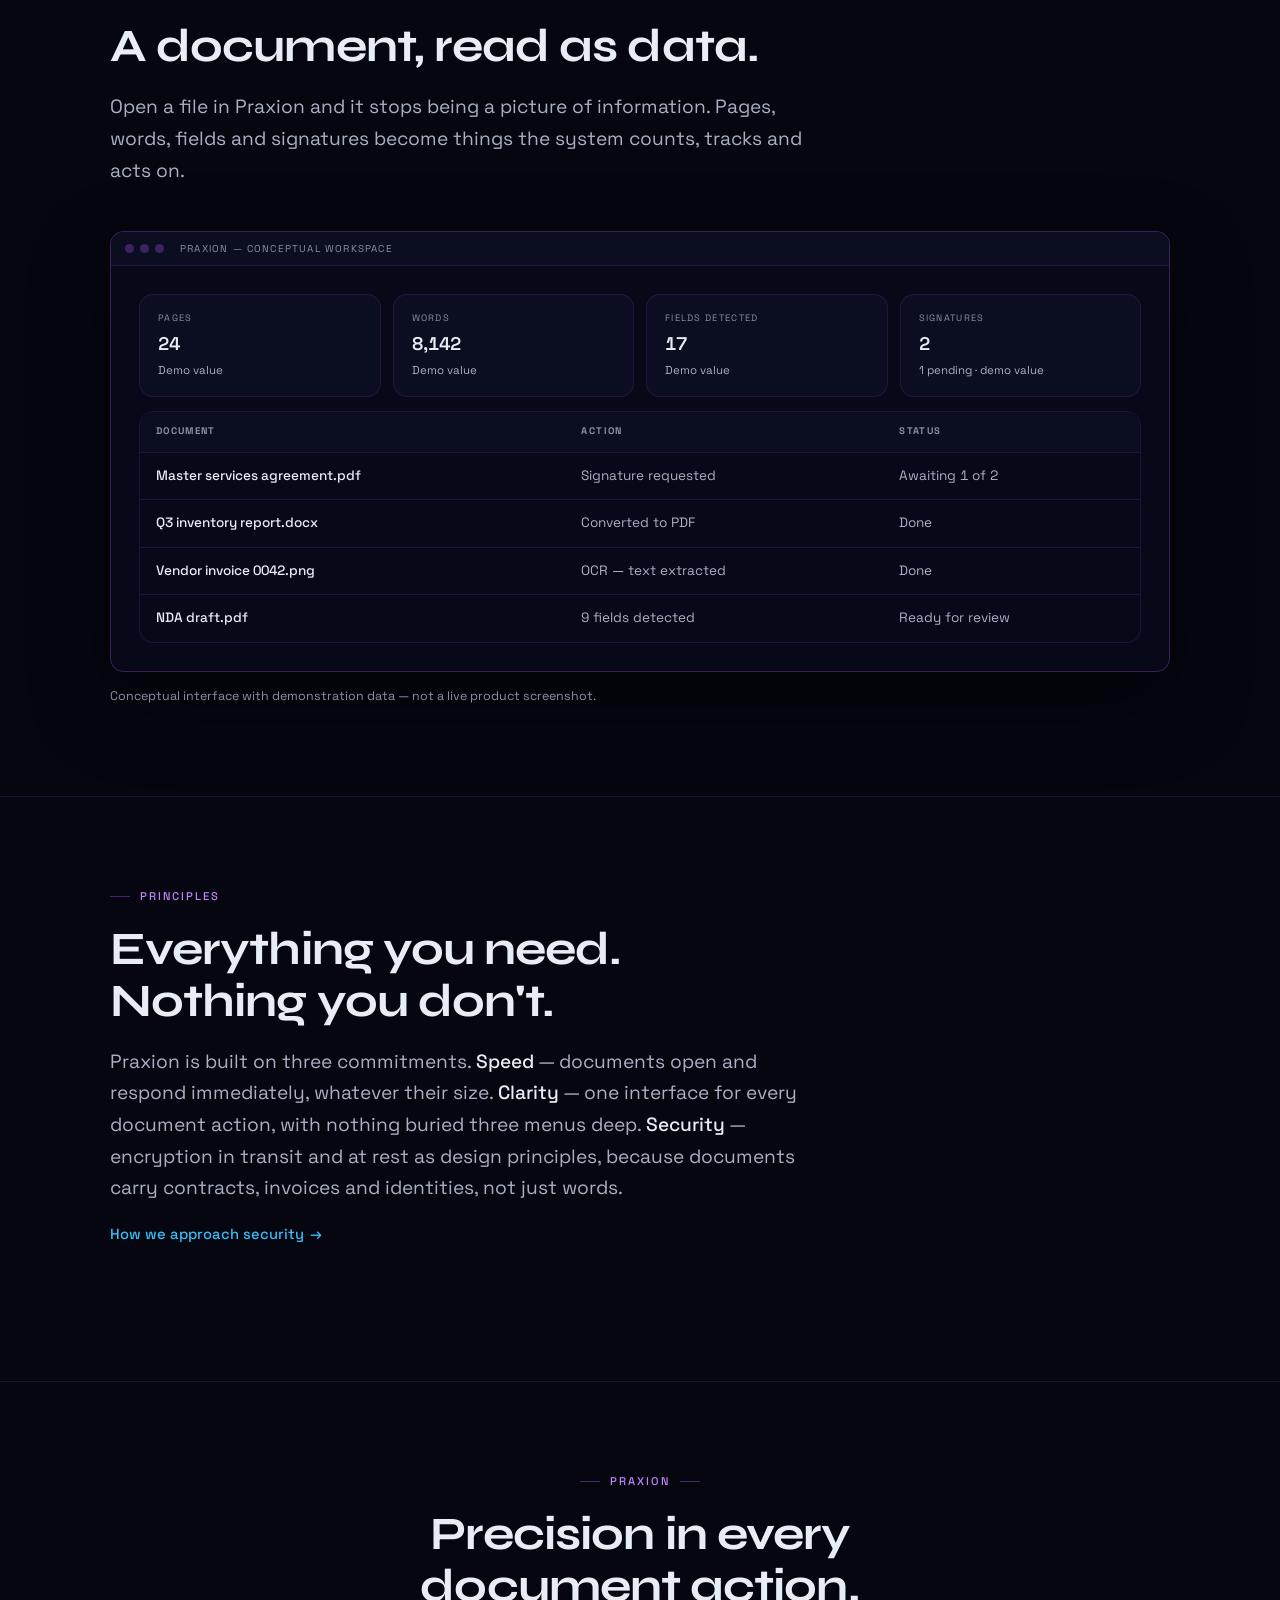
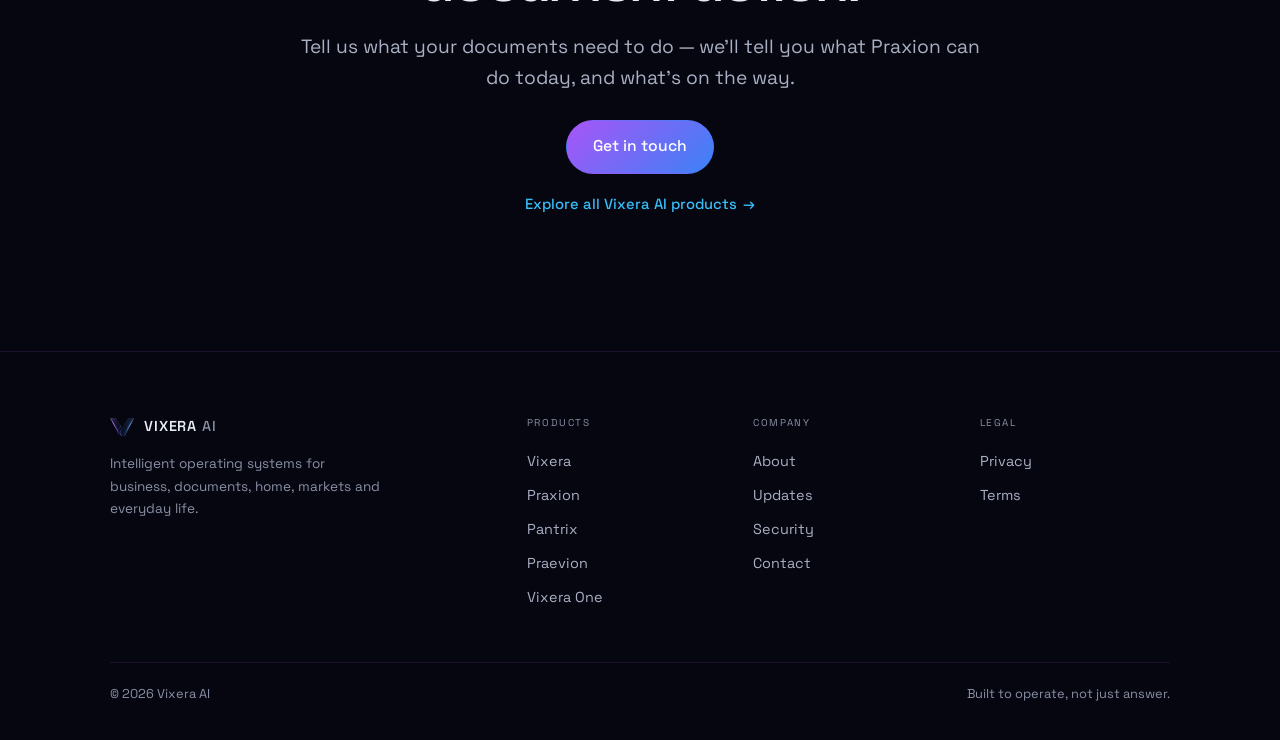
<file: products/praxion/index.html>
<!doctype html>
<html lang="en">
<head>
  <meta charset="utf-8">
  <meta name="robots" content="noindex">
  <meta name="viewport" content="width=device-width, initial-scale=1">
  <title>Praxion — Precision document intelligence | Vixera AI</title>
  <meta name="description" content="Praxion by Vixera AI treats documents as information systems, not static files. Edit, convert, sign, organize and understand documents in one precise workspace.">
  <link rel="canonical" href="https://vixera.ai/products/praxion/">
  <meta property="og:type" content="website">
  <meta property="og:site_name" content="Vixera AI">
  <meta property="og:title" content="Praxion — Precision document intelligence | Vixera AI">
  <meta property="og:description" content="Documents as information systems, not static files. Edit. Understand. Sign. Convert. Secure.">
  <meta property="og:url" content="https://vixera.ai/products/praxion/">
  <meta property="og:image" content="https://vixera.ai/assets/img/vixera-lockup.png">
  <meta name="twitter:card" content="summary_large_image">
  <meta name="twitter:title" content="Praxion — Precision document intelligence | Vixera AI">
  <meta name="twitter:description" content="Documents as information systems, not static files. Edit. Understand. Sign. Convert. Secure.">
  <meta name="twitter:image" content="https://vixera.ai/assets/img/vixera-lockup.png">
  <link rel="icon" href="/favicon.ico" sizes="any">
  <link rel="apple-touch-icon" href="/assets/img/icon-192.png">
  <link rel="preconnect" href="https://fonts.googleapis.com">
  <link rel="preconnect" href="https://fonts.gstatic.com" crossorigin>
  <link rel="stylesheet" href="https://fonts.googleapis.com/css2?family=Syne:wght@700;800&family=Space+Grotesk:wght@300;400;500;600&family=Cormorant+Garamond:wght@300;400&display=swap">
  <link rel="stylesheet" href="/assets/css/site.css">
  <script type="application/ld+json">
  {
    "@context": "https://schema.org",
    "@type": "Organization",
    "name": "Vixera AI",
    "url": "https://vixera.ai/",
    "logo": "https://vixera.ai/assets/img/icon-512.png",
    "description": "Vixera AI builds intelligent operating systems for business, documents, home, markets and everyday life."
  }
  </script>
</head>
<body>
<a class="skip-link" href="#main">Skip to content</a>

<!-- ══ HEADER (shared chrome — keep identical on every page) ══ -->
<header class="site-header">
  <nav class="nav" aria-label="Primary">
    <a class="nav-logo" href="/">
      <img src="/assets/img/vixera-logo.png" alt="" width="24" height="24">
      <span><b>VIXERA</b> <i>AI</i></span>
    </a>
    <ul class="nav-links">
      <li>
        <button class="nav-item" data-mega-btn aria-expanded="false">Products <span class="caret" aria-hidden="true"></span></button>
        <div class="mega" data-mega aria-label="Products">
          <a href="/products/vixera/">
            <div class="m-cat">Business</div>
            <div class="m-name">Vixera</div>
            <div class="m-desc">Business Operating System</div>
          </a>
          <a href="/products/praxion/">
            <div class="m-cat">Documents</div>
            <div class="m-name">Praxion</div>
            <div class="m-desc">Document Intelligence</div>
          </a>
          <a href="/products/pantrix/">
            <div class="m-cat">Home</div>
            <div class="m-name">Pantrix</div>
            <div class="m-desc">Home Intelligence</div>
          </a>
          <a href="/products/praevion/">
            <div class="m-cat">Intelligence</div>
            <div class="m-name">Praevion</div>
            <div class="m-desc">Predictive &amp; Financial Intelligence</div>
          </a>
          <a href="/vixera-one/">
            <div class="m-cat">Personal</div>
            <div class="m-name">Vixera One <span class="soon-pill">Coming soon</span></div>
            <div class="m-desc">Personal Intelligence</div>
          </a>
          <a href="/products/">
            <div class="m-cat">Overview</div>
            <div class="m-name">All products</div>
            <div class="m-desc">The Vixera AI ecosystem</div>
          </a>
        </div>
      </li>
      <li><a href="/vixera-one/">Vixera One</a></li>
      <li><a href="/about/">Company</a></li>
      <li><a href="/updates/">Updates</a></li>
    </ul>
    <div class="nav-actions">
      <a class="nav-contact" href="/contact/">Contact</a>
      <a class="btn primary" href="/vixera-one/" data-track="vixera_one_preview_clicked">Explore Vixera One</a>
      <button class="nav-burger" data-burger aria-expanded="false" aria-label="Menu">
        <span></span><span></span><span></span>
      </button>
    </div>
  </nav>
  <div class="mobile-menu" data-mobile-menu>
    <div class="mm-group">
      <div class="mm-label">Products</div>
      <a href="/products/vixera/">Vixera <span class="mm-cat">Business</span></a>
      <a href="/products/praxion/">Praxion <span class="mm-cat">Documents</span></a>
      <a href="/products/pantrix/">Pantrix <span class="mm-cat">Home</span></a>
      <a href="/products/praevion/">Praevion <span class="mm-cat">Intelligence</span></a>
      <a href="/vixera-one/">Vixera One <span class="mm-cat">Coming soon</span></a>
    </div>
    <div class="mm-group">
      <div class="mm-label">Company</div>
      <a href="/about/">About</a>
      <a href="/updates/">Updates</a>
      <a href="/security/">Security</a>
      <a href="/contact/">Contact</a>
    </div>
    <div class="mm-cta">
      <a class="btn primary" href="/vixera-one/">Explore Vixera One</a>
      <a class="btn" href="/products/">All products</a>
    </div>
  </div>
</header>

<main id="main">

  <!-- ══ HERO ══ -->
  <section class="hero">
    <div class="hero-glow" aria-hidden="true"></div>
    <div class="container">
      <p class="eyebrow">Document Intelligence</p>
      <h1 class="display">Precision document<br>intelligence.</h1>
      <p class="lead">Documents should be <strong>information systems, not static files</strong>. Praxion by Vixera AI is being built to bring editing, conversion, signatures, organization and understanding into one precise workspace.</p>
      <p class="kicker">Edit. Understand. Sign. Convert. Secure. — In development</p>
      <div class="cta-row">
        <a class="btn primary lg" href="/contact/">Get in touch</a>
        <a class="btn lg" href="/products/">All products <span class="arrow">→</span></a>
      </div>
    </div>
  </section>

  <!-- ══ CAPABILITIES ══ -->
  <section class="section" id="capabilities">
    <div class="container">
      <div class="section-head reveal">
        <p class="eyebrow">What Praxion does</p>
        <h2 class="h2">Every document action.<br>One system.</h2>
        <p class="lead">Six verbs cover almost everything anyone does with a document. Praxion is being designed around exactly those six — nothing more.</p>
      </div>
      <div class="feature-grid reveal">
        <div class="feature">
          <div class="f-title">Edit</div>
          <div class="f-body">Designed to change text, reorder pages, merge, split and redact — directly in the document, without round-tripping through other tools.</div>
        </div>
        <div class="feature">
          <div class="f-title">Convert</div>
          <div class="f-body">Built to move between PDF, Word, images and archival formats while keeping layout, structure and fonts intact.</div>
        </div>
        <div class="feature">
          <div class="f-title">Understand</div>
          <div class="f-body">OCR, structure extraction and AI analysis designed to turn documents into data — fields, tables and clauses you can search and query.</div>
        </div>
        <div class="feature">
          <div class="f-title">Organize</div>
          <div class="f-body">Versions, folders and metadata designed to keep large collections navigable — every document findable, and its history visible.</div>
        </div>
        <div class="feature">
          <div class="f-title">Sign</div>
          <div class="f-body">Designed to place signature fields, request signatures and track completion, with a clear record of who signed what and when.</div>
        </div>
        <div class="feature">
          <div class="f-title">Automate</div>
          <div class="f-body">Rules for repetitive document work — renaming, routing, conversion — are being built so routine handling runs without you.</div>
        </div>
      </div>
    </div>
  </section>

  <!-- ══ CONCEPTUAL WORKSPACE ══ -->
  <section class="section" id="workspace">
    <div class="container">
      <div class="section-head reveal">
        <p class="eyebrow">The workspace</p>
        <h2 class="h2">A document, read as data.</h2>
        <p class="lead">Open a file in Praxion and it stops being a picture of information. Pages, words, fields and signatures become things the system counts, tracks and acts on.</p>
      </div>

      <div class="device reveal" role="img" aria-label="Conceptual Praxion workspace showing document statistics and a list of document actions, with demonstration data">
        <div class="device-bar" aria-hidden="true"><i></i><i></i><i></i><span class="device-title">Praxion — conceptual workspace</span></div>
        <div aria-hidden="true" style="padding: clamp(16px, 3vw, 28px); display: grid; gap: 14px;">
          <div class="data-strip">
            <div class="data-cell"><div class="d-k">Pages</div><div class="d-v">24</div><div class="d-s">Demo value</div></div>
            <div class="data-cell"><div class="d-k">Words</div><div class="d-v">8,142</div><div class="d-s">Demo value</div></div>
            <div class="data-cell"><div class="d-k">Fields detected</div><div class="d-v">17</div><div class="d-s">Demo value</div></div>
            <div class="data-cell"><div class="d-k">Signatures</div><div class="d-v">2</div><div class="d-s">1 pending · demo value</div></div>
          </div>
          <div class="table-wrap">
            <table class="demo">
              <thead>
                <tr><th>Document</th><th>Action</th><th>Status</th></tr>
              </thead>
              <tbody>
                <tr><td><b>Master services agreement.pdf</b></td><td>Signature requested</td><td>Awaiting 1 of 2</td></tr>
                <tr><td><b>Q3 inventory report.docx</b></td><td>Converted to PDF</td><td>Done</td></tr>
                <tr><td><b>Vendor invoice 0042.png</b></td><td>OCR — text extracted</td><td>Done</td></tr>
                <tr><td><b>NDA draft.pdf</b></td><td>9 fields detected</td><td>Ready for review</td></tr>
              </tbody>
            </table>
          </div>
        </div>
      </div>
      <p class="dim" style="font-size: 0.78rem; margin-top: 14px;">Conceptual interface with demonstration data — not a live product screenshot.</p>
    </div>
  </section>

  <!-- ══ PRINCIPLES ══ -->
  <section class="section" id="principles">
    <div class="container">
      <div class="section-head reveal">
        <p class="eyebrow">Principles</p>
        <h2 class="h2">Everything you need.<br>Nothing you don't.</h2>
        <p class="lead">Praxion is built on three commitments. <strong>Speed</strong> — documents open and respond immediately, whatever their size. <strong>Clarity</strong> — one interface for every document action, with nothing buried three menus deep. <strong>Security</strong> — encryption in transit and at rest as design principles, because documents carry contracts, invoices and identities, not just words.</p>
        <a class="text-link" href="/security/">How we approach security <span class="arrow">→</span></a>
      </div>
    </div>
  </section>

  <!-- ══ CTA ══ -->
  <section class="section" id="contact-cta">
    <div class="container">
      <div class="section-head center reveal">
        <p class="eyebrow center">Praxion</p>
        <h2 class="h2">Precision in every document action.</h2>
        <p class="lead" style="margin-inline: auto;">Tell us what your documents need to do — we'll tell you what Praxion can do today, and what's on the way.</p>
        <div class="cta-row" style="display: flex; gap: 14px; flex-wrap: wrap; justify-content: center; margin-top: 8px;">
          <a class="btn primary lg" href="/contact/">Get in touch</a>
        </div>
        <a class="text-link" href="/products/">Explore all Vixera AI products <span class="arrow">→</span></a>
      </div>
    </div>
  </section>

</main>

<!-- ══ FOOTER (shared chrome — keep identical on every page) ══ -->
<footer class="site-footer">
  <div class="container">
    <div class="footer-grid">
      <div class="footer-brand">
        <a class="nav-logo" href="/">
          <img src="/assets/img/vixera-logo.png" alt="" width="24" height="24">
          <span><b>VIXERA</b> <i>AI</i></span>
        </a>
        <p>Intelligent operating systems for business, documents, home, markets and everyday life.</p>
      </div>
      <div class="footer-col">
        <div class="f-head">Products</div>
        <a href="/products/vixera/">Vixera</a>
        <a href="/products/praxion/">Praxion</a>
        <a href="/products/pantrix/">Pantrix</a>
        <a href="/products/praevion/">Praevion</a>
        <a href="/vixera-one/">Vixera One</a>
      </div>
      <div class="footer-col">
        <div class="f-head">Company</div>
        <a href="/about/">About</a>
        <a href="/updates/">Updates</a>
        <a href="/security/">Security</a>
        <a href="/contact/">Contact</a>
      </div>
      <div class="footer-col">
        <div class="f-head">Legal</div>
        <a href="/privacy/">Privacy</a>
        <a href="/terms/">Terms</a>
      </div>
    </div>
    <div class="footer-bottom">
      <span>© <span data-year>2026</span> Vixera AI</span>
      <span>Built to operate, not just answer.</span>
    </div>
  </div>
</footer>

<script src="/assets/js/site.js" defer></script>
</body>
</html>
</file>
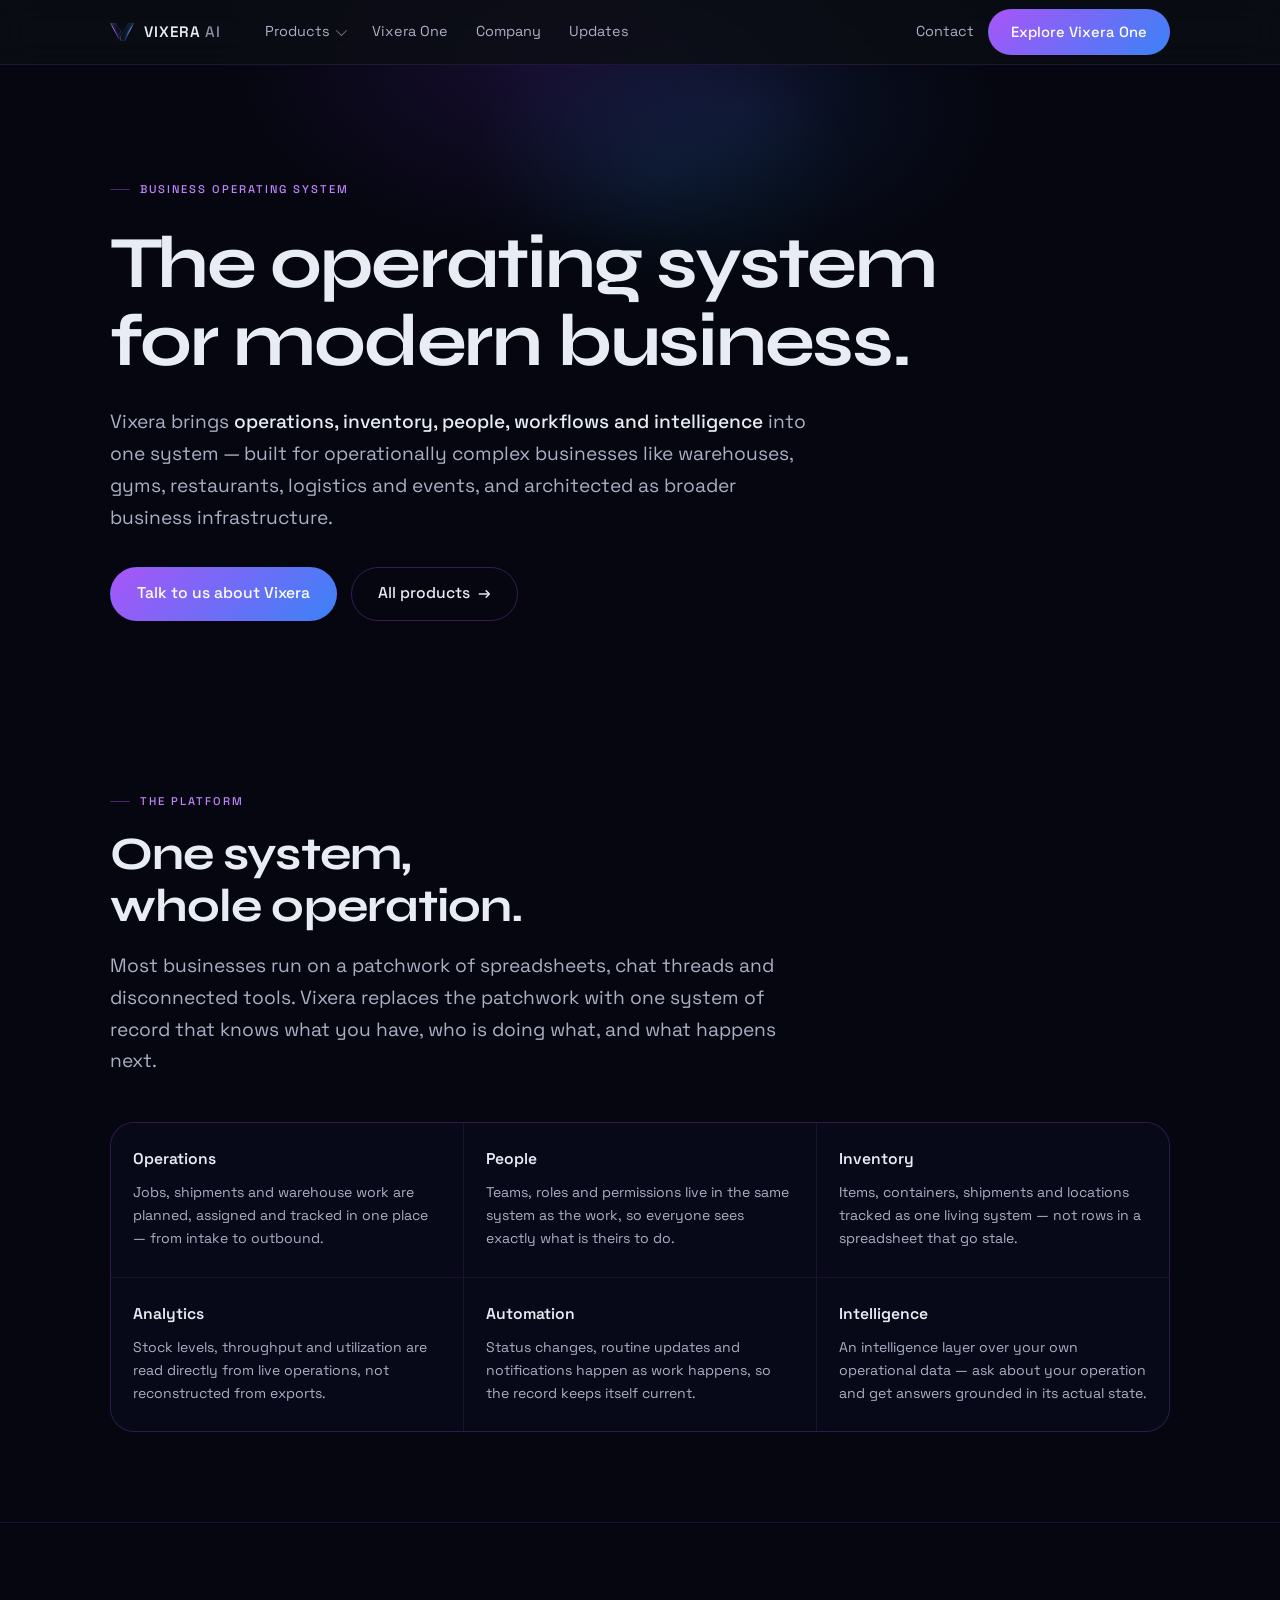
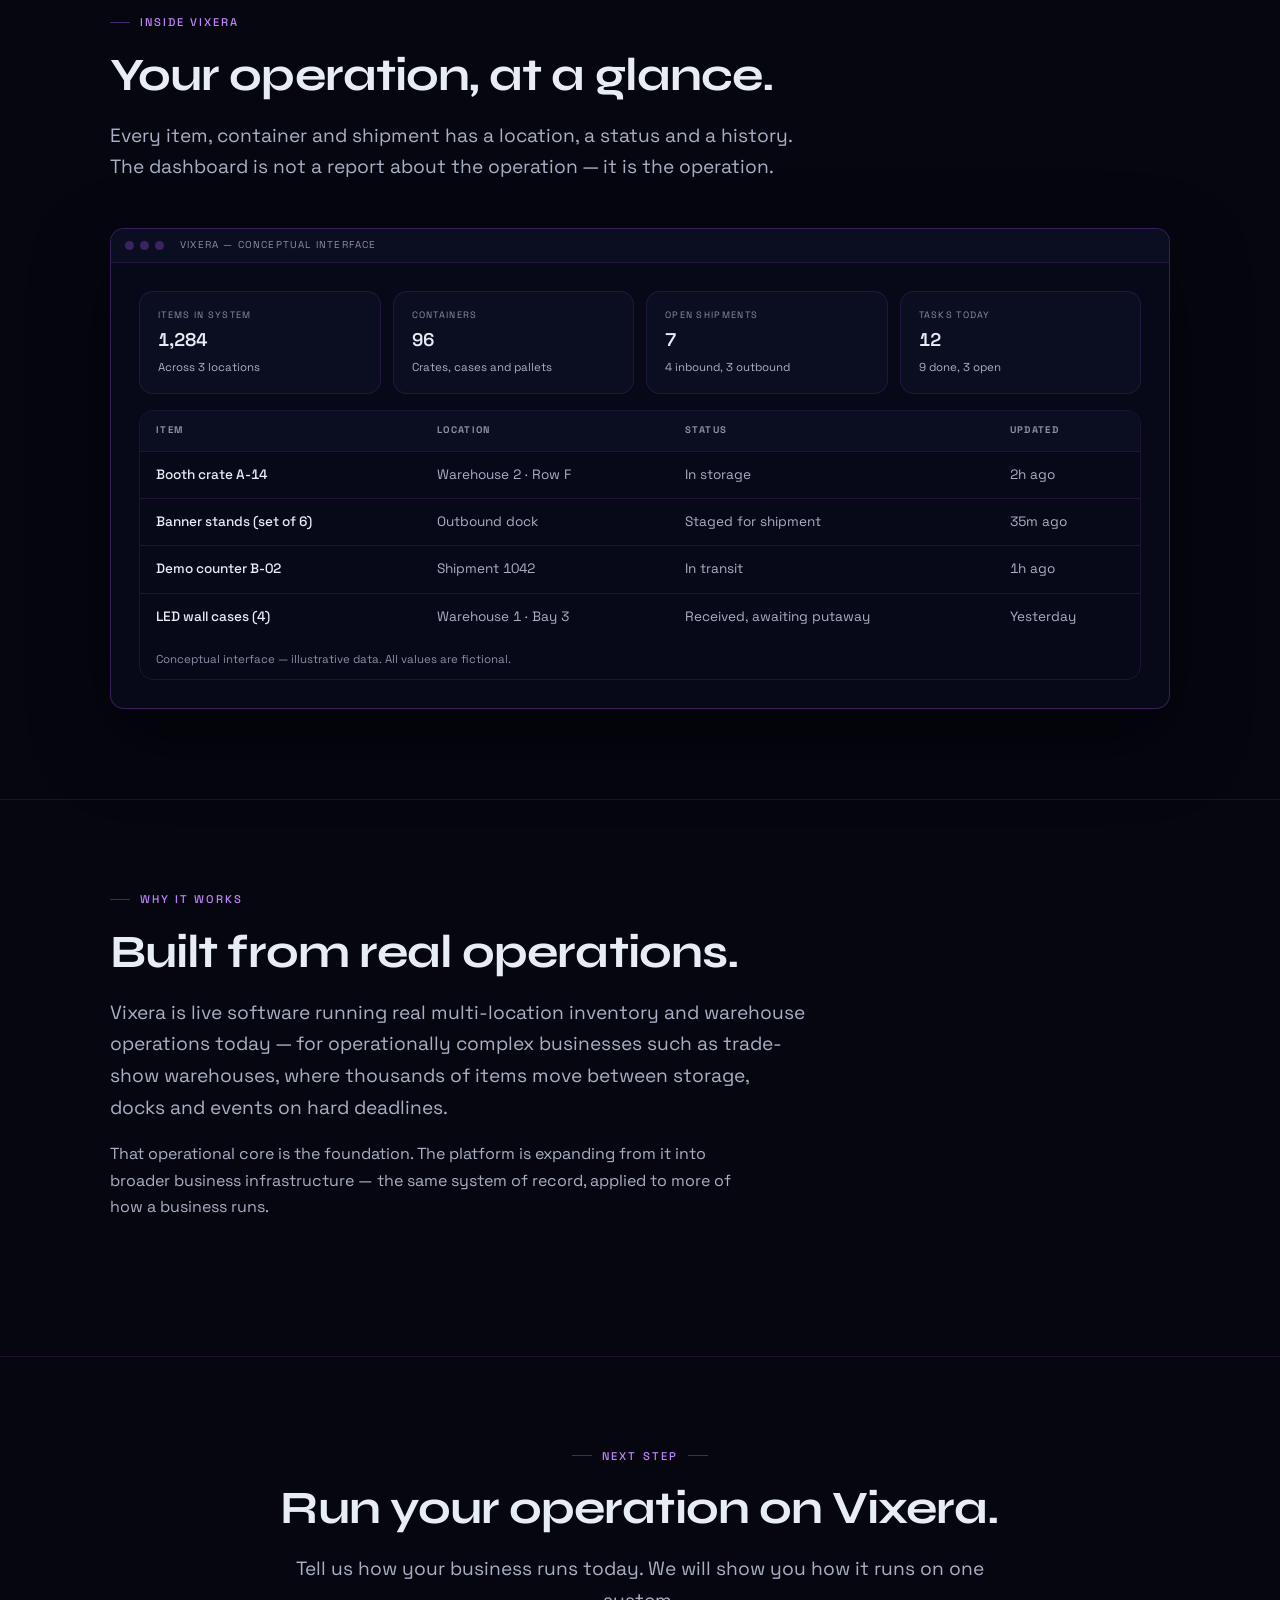
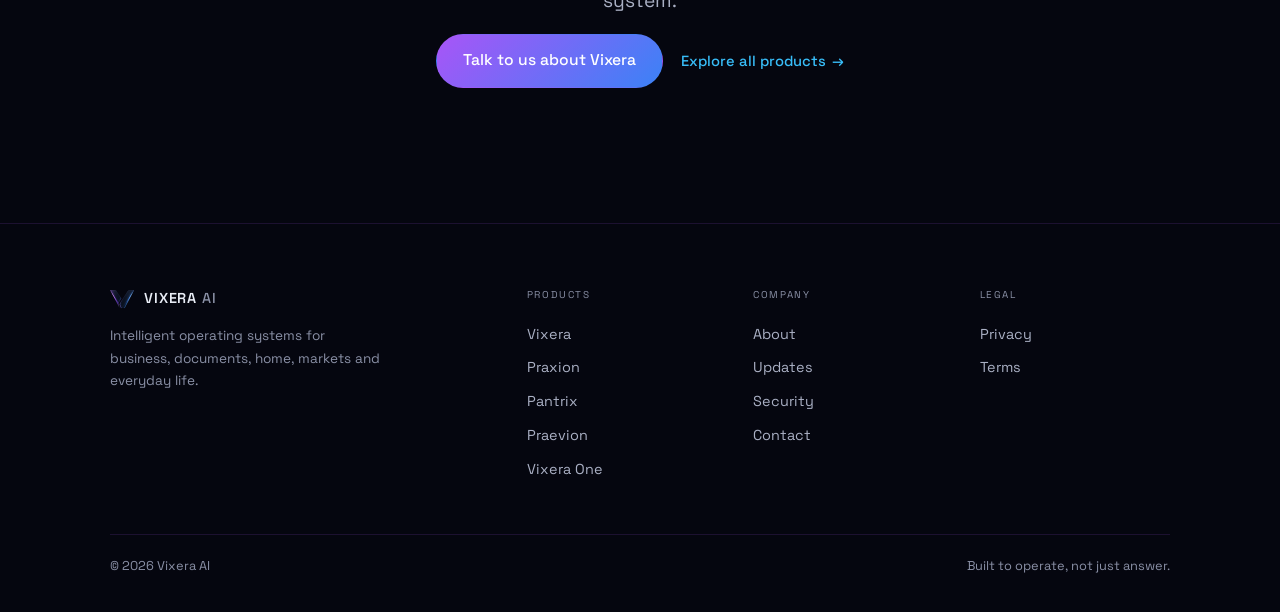
<file: products/vixera/index.html>
<!doctype html>
<html lang="en">
<head>
  <meta charset="utf-8">
  <meta name="viewport" content="width=device-width, initial-scale=1">
  <title>Vixera — The operating system for modern business | Vixera AI</title>
  <meta name="description" content="Vixera brings operations, inventory, people, workflows and intelligence into one system — built first for operationally complex businesses and architected as broader business infrastructure.">
  <link rel="canonical" href="https://vixera.ai/products/vixera/">
  <meta property="og:type" content="website">
  <meta property="og:site_name" content="Vixera AI">
  <meta property="og:title" content="Vixera — The operating system for modern business | Vixera AI">
  <meta property="og:description" content="Operations, inventory, people, workflows and intelligence in one system — built first for operationally complex businesses.">
  <meta property="og:url" content="https://vixera.ai/products/vixera/">
  <meta property="og:image" content="https://vixera.ai/assets/img/vixera-lockup.png">
  <meta name="twitter:card" content="summary_large_image">
  <meta name="twitter:title" content="Vixera — The operating system for modern business | Vixera AI">
  <meta name="twitter:description" content="Operations, inventory, people, workflows and intelligence in one system — built first for operationally complex businesses.">
  <meta name="twitter:image" content="https://vixera.ai/assets/img/vixera-lockup.png">
  <link rel="icon" href="/favicon.ico" sizes="any">
  <link rel="apple-touch-icon" href="/assets/img/icon-192.png">
  <link rel="preconnect" href="https://fonts.googleapis.com">
  <link rel="preconnect" href="https://fonts.gstatic.com" crossorigin>
  <link rel="stylesheet" href="https://fonts.googleapis.com/css2?family=Syne:wght@700;800&family=Space+Grotesk:wght@300;400;500;600&family=Cormorant+Garamond:wght@300;400&display=swap">
  <link rel="stylesheet" href="/assets/css/site.css">
  <script type="application/ld+json">
  {
    "@context": "https://schema.org",
    "@type": "Organization",
    "name": "Vixera AI",
    "url": "https://vixera.ai/",
    "logo": "https://vixera.ai/assets/img/icon-512.png",
    "description": "Vixera AI builds intelligent operating systems for business, documents, home, markets and everyday life."
  }
  </script>
</head>
<body>
<a class="skip-link" href="#main">Skip to content</a>

<!-- ══ HEADER (shared chrome — keep identical on every page) ══ -->
<header class="site-header">
  <nav class="nav" aria-label="Primary">
    <a class="nav-logo" href="/">
      <img src="/assets/img/vixera-logo.png" alt="" width="24" height="24">
      <span><b>VIXERA</b> <i>AI</i></span>
    </a>
    <ul class="nav-links">
      <li>
        <button class="nav-item" data-mega-btn aria-expanded="false">Products <span class="caret" aria-hidden="true"></span></button>
        <div class="mega" data-mega aria-label="Products">
          <a href="/products/vixera/">
            <div class="m-cat">Business</div>
            <div class="m-name">Vixera</div>
            <div class="m-desc">Business Operating System</div>
          </a>
          <a href="/products/praxion/">
            <div class="m-cat">Documents</div>
            <div class="m-name">Praxion</div>
            <div class="m-desc">Document Intelligence</div>
          </a>
          <a href="/products/pantrix/">
            <div class="m-cat">Home</div>
            <div class="m-name">Pantrix</div>
            <div class="m-desc">Home Intelligence</div>
          </a>
          <a href="/products/praevion/">
            <div class="m-cat">Intelligence</div>
            <div class="m-name">Praevion</div>
            <div class="m-desc">Predictive &amp; Financial Intelligence</div>
          </a>
          <a href="/vixera-one/">
            <div class="m-cat">Personal</div>
            <div class="m-name">Vixera One <span class="soon-pill">Coming soon</span></div>
            <div class="m-desc">Personal Intelligence</div>
          </a>
          <a href="/products/">
            <div class="m-cat">Overview</div>
            <div class="m-name">All products</div>
            <div class="m-desc">The Vixera AI ecosystem</div>
          </a>
        </div>
      </li>
      <li><a href="/vixera-one/">Vixera One</a></li>
      <li><a href="/about/">Company</a></li>
      <li><a href="/updates/">Updates</a></li>
    </ul>
    <div class="nav-actions">
      <a class="nav-contact" href="/contact/">Contact</a>
      <a class="btn primary" href="/vixera-one/" data-track="vixera_one_preview_clicked">Explore Vixera One</a>
      <button class="nav-burger" data-burger aria-expanded="false" aria-label="Menu">
        <span></span><span></span><span></span>
      </button>
    </div>
  </nav>
  <div class="mobile-menu" data-mobile-menu>
    <div class="mm-group">
      <div class="mm-label">Products</div>
      <a href="/products/vixera/">Vixera <span class="mm-cat">Business</span></a>
      <a href="/products/praxion/">Praxion <span class="mm-cat">Documents</span></a>
      <a href="/products/pantrix/">Pantrix <span class="mm-cat">Home</span></a>
      <a href="/products/praevion/">Praevion <span class="mm-cat">Intelligence</span></a>
      <a href="/vixera-one/">Vixera One <span class="mm-cat">Coming soon</span></a>
    </div>
    <div class="mm-group">
      <div class="mm-label">Company</div>
      <a href="/about/">About</a>
      <a href="/updates/">Updates</a>
      <a href="/security/">Security</a>
      <a href="/contact/">Contact</a>
    </div>
    <div class="mm-cta">
      <a class="btn primary" href="/vixera-one/">Explore Vixera One</a>
      <a class="btn" href="/products/">All products</a>
    </div>
  </div>
</header>

<main id="main">

  <!-- ══ HERO ══ -->
  <section class="hero">
    <div class="hero-glow" aria-hidden="true"></div>
    <div class="container">
      <p class="eyebrow">Business Operating System</p>
      <h1 class="display">The operating system<br>for modern business.</h1>
      <p class="lead">Vixera brings <strong>operations, inventory, people, workflows and intelligence</strong> into one system — built for operationally complex businesses like warehouses, gyms, restaurants, logistics and events, and architected as broader business infrastructure.</p>
      <div class="cta-row">
        <a class="btn primary lg" href="/contact/">Talk to us about Vixera</a>
        <a class="btn lg" href="/products/">All products <span class="arrow">→</span></a>
      </div>
    </div>
  </section>

  <!-- ══ ONE SYSTEM ══ -->
  <section class="section">
    <div class="container">
      <div class="section-head reveal">
        <p class="eyebrow">The platform</p>
        <h2 class="h2">One system,<br>whole operation.</h2>
        <p class="lead">Most businesses run on a patchwork of spreadsheets, chat threads and disconnected tools. Vixera replaces the patchwork with one system of record that knows what you have, who is doing what, and what happens next.</p>
      </div>
      <div class="feature-grid reveal">
        <div class="feature">
          <div class="f-title">Operations</div>
          <div class="f-body">Jobs, shipments and warehouse work are planned, assigned and tracked in one place — from intake to outbound.</div>
        </div>
        <div class="feature">
          <div class="f-title">People</div>
          <div class="f-body">Teams, roles and permissions live in the same system as the work, so everyone sees exactly what is theirs to do.</div>
        </div>
        <div class="feature">
          <div class="f-title">Inventory</div>
          <div class="f-body">Items, containers, shipments and locations tracked as one living system — not rows in a spreadsheet that go stale.</div>
        </div>
        <div class="feature">
          <div class="f-title">Analytics</div>
          <div class="f-body">Stock levels, throughput and utilization are read directly from live operations, not reconstructed from exports.</div>
        </div>
        <div class="feature">
          <div class="f-title">Automation</div>
          <div class="f-body">Status changes, routine updates and notifications happen as work happens, so the record keeps itself current.</div>
        </div>
        <div class="feature">
          <div class="f-title">Intelligence</div>
          <div class="f-body">An intelligence layer over your own operational data — ask about your operation and get answers grounded in its actual state.</div>
        </div>
      </div>
    </div>
  </section>

  <!-- ══ INTERFACE PREVIEW ══ -->
  <section class="section">
    <div class="container">
      <div class="section-head reveal">
        <p class="eyebrow">Inside Vixera</p>
        <h2 class="h2">Your operation, at a glance.</h2>
        <p class="lead">Every item, container and shipment has a location, a status and a history. The dashboard is not a report about the operation — it is the operation.</p>
      </div>

      <div class="device reveal">
        <div class="device-bar" aria-hidden="true"><i></i><i></i><i></i><span class="device-title">Vixera — conceptual interface</span></div>
        <div style="padding: clamp(16px, 3vw, 28px); display: grid; gap: 16px;">
          <div class="data-strip">
            <div class="data-cell">
              <div class="d-k">Items in system</div>
              <div class="d-v">1,284</div>
              <div class="d-s">Across 3 locations</div>
            </div>
            <div class="data-cell">
              <div class="d-k">Containers</div>
              <div class="d-v">96</div>
              <div class="d-s">Crates, cases and pallets</div>
            </div>
            <div class="data-cell">
              <div class="d-k">Open shipments</div>
              <div class="d-v">7</div>
              <div class="d-s">4 inbound, 3 outbound</div>
            </div>
            <div class="data-cell">
              <div class="d-k">Tasks today</div>
              <div class="d-v">12</div>
              <div class="d-s">9 done, 3 open</div>
            </div>
          </div>
          <div class="table-wrap">
            <table class="demo">
              <caption class="dim" style="caption-side: bottom; text-align: left; font-size: 0.72rem; padding: 10px 16px;">Conceptual interface — illustrative data. All values are fictional.</caption>
              <thead>
                <tr>
                  <th scope="col">Item</th>
                  <th scope="col">Location</th>
                  <th scope="col">Status</th>
                  <th scope="col">Updated</th>
                </tr>
              </thead>
              <tbody>
                <tr>
                  <td><b>Booth crate A-14</b></td>
                  <td>Warehouse 2 · Row F</td>
                  <td>In storage</td>
                  <td>2h ago</td>
                </tr>
                <tr>
                  <td><b>Banner stands (set of 6)</b></td>
                  <td>Outbound dock</td>
                  <td>Staged for shipment</td>
                  <td>35m ago</td>
                </tr>
                <tr>
                  <td><b>Demo counter B-02</b></td>
                  <td>Shipment 1042</td>
                  <td>In transit</td>
                  <td>1h ago</td>
                </tr>
                <tr>
                  <td><b>LED wall cases (4)</b></td>
                  <td>Warehouse 1 · Bay 3</td>
                  <td>Received, awaiting putaway</td>
                  <td>Yesterday</td>
                </tr>
              </tbody>
            </table>
          </div>
        </div>
      </div>
    </div>
  </section>

  <!-- ══ BUILT FROM REAL OPERATIONS ══ -->
  <section class="section">
    <div class="container">
      <div class="section-head reveal">
        <p class="eyebrow">Why it works</p>
        <h2 class="h2">Built from real operations.</h2>
        <p class="lead">Vixera is live software running real multi-location inventory and warehouse operations today — for operationally complex businesses such as trade-show warehouses, where thousands of items move between storage, docks and events on hard deadlines.</p>
        <p class="muted">That operational core is the foundation. The platform is expanding from it into broader business infrastructure — the same system of record, applied to more of how a business runs.</p>
      </div>
    </div>
  </section>

  <!-- ══ CTA ══ -->
  <section class="section">
    <div class="container">
      <div class="section-head center reveal">
        <p class="eyebrow center">Next step</p>
        <h2 class="h2">Run your operation on Vixera.</h2>
        <p class="lead" style="margin-inline:auto">Tell us how your business runs today. We will show you how it runs on one system.</p>
        <div class="cta-row" style="display:flex; gap:18px; flex-wrap:wrap; justify-content:center; align-items:center;">
          <a class="btn primary lg" href="/contact/">Talk to us about Vixera</a>
          <a class="text-link" href="/products/">Explore all products <span class="arrow">→</span></a>
        </div>
      </div>
    </div>
  </section>

</main>

<!-- ══ FOOTER (shared chrome — keep identical on every page) ══ -->
<footer class="site-footer">
  <div class="container">
    <div class="footer-grid">
      <div class="footer-brand">
        <a class="nav-logo" href="/">
          <img src="/assets/img/vixera-logo.png" alt="" width="24" height="24">
          <span><b>VIXERA</b> <i>AI</i></span>
        </a>
        <p>Intelligent operating systems for business, documents, home, markets and everyday life.</p>
      </div>
      <div class="footer-col">
        <div class="f-head">Products</div>
        <a href="/products/vixera/">Vixera</a>
        <a href="/products/praxion/">Praxion</a>
        <a href="/products/pantrix/">Pantrix</a>
        <a href="/products/praevion/">Praevion</a>
        <a href="/vixera-one/">Vixera One</a>
      </div>
      <div class="footer-col">
        <div class="f-head">Company</div>
        <a href="/about/">About</a>
        <a href="/updates/">Updates</a>
        <a href="/security/">Security</a>
        <a href="/contact/">Contact</a>
      </div>
      <div class="footer-col">
        <div class="f-head">Legal</div>
        <a href="/privacy/">Privacy</a>
        <a href="/terms/">Terms</a>
      </div>
    </div>
    <div class="footer-bottom">
      <span>© <span data-year>2026</span> Vixera AI</span>
      <span>Built to operate, not just answer.</span>
    </div>
  </div>
</footer>

<script src="/assets/js/site.js" defer></script>
</body>
</html>
</file>
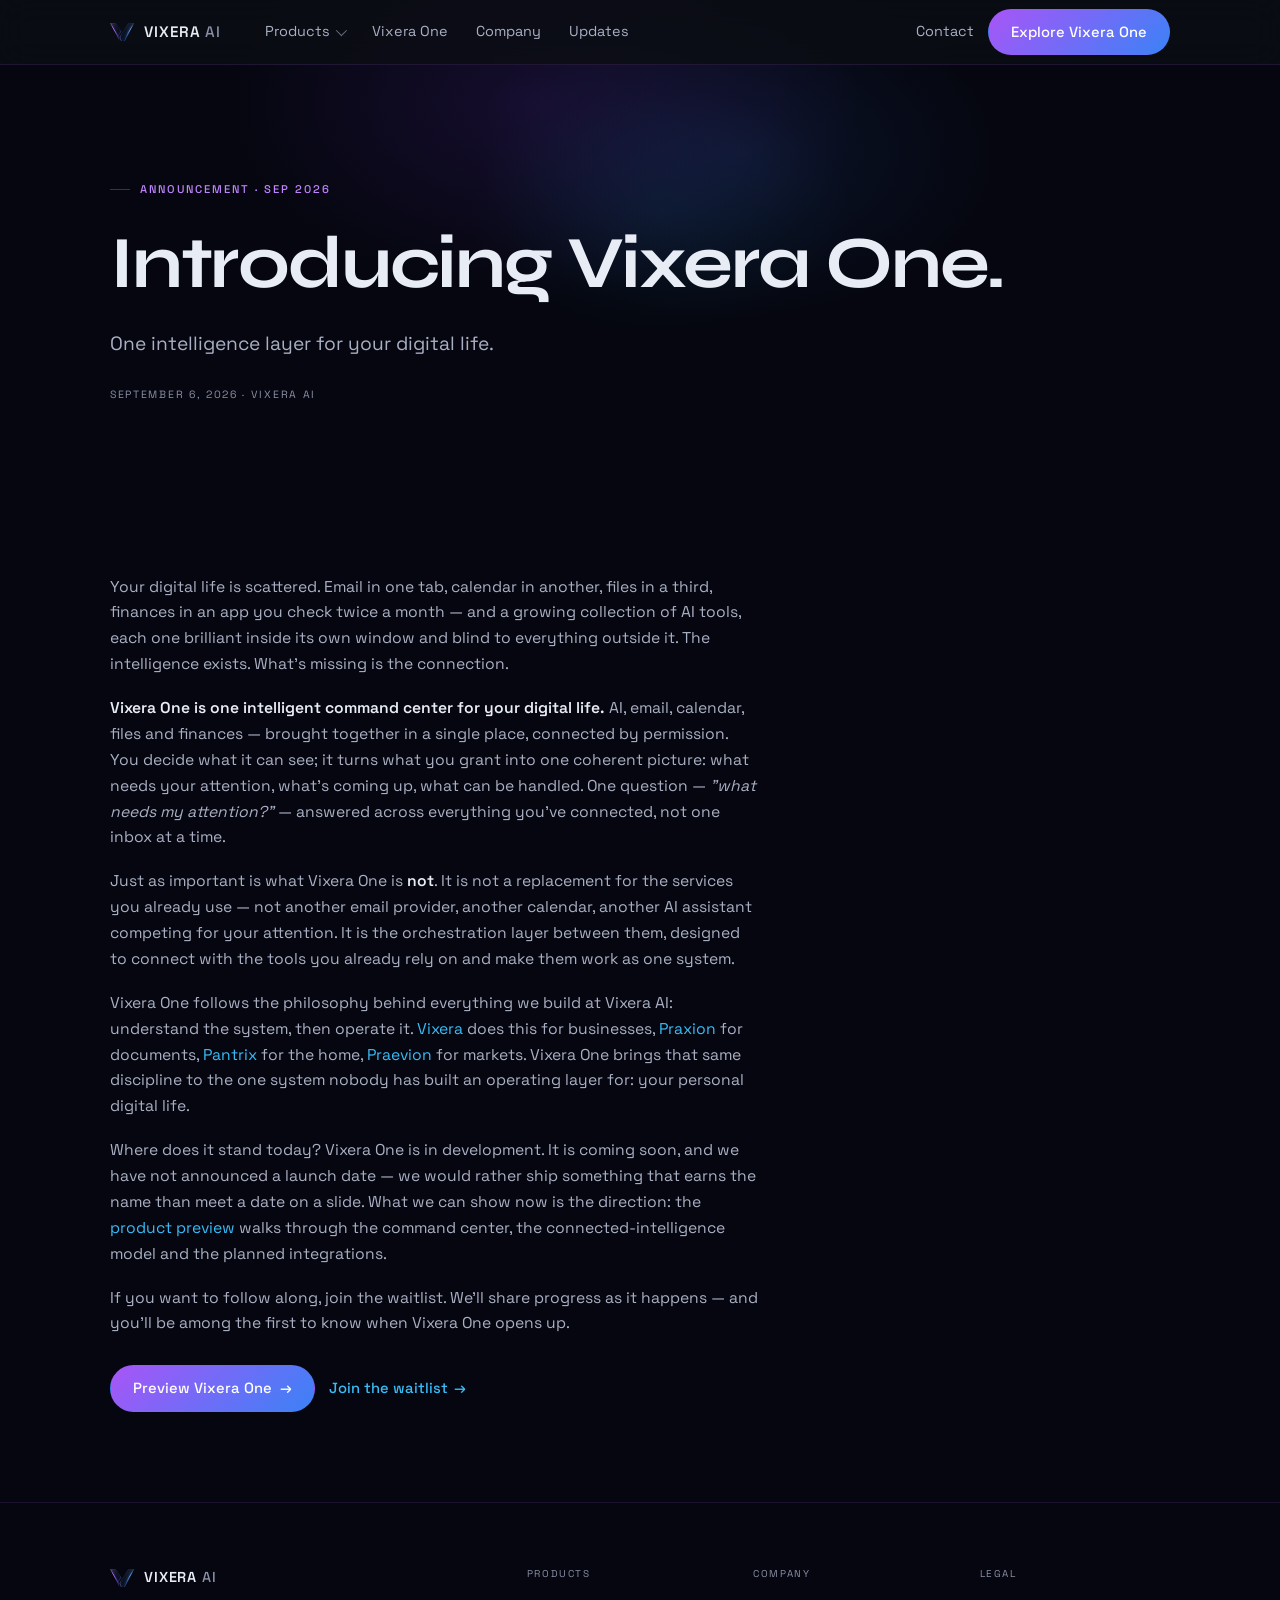
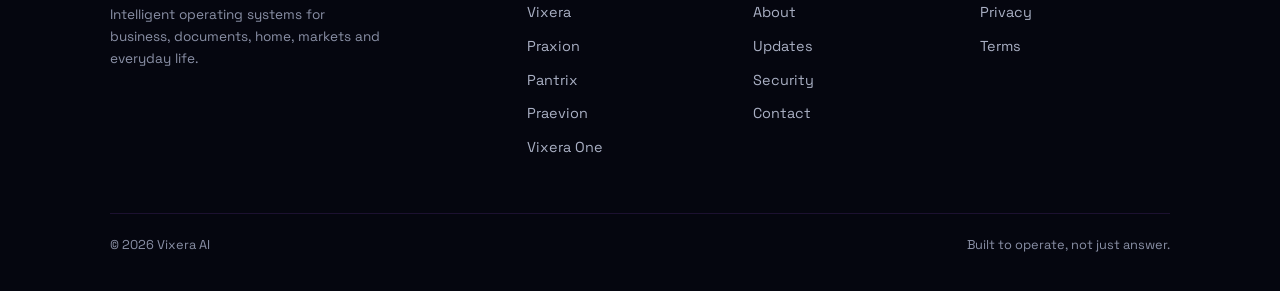
<file: updates/introducing-vixera-one/index.html>
<!doctype html>
<html lang="en">
<head>
  <meta charset="utf-8">
  <meta name="viewport" content="width=device-width, initial-scale=1">
  <title>Introducing Vixera One — Vixera AI</title>
  <meta name="description" content="Announcing Vixera One: one intelligence layer for your digital life. AI, email, calendar, files and finances — connected by permission, in one command center. In development, coming soon.">
  <link rel="canonical" href="https://vixera.ai/updates/introducing-vixera-one/">
  <meta property="og:type" content="website">
  <meta property="og:site_name" content="Vixera AI">
  <meta property="og:title" content="Introducing Vixera One — Vixera AI">
  <meta property="og:description" content="One intelligence layer for your digital life. AI, email, calendar, files and finances — connected by permission, in one command center. In development, coming soon.">
  <meta property="og:url" content="https://vixera.ai/updates/introducing-vixera-one/">
  <meta property="og:image" content="https://vixera.ai/assets/img/vixera-lockup.png">
  <meta name="twitter:card" content="summary_large_image">
  <meta name="twitter:title" content="Introducing Vixera One — Vixera AI">
  <meta name="twitter:description" content="One intelligence layer for your digital life. AI, email, calendar, files and finances — connected by permission, in one command center. In development, coming soon.">
  <meta name="twitter:image" content="https://vixera.ai/assets/img/vixera-lockup.png">
  <link rel="icon" href="/favicon.ico" sizes="any">
  <link rel="apple-touch-icon" href="/assets/img/icon-192.png">
  <link rel="preconnect" href="https://fonts.googleapis.com">
  <link rel="preconnect" href="https://fonts.gstatic.com" crossorigin>
  <link rel="stylesheet" href="https://fonts.googleapis.com/css2?family=Syne:wght@700;800&family=Space+Grotesk:wght@300;400;500;600&family=Cormorant+Garamond:wght@300;400&display=swap">
  <link rel="stylesheet" href="/assets/css/site.css">
  <script type="application/ld+json">
  {
    "@context": "https://schema.org",
    "@type": "Article",
    "headline": "Introducing Vixera One",
    "description": "One intelligence layer for your digital life. Vixera One brings AI, email, calendar, files and finances into one command center — connected by permission. In development, coming soon.",
    "datePublished": "2026-09-06",
    "mainEntityOfPage": "https://vixera.ai/updates/introducing-vixera-one/",
    "image": "https://vixera.ai/assets/img/vixera-lockup.png",
    "author": {
      "@type": "Organization",
      "name": "Vixera AI",
      "url": "https://vixera.ai/"
    },
    "publisher": {
      "@type": "Organization",
      "name": "Vixera AI",
      "url": "https://vixera.ai/",
      "logo": {
        "@type": "ImageObject",
        "url": "https://vixera.ai/assets/img/icon-512.png"
      }
    }
  }
  </script>
</head>
<body>
<a class="skip-link" href="#main">Skip to content</a>

<!-- ══ HEADER (shared chrome — keep identical on every page) ══ -->
<header class="site-header">
  <nav class="nav" aria-label="Primary">
    <a class="nav-logo" href="/">
      <img src="/assets/img/vixera-logo.png" alt="" width="24" height="24">
      <span><b>VIXERA</b> <i>AI</i></span>
    </a>
    <ul class="nav-links">
      <li>
        <button class="nav-item" data-mega-btn aria-expanded="false">Products <span class="caret" aria-hidden="true"></span></button>
        <div class="mega" data-mega aria-label="Products">
          <a href="/products/vixera/">
            <div class="m-cat">Business</div>
            <div class="m-name">Vixera</div>
            <div class="m-desc">Business Operating System</div>
          </a>
          <a href="/products/praxion/">
            <div class="m-cat">Documents</div>
            <div class="m-name">Praxion</div>
            <div class="m-desc">Document Intelligence</div>
          </a>
          <a href="/products/pantrix/">
            <div class="m-cat">Home</div>
            <div class="m-name">Pantrix</div>
            <div class="m-desc">Home Intelligence</div>
          </a>
          <a href="/products/praevion/">
            <div class="m-cat">Intelligence</div>
            <div class="m-name">Praevion</div>
            <div class="m-desc">Predictive &amp; Financial Intelligence</div>
          </a>
          <a href="/vixera-one/">
            <div class="m-cat">Personal</div>
            <div class="m-name">Vixera One <span class="soon-pill">Coming soon</span></div>
            <div class="m-desc">Personal Intelligence</div>
          </a>
          <a href="/products/">
            <div class="m-cat">Overview</div>
            <div class="m-name">All products</div>
            <div class="m-desc">The Vixera AI ecosystem</div>
          </a>
        </div>
      </li>
      <li><a href="/vixera-one/">Vixera One</a></li>
      <li><a href="/about/">Company</a></li>
      <li><a href="/updates/">Updates</a></li>
    </ul>
    <div class="nav-actions">
      <a class="nav-contact" href="/contact/">Contact</a>
      <a class="btn primary" href="/vixera-one/" data-track="vixera_one_preview_clicked">Explore Vixera One</a>
      <button class="nav-burger" data-burger aria-expanded="false" aria-label="Menu">
        <span></span><span></span><span></span>
      </button>
    </div>
  </nav>
  <div class="mobile-menu" data-mobile-menu>
    <div class="mm-group">
      <div class="mm-label">Products</div>
      <a href="/products/vixera/">Vixera <span class="mm-cat">Business</span></a>
      <a href="/products/praxion/">Praxion <span class="mm-cat">Documents</span></a>
      <a href="/products/pantrix/">Pantrix <span class="mm-cat">Home</span></a>
      <a href="/products/praevion/">Praevion <span class="mm-cat">Intelligence</span></a>
      <a href="/vixera-one/">Vixera One <span class="mm-cat">Coming soon</span></a>
    </div>
    <div class="mm-group">
      <div class="mm-label">Company</div>
      <a href="/about/">About</a>
      <a href="/updates/">Updates</a>
      <a href="/security/">Security</a>
      <a href="/contact/">Contact</a>
    </div>
    <div class="mm-cta">
      <a class="btn primary" href="/vixera-one/">Explore Vixera One</a>
      <a class="btn" href="/products/">All products</a>
    </div>
  </div>
</header>

<main id="main">

  <article>

    <!-- ══ HERO ══ -->
    <section class="hero">
      <div class="hero-glow" aria-hidden="true"></div>
      <div class="container">
        <p class="eyebrow">Announcement · Sep 2026</p>
        <h1 class="display">Introducing Vixera One.</h1>
        <p class="lead">One intelligence layer for your digital life.</p>
        <p class="kicker"><time datetime="2026-09-06">September 6, 2026</time> · Vixera AI</p>
      </div>
    </section>

    <!-- ══ BODY ══ -->
    <section class="section">
      <div class="container">
        <div class="prose reveal">
          <p>Your digital life is scattered. Email in one tab, calendar in another, files in a third, finances in an app you check twice a month — and a growing collection of AI tools, each one brilliant inside its own window and blind to everything outside it. The intelligence exists. What's missing is the connection.</p>

          <p><strong>Vixera One is one intelligent command center for your digital life.</strong> AI, email, calendar, files and finances — brought together in a single place, connected by permission. You decide what it can see; it turns what you grant into one coherent picture: what needs your attention, what's coming up, what can be handled. One question — <em>"what needs my attention?"</em> — answered across everything you've connected, not one inbox at a time.</p>

          <p>Just as important is what Vixera One is <strong>not</strong>. It is not a replacement for the services you already use — not another email provider, another calendar, another AI assistant competing for your attention. It is the orchestration layer between them, designed to connect with the tools you already rely on and make them work as one system.</p>

          <p>Vixera One follows the philosophy behind everything we build at Vixera AI: understand the system, then operate it. <a href="/products/vixera/">Vixera</a> does this for businesses, <a href="/products/praxion/">Praxion</a> for documents, <a href="/products/pantrix/">Pantrix</a> for the home, <a href="/products/praevion/">Praevion</a> for markets. Vixera One brings that same discipline to the one system nobody has built an operating layer for: your personal digital life.</p>

          <p>Where does it stand today? Vixera One is in development. It is coming soon, and we have not announced a launch date — we would rather ship something that earns the name than meet a date on a slide. What we can show now is the direction: the <a href="/vixera-one/">product preview</a> walks through the command center, the connected-intelligence model and the planned integrations.</p>

          <p>If you want to follow along, join the waitlist. We'll share progress as it happens — and you'll be among the first to know when Vixera One opens up.</p>

          <div class="cta-row" style="display:flex; gap:14px; flex-wrap:wrap; margin-top:10px;">
            <a class="btn primary" href="/vixera-one/" data-track="vixera_one_preview_clicked">Preview Vixera One <span class="arrow">→</span></a>
            <a class="text-link" href="/vixera-one/#waitlist" data-track="waitlist_opened">Join the waitlist <span aria-hidden="true">→</span></a>
          </div>
        </div>
      </div>
    </section>

  </article>

</main>

<!-- ══ FOOTER (shared chrome — keep identical on every page) ══ -->
<footer class="site-footer">
  <div class="container">
    <div class="footer-grid">
      <div class="footer-brand">
        <a class="nav-logo" href="/">
          <img src="/assets/img/vixera-logo.png" alt="" width="24" height="24">
          <span><b>VIXERA</b> <i>AI</i></span>
        </a>
        <p>Intelligent operating systems for business, documents, home, markets and everyday life.</p>
      </div>
      <div class="footer-col">
        <div class="f-head">Products</div>
        <a href="/products/vixera/">Vixera</a>
        <a href="/products/praxion/">Praxion</a>
        <a href="/products/pantrix/">Pantrix</a>
        <a href="/products/praevion/">Praevion</a>
        <a href="/vixera-one/">Vixera One</a>
      </div>
      <div class="footer-col">
        <div class="f-head">Company</div>
        <a href="/about/">About</a>
        <a href="/updates/">Updates</a>
        <a href="/security/">Security</a>
        <a href="/contact/">Contact</a>
      </div>
      <div class="footer-col">
        <div class="f-head">Legal</div>
        <a href="/privacy/">Privacy</a>
        <a href="/terms/">Terms</a>
      </div>
    </div>
    <div class="footer-bottom">
      <span>© <span data-year>2026</span> Vixera AI</span>
      <span>Built to operate, not just answer.</span>
    </div>
  </div>
</footer>

<script src="/assets/js/site.js" defer></script>
</body>
</html>
</file>
<file: assets/css/site.css>
/* ============================================================
   VIXERA AI — corporate design system
   Warm dark, typographic. One accent family (champagne gold,
   from the Vixera One brand world).
   ============================================================ */

:root {
  /* Ground — Vixera AI landing design palette */
  --bg: #05060F;
  --bg-raised: #070818;
  --surface: #0B0D20;
  --surface-2: #12142C;
  --border: rgba(168, 85, 247, 0.14);
  --border-strong: rgba(168, 85, 247, 0.30);

  /* Type */
  --text: #E8ECF5;
  --text-2: #AAB0C4;      /* secondary */
  --text-3: #8A90A6;      /* tertiary — AA at small sizes */
  --cream: #F3E8D2;       /* Vixera One sub-brand only */

  /* Accent — the design's violet→blue→sky family */
  --violet: #A855F7;
  --blue: #3B82F6;
  --cyan: #38BDF8;
  --grad: linear-gradient(135deg, #A855F7, #3B82F6);
  --accent: #C084FC;
  --accent-bright: #38BDF8;
  --accent-deep: #7C3AED;
  --accent-tint: rgba(168, 85, 247, 0.10);
  --accent-line: rgba(168, 85, 247, 0.40);

  /* Semantic (used sparingly in demo UI only) */
  --ok: #6FC9A3;
  --warn: #D9B36A;

  /* Type stacks */
  --display: "Syne", "Arial Black", sans-serif;
  --sans: "Space Grotesk", "Segoe UI", system-ui, sans-serif;
  --mono: "Space Grotesk", "Consolas", monospace;

  /* Rhythm */
  --container: 1140px;
  --radius: 14px;
  --radius-lg: 24px;
}

/* ── Vixera One sub-brand — the ONLY warm scope on the site ── */
.one-world {
  --bg: #080807;
  --bg-raised: #0D0C0A;
  --surface: #14120E;
  --surface-2: #1B1812;
  --border: rgba(216, 195, 160, 0.12);
  --border-strong: rgba(216, 195, 160, 0.26);
  --text: #F7F2E7;
  --text-2: #C4B9A4;
  --text-3: #9C9282;
  --accent: #D8C3A0;
  --accent-bright: #F3E8D2;
  --accent-deep: #A98F5F;
  --accent-tint: rgba(216, 163, 74, 0.10);
  --accent-line: rgba(216, 163, 74, 0.34);
  --grad: linear-gradient(180deg, #F3E8D2, #D8C3A0);
  --display: "Cormorant Garamond", Georgia, serif;
  background: var(--bg);
  color: var(--text);
}
.one-world .display, .one-world .h2 { font-weight: 300; letter-spacing: 0; }
.one-world .btn.primary { background: linear-gradient(180deg, #F3E8D2, #D8C3A0); color: #100D08; }
.one-world .btn.primary:hover { box-shadow: 0 18px 44px -14px rgba(216, 163, 74, 0.8); filter: none; }
.one-world ::selection { background: var(--accent-bright); color: #171310; }

/* ── Base ─────────────────────────────────────────────────── */
* { margin: 0; padding: 0; box-sizing: border-box; }

html {
  scroll-behavior: smooth;
  scroll-padding-top: 76px; /* fixed header clearance for anchor jumps */
}

body {
  background: var(--bg);
  color: var(--text);
  font-family: var(--sans);
  font-size: 16px;
  line-height: 1.65;
  -webkit-font-smoothing: antialiased;
  text-rendering: optimizeLegibility;
  overflow-x: hidden;
}

::selection { background: #7C3AED; color: #FFFFFF; }

img { max-width: 100%; display: block; }
a { color: inherit; text-decoration: none; }
button { font: inherit; color: inherit; background: none; border: none; cursor: pointer; }

a:focus-visible,
button:focus-visible,
input:focus-visible,
select:focus-visible,
textarea:focus-visible {
  outline: 2px solid var(--accent-bright);
  outline-offset: 2px;
  border-radius: 4px;
}

.container {
  max-width: var(--container);
  margin: 0 auto;
  padding: 0 clamp(20px, 4vw, 40px);
}

.skip-link {
  position: absolute;
  left: -9999px;
  top: 0;
  z-index: 300;
  background: var(--accent-deep);
  color: #fff;
  padding: 10px 18px;
  border-radius: 0 0 8px 0;
  font-size: 0.85rem;
}
.skip-link:focus { left: 0; }

/* ── Typography ───────────────────────────────────────────── */
h1, h2, h3, h4 { font-weight: 600; line-height: 1.12; letter-spacing: -0.02em; text-wrap: balance; }

.display {
  font-family: var(--display);
  font-size: clamp(2.4rem, 6vw, 4.6rem);
  letter-spacing: -0.03em;
  font-weight: 700;
  line-height: 1.06;
}
.h2 {
  font-family: var(--display);
  font-weight: 700;
  letter-spacing: -0.02em;
  font-size: clamp(1.8rem, 3.8vw, 2.9rem);
}
.h3 { font-size: clamp(1.15rem, 2vw, 1.45rem); }

.lead {
  font-size: clamp(1.02rem, 1.5vw, 1.2rem);
  color: var(--text-2);
  max-width: 58ch;
}
.lead strong { color: var(--text); font-weight: 500; }

p { max-width: 65ch; }
.muted { color: var(--text-2); }
.dim { color: var(--text-3); }

.eyebrow {
  font-family: var(--mono);
  font-size: 0.7rem;
  font-weight: 500;
  letter-spacing: 0.18em;
  text-transform: uppercase;
  color: var(--accent);
  display: inline-flex;
  align-items: center;
  gap: 10px;
}
.eyebrow::before { content: ""; width: 20px; height: 1px; background: var(--accent-line); flex: none; }
.eyebrow.center::after { content: ""; width: 20px; height: 1px; background: var(--accent-line); flex: none; }

.kicker {
  font-family: var(--mono);
  font-size: 0.66rem;
  letter-spacing: 0.16em;
  text-transform: uppercase;
  color: var(--text-3);
}

/* ── Header / navigation ──────────────────────────────────── */
.site-header {
  position: fixed;
  inset: 0 0 auto 0;
  z-index: 200;
  background: rgba(11, 14, 20, 0.82);
  backdrop-filter: blur(16px);
  -webkit-backdrop-filter: blur(16px);
  border-bottom: 1px solid var(--border);
}
.nav {
  max-width: var(--container);
  margin: 0 auto;
  padding: 0 clamp(16px, 4vw, 40px);
  height: 64px;
  display: flex;
  align-items: center;
  gap: 28px;
}
.nav-logo {
  display: flex;
  align-items: center;
  gap: 10px;
  font-weight: 600;
  font-size: 0.95rem;
  letter-spacing: 0.06em;
  white-space: nowrap;
  margin-right: 4px;
}
.nav-logo img { width: 24px; height: 24px; }
.nav-logo span b { font-weight: 600; }
.nav-logo span i { font-style: normal; color: var(--text-3); font-weight: 500; }

.nav-links {
  display: flex;
  align-items: center;
  gap: 4px;
  flex: 1;
}
.nav-links > li { list-style: none; position: relative; }
.nav-links a, .nav-links button.nav-item {
  display: inline-flex;
  align-items: center;
  gap: 6px;
  padding: 8px 12px;
  border-radius: 8px;
  font-size: 0.9rem;
  color: var(--text-2);
  transition: color 0.15s, background 0.15s;
  white-space: nowrap;
}
.nav-links a:hover, .nav-links button.nav-item:hover,
.nav-links button.nav-item[aria-expanded="true"] { color: var(--text); background: var(--surface); }
.nav-links .caret { width: 8px; height: 8px; border-right: 1.5px solid currentColor; border-bottom: 1.5px solid currentColor; transform: rotate(45deg) translateY(-2px); opacity: 0.6; }

.nav-actions { display: flex; align-items: center; gap: 14px; margin-left: auto; }
.nav-actions .nav-contact { font-size: 0.9rem; color: var(--text-2); white-space: nowrap; }
.nav-actions .nav-contact:hover { color: var(--text); }

/* Products mega menu */
.mega {
  position: absolute;
  top: calc(100% + 10px);
  left: -12px;
  width: 620px;
  background: var(--bg-raised);
  border: 1px solid var(--border);
  border-radius: var(--radius-lg);
  padding: 10px;
  display: none;
  grid-template-columns: 1fr 1fr;
  gap: 4px;
  box-shadow: 0 24px 60px rgba(0, 0, 0, 0.5);
}
.mega.open { display: grid; }
.mega a {
  display: block;
  padding: 14px 16px;
  border-radius: var(--radius);
  transition: background 0.15s;
}
.mega a:hover { background: var(--surface); }
.mega .m-cat { font-family: var(--mono); font-size: 0.6rem; letter-spacing: 0.16em; text-transform: uppercase; color: var(--text-3); }
.mega .m-name { font-weight: 600; font-size: 0.95rem; margin-top: 4px; display: flex; align-items: center; gap: 8px; }
.mega .m-desc { font-size: 0.82rem; color: var(--text-2); margin-top: 2px; }
.mega .soon-pill {
  font-family: var(--mono);
  font-size: 0.56rem;
  letter-spacing: 0.12em;
  text-transform: uppercase;
  color: var(--accent-bright);
  border: 1px solid var(--accent-line);
  border-radius: 99px;
  padding: 2px 8px;
}

/* Buttons */
.btn {
  display: inline-flex;
  align-items: center;
  justify-content: center;
  gap: 8px;
  padding: 10px 22px;
  border-radius: 999px;
  font-size: 0.92rem;
  font-weight: 500;
  border: 1px solid var(--border-strong);
  color: var(--text);
  transition: background 0.15s, border-color 0.15s, transform 0.15s;
  white-space: nowrap;
}
.btn:hover { background: var(--surface); border-color: var(--border-strong); }
.btn.primary {
  background: var(--grad);
  border-color: transparent;
  color: #FFFFFF;
  font-weight: 500;
}
.btn.primary:hover { filter: brightness(1.1); box-shadow: 0 18px 44px -14px rgba(124, 58, 237, 0.7); transform: translateY(-2px); }
.btn.lg { padding: 13px 26px; font-size: 0.98rem; }
.btn .arrow { transition: transform 0.15s; }
.btn:hover .arrow { transform: translateX(3px); }

.text-link {
  display: inline-flex;
  align-items: center;
  gap: 6px;
  color: var(--accent-bright);
  font-weight: 500;
  font-size: 0.92rem;
}
.text-link:hover { text-decoration: underline; text-underline-offset: 4px; }

/* Mobile nav */
.nav-burger {
  display: none;
  width: 40px;
  height: 40px;
  border-radius: 8px;
  align-items: center;
  justify-content: center;
  flex-direction: column;
  gap: 5px;
}
.nav-burger span { width: 18px; height: 1.6px; background: var(--text); transition: transform 0.2s, opacity 0.2s; }
.nav-burger[aria-expanded="true"] span:nth-child(1) { transform: translateY(6.6px) rotate(45deg); }
.nav-burger[aria-expanded="true"] span:nth-child(2) { opacity: 0; }
.nav-burger[aria-expanded="true"] span:nth-child(3) { transform: translateY(-6.6px) rotate(-45deg); }

.mobile-menu {
  display: none;
  position: fixed;
  inset: 64px 0 0 0;
  z-index: 190;
  background: var(--bg);
  overflow-y: auto;
  padding: 20px clamp(20px, 5vw, 32px) 48px;
}
.mobile-menu.open { display: block; }
.mobile-menu .mm-group { border-bottom: 1px solid var(--border); padding: 18px 0; }
.mobile-menu .mm-label { font-family: var(--mono); font-size: 0.62rem; letter-spacing: 0.16em; text-transform: uppercase; color: var(--text-3); margin-bottom: 10px; }
.mobile-menu a { display: flex; align-items: baseline; justify-content: space-between; gap: 12px; padding: 10px 0; font-size: 1.05rem; font-weight: 500; }
.mobile-menu a .mm-cat { font-size: 0.75rem; color: var(--text-3); font-weight: 400; white-space: nowrap; }
.mobile-menu .mm-cta { margin-top: 24px; display: grid; gap: 10px; }
.mobile-menu .mm-cta .btn { width: 100%; padding: 14px; }

@media (max-width: 920px) {
  .nav-links, .nav-actions .nav-contact, .nav-actions .btn { display: none; }
  .nav-burger { display: inline-flex; }
  .nav { justify-content: space-between; }
}

/* ── Sections ─────────────────────────────────────────────── */
.section { padding: clamp(64px, 10vh, 120px) 0; }
.section + .section { border-top: 1px solid var(--border); }
.section-head { max-width: 720px; display: grid; gap: 18px; margin-bottom: clamp(36px, 5vh, 56px); }
.section-head.center { margin-inline: auto; text-align: center; justify-items: center; }

/* ── Hero ─────────────────────────────────────────────────── */
.hero {
  padding: clamp(140px, 20vh, 210px) 0 clamp(64px, 9vh, 110px);
  position: relative;
  overflow: hidden;
}
.hero-glow {
  position: absolute;
  top: -20%;
  left: 50%;
  transform: translateX(-50%);
  width: min(1000px, 130vw);
  aspect-ratio: 2 / 1;
  background:
    radial-gradient(46% 56% at 40% 40%, rgba(124, 58, 237, 0.14), transparent 70%),
    radial-gradient(38% 48% at 60% 50%, rgba(59, 130, 255, 0.11), transparent 70%),
    radial-gradient(28% 36% at 52% 62%, rgba(0, 212, 255, 0.06), transparent 70%);
  pointer-events: none;
  animation: mist 16s ease-in-out infinite alternate;
}
.one-world .hero-glow {
  background:
    radial-gradient(46% 56% at 42% 40%, rgba(216, 163, 74, 0.16), transparent 70%),
    radial-gradient(38% 48% at 62% 52%, rgba(243, 232, 210, 0.06), transparent 70%);
}
@keyframes mist {
  from { transform: translateX(-54%) scale(1); opacity: 0.85; }
  to   { transform: translateX(-46%) scale(1.07); opacity: 1; }
}
.hero .container { position: relative; display: grid; gap: 26px; justify-items: start; }
.hero .cta-row { display: flex; gap: 14px; flex-wrap: wrap; margin-top: 8px; }

/* Ecosystem diagram (hero visual) */
.eco-diagram {
  width: 100%;
  margin-top: clamp(36px, 6vh, 64px);
  border: 1px solid var(--border);
  border-radius: var(--radius-lg);
  background: linear-gradient(180deg, var(--bg-raised), var(--bg));
  padding: clamp(20px, 4vw, 40px);
  overflow: hidden;
}
.eco-diagram svg { width: 100%; height: auto; display: block; }
.eco-diagram .eco-list { display: none; }
@media (max-width: 640px) {
  .eco-diagram svg { display: none; }
  .eco-diagram .eco-list {
    display: grid;
    gap: 10px;
    list-style: none;
  }
  .eco-diagram .eco-list li {
    display: flex;
    align-items: baseline;
    justify-content: space-between;
    gap: 12px;
    border: 1px solid var(--border);
    border-radius: var(--radius);
    background: var(--surface);
    padding: 12px 16px;
  }
  .eco-diagram .eco-list li:first-child { border-color: var(--accent-line); }
  .eco-diagram .eco-list li.soon { border-color: var(--accent-line); }
  .eco-diagram .eco-list b { font-weight: 600; font-size: 0.95rem; }
  .eco-diagram .eco-list span { font-family: var(--mono); font-size: 0.6rem; letter-spacing: 0.14em; text-transform: uppercase; color: var(--text-3); text-align: right; }
  .eco-diagram .eco-list li.soon span { color: var(--accent-bright); }
}

/* ── Product cards ────────────────────────────────────────── */
.product-grid {
  display: grid;
  grid-template-columns: repeat(6, 1fr);
  gap: 16px;
}
.product-card {
  grid-column: span 2;
  background: var(--surface);
  border: 1px solid var(--border);
  border-radius: var(--radius-lg);
  padding: 26px 24px 22px;
  display: flex;
  flex-direction: column;
  gap: 10px;
  min-height: 210px;
  transition: border-color 0.2s, transform 0.2s, background 0.2s;
}
.product-card:hover { border-color: var(--accent-line); transform: translateY(-2px); background: var(--surface-2); }
.product-card.wide { grid-column: span 3; }
.product-card .p-cat { font-family: var(--mono); font-size: 0.62rem; letter-spacing: 0.16em; text-transform: uppercase; color: var(--text-3); display: flex; align-items: center; justify-content: space-between; gap: 10px; }
.product-card .p-name { font-size: 1.3rem; font-weight: 600; letter-spacing: -0.01em; display: flex; align-items: center; gap: 10px; }
.product-card .p-desc { font-size: 0.92rem; color: var(--text-2); flex: 1; }
.product-card .p-go { color: var(--accent-bright); font-size: 0.88rem; font-weight: 500; display: inline-flex; align-items: center; gap: 6px; }
.product-card:hover .p-go .arrow { transform: translateX(3px); }
.product-card .p-go .arrow { transition: transform 0.15s; }
.product-glyph { width: 30px; height: 30px; flex: none; }
.product-glyph svg { width: 100%; height: 100%; display: block; }
.product-glyph svg * { vector-effect: non-scaling-stroke; }

@media (max-width: 980px) { .product-grid { grid-template-columns: 1fr 1fr; } .product-card, .product-card.wide { grid-column: span 1; } }
@media (max-width: 620px) { .product-grid { grid-template-columns: 1fr; } }

/* ── Badges ───────────────────────────────────────────────── */
.badge-soon {
  display: inline-flex;
  align-items: center;
  gap: 8px;
  font-family: var(--mono);
  font-size: 0.64rem;
  letter-spacing: 0.18em;
  text-transform: uppercase;
  color: var(--accent-bright);
  border: 1px solid var(--accent-line);
  border-radius: 99px;
  padding: 6px 14px;
  background: var(--accent-tint);
}
.badge-soon::before { content: ""; width: 6px; height: 6px; border-radius: 50%; background: var(--accent-bright); }

/* ── Feature grid ─────────────────────────────────────────── */
.feature-grid {
  display: grid;
  grid-template-columns: repeat(3, 1fr);
  gap: 1px;
  background: var(--border);
  border: 1px solid var(--border);
  border-radius: var(--radius-lg);
  overflow: hidden;
}
.feature-grid.cols2 { grid-template-columns: repeat(2, 1fr); }
.feature {
  background: var(--bg-raised);
  padding: 24px 22px 26px;
  display: grid;
  gap: 8px;
  align-content: start;
  transition: background 0.2s;
}
.feature:hover { background: var(--surface); }
.feature .f-title { font-weight: 600; font-size: 0.98rem; }
.feature .f-body { font-size: 0.88rem; color: var(--text-2); }
.feature .f-icon { width: 22px; height: 22px; color: var(--accent); margin-bottom: 6px; }
.feature .f-icon svg { width: 100%; height: 100%; }
@media (max-width: 860px) { .feature-grid, .feature-grid.cols2 { grid-template-columns: 1fr 1fr; } }
@media (max-width: 540px) { .feature-grid, .feature-grid.cols2 { grid-template-columns: 1fr; } }

/* ── Device mockups ───────────────────────────────────────── */
.device {
  border: 1px solid var(--border-strong);
  border-radius: 14px;
  background: var(--bg-raised);
  box-shadow: 0 30px 80px rgba(0, 0, 0, 0.45);
  overflow: hidden;
}
.device .device-bar {
  height: 34px;
  display: flex;
  align-items: center;
  gap: 6px;
  padding: 0 14px;
  border-bottom: 1px solid var(--border);
  background: var(--surface);
}
.device .device-bar i { width: 9px; height: 9px; border-radius: 50%; background: var(--border-strong); }
.device .device-bar .device-title { margin-left: 10px; font-family: var(--mono); font-size: 0.62rem; letter-spacing: 0.12em; text-transform: uppercase; color: var(--text-3); }

/* Vixera One app mockup */
.vone {
  display: grid;
  grid-template-columns: 172px 1fr 210px;
  min-height: 430px;
  font-size: 0.8rem;
}
.vone-side {
  border-right: 1px solid var(--border);
  background: var(--bg);
  padding: 14px 10px;
  display: flex;
  flex-direction: column;
  gap: 2px;
}
.vone-side .vs-brand { font-weight: 600; font-size: 0.78rem; letter-spacing: 0.08em; padding: 6px 10px 12px; display: flex; gap: 8px; align-items: center; }
.vone-side .vs-brand img { width: 15px; height: 15px; }
.vone-side .vs-item { display: flex; align-items: center; gap: 9px; padding: 7px 10px; border-radius: 7px; color: var(--text-2); }
.vone-side .vs-item.active { background: var(--accent-tint); color: var(--text); }
.vone-side .vs-item i { width: 5px; height: 5px; border-radius: 50%; background: currentColor; opacity: 0.55; flex: none; }
.vone-side .vs-bottom { margin-top: auto; border-top: 1px solid var(--border); padding-top: 8px; }
.vone-main { padding: 18px; display: grid; gap: 14px; align-content: start; background: var(--bg-raised); }
.vone-main .vm-greet { font-size: 1.05rem; font-weight: 600; letter-spacing: -0.01em; }
.vone-main .vm-sub { color: var(--text-3); font-size: 0.72rem; }
.vone-ask {
  display: flex;
  align-items: center;
  gap: 10px;
  border: 1px solid var(--border-strong);
  border-radius: 9px;
  padding: 10px 14px;
  color: var(--text-3);
  background: var(--bg);
}
.vone-ask::before { content: ""; width: 7px; height: 7px; border-radius: 50%; background: var(--accent); flex: none; }
.vone-cards { display: grid; grid-template-columns: 1fr 1fr; gap: 10px; }
.vone-card { border: 1px solid var(--border); border-radius: 9px; background: var(--surface); padding: 12px 14px; display: grid; gap: 3px; }
.vone-card .vc-k { font-family: var(--mono); font-size: 0.58rem; letter-spacing: 0.14em; text-transform: uppercase; color: var(--text-3); }
.vone-card .vc-v { font-weight: 600; font-size: 0.92rem; }
.vone-card .vc-s { font-size: 0.7rem; color: var(--text-2); }
.vone-rail { border-left: 1px solid var(--border); background: var(--bg); padding: 14px 12px; display: grid; gap: 8px; align-content: start; }
.vone-rail .vr-head { font-family: var(--mono); font-size: 0.58rem; letter-spacing: 0.14em; text-transform: uppercase; color: var(--text-3); padding-bottom: 4px; }
.vone-tile { display: flex; align-items: center; justify-content: space-between; gap: 8px; border: 1px solid var(--border); border-radius: 8px; padding: 8px 10px; font-size: 0.72rem; color: var(--text-2); background: var(--bg-raised); }
.vone-tile b { color: var(--text); font-weight: 500; }
.vone-tile .vt-state { font-family: var(--mono); font-size: 0.54rem; letter-spacing: 0.1em; text-transform: uppercase; color: var(--text-3); }
@media (max-width: 860px) { .vone { grid-template-columns: 150px 1fr; } .vone-rail { display: none; } }
@media (max-width: 560px) { .vone { grid-template-columns: 1fr; } .vone-side { flex-direction: row; overflow-x: auto; border-right: 0; border-bottom: 1px solid var(--border); } .vone-side .vs-bottom { display: none; } .vone-side .vs-brand { display: none; } }

/* Phone mockup */
.phone {
  width: min(270px, 86vw);
  border: 1px solid var(--border-strong);
  border-radius: 26px;
  background: var(--bg);
  box-shadow: 0 24px 60px rgba(0, 0, 0, 0.45);
  overflow: hidden;
  margin: 0 auto;
}
.phone-top { display: flex; justify-content: center; padding: 10px 0 4px; }
.phone-top i { width: 60px; height: 5px; border-radius: 99px; background: var(--surface-2); }
.phone-body { padding: 12px 14px 16px; display: grid; gap: 10px; font-size: 0.74rem; min-height: 380px; align-content: start; }
.phone-nav { display: flex; justify-content: space-around; border-top: 1px solid var(--border); padding: 10px 6px 14px; font-family: var(--mono); font-size: 0.56rem; letter-spacing: 0.08em; text-transform: uppercase; color: var(--text-3); }
.phone-nav b { color: var(--accent-bright); font-weight: 500; }

/* ── Command demo ─────────────────────────────────────────── */
.command-demo {
  border: 1px solid var(--border);
  border-radius: var(--radius-lg);
  background: var(--bg-raised);
  padding: clamp(20px, 3vw, 32px);
  display: grid;
  gap: 16px;
}
.cd-line { display: flex; gap: 12px; align-items: flex-start; }
.cd-line .cd-who {
  font-family: var(--mono);
  font-size: 0.6rem;
  letter-spacing: 0.12em;
  text-transform: uppercase;
  color: var(--text-3);
  flex: none;
  width: 44px;
  padding-top: 5px;
}
.cd-line .cd-msg {
  border: 1px solid var(--border);
  border-radius: 10px;
  padding: 12px 16px;
  font-size: 0.94rem;
  background: var(--surface);
  max-width: 56ch;
}
.cd-line.you .cd-msg { border-color: var(--accent-line); background: var(--accent-tint); }
.cd-chips { display: flex; flex-wrap: wrap; gap: 8px; padding-left: 56px; }
.cd-chips button {
  font-size: 0.78rem;
  color: var(--text-2);
  border: 1px solid var(--border);
  border-radius: 99px;
  padding: 6px 13px;
  transition: color 0.15s, border-color 0.15s;
}
.cd-chips button:hover { color: var(--text); border-color: var(--accent-line); }
@media (max-width: 560px) { .cd-line .cd-who { width: 34px; } .cd-chips { padding-left: 0; } }

/* ── Integration tiles ────────────────────────────────────── */
.integration-grid { display: grid; grid-template-columns: repeat(3, 1fr); gap: 12px; }
.integration {
  border: 1px solid var(--border);
  border-radius: var(--radius);
  background: var(--surface);
  padding: 16px 18px;
  display: grid;
  gap: 2px;
  transition: border-color 0.2s;
}
.integration:hover { border-color: var(--border-strong); }
.integration .i-cat { font-family: var(--mono); font-size: 0.56rem; letter-spacing: 0.14em; text-transform: uppercase; color: var(--text-3); }
.integration .i-name { font-weight: 600; font-size: 0.95rem; }
.integration .i-state { font-size: 0.74rem; color: var(--text-3); }
@media (max-width: 760px) { .integration-grid { grid-template-columns: 1fr 1fr; } }
@media (max-width: 440px) { .integration-grid { grid-template-columns: 1fr; } }

/* ── Waitlist ─────────────────────────────────────────────── */
.waitlist {
  border: 1px solid var(--border);
  border-radius: var(--radius-lg);
  background: linear-gradient(180deg, var(--surface), var(--bg-raised));
  padding: clamp(28px, 5vw, 48px);
  max-width: 620px;
}
.waitlist form { display: grid; gap: 14px; margin-top: 20px; }
.waitlist label { font-size: 0.82rem; color: var(--text-2); display: grid; gap: 6px; }
.waitlist input, .waitlist select {
  width: 100%;
  background: var(--bg);
  border: 1px solid var(--border-strong);
  border-radius: 8px;
  color: var(--text);
  font: inherit;
  font-size: 0.94rem;
  padding: 12px 14px;
}
.waitlist input::placeholder { color: var(--text-3); }
.waitlist .wl-row { display: grid; grid-template-columns: 1fr 1fr; gap: 14px; }
@media (max-width: 520px) { .waitlist .wl-row { grid-template-columns: 1fr; } }
.waitlist .wl-error { color: #E29AA2; font-size: 0.82rem; display: none; }
.waitlist .wl-error.show { display: block; }
.waitlist .wl-success { display: none; padding: 8px 0 0; }
.waitlist .wl-success.show { display: block; }
.waitlist .wl-success p { color: var(--text); font-weight: 500; }
.waitlist .wl-success .dim { font-size: 0.85rem; margin-top: 4px; }

/* ── Announcement cards ───────────────────────────────────── */
.announce-list { display: grid; gap: 14px; }
.announce {
  display: grid;
  grid-template-columns: 120px 1fr auto;
  gap: 20px;
  align-items: baseline;
  border: 1px solid var(--border);
  border-radius: var(--radius);
  background: var(--surface);
  padding: 22px 24px;
  transition: border-color 0.2s, background 0.2s;
}
.announce:hover { border-color: var(--accent-line); background: var(--surface-2); }
.announce .a-date { font-family: var(--mono); font-size: 0.7rem; letter-spacing: 0.08em; color: var(--text-3); }
.announce .a-title { font-weight: 600; font-size: 1.05rem; }
.announce .a-sub { font-size: 0.88rem; color: var(--text-2); margin-top: 2px; }
.announce .a-tag { font-family: var(--mono); font-size: 0.6rem; letter-spacing: 0.14em; text-transform: uppercase; color: var(--accent); }
@media (max-width: 640px) { .announce { grid-template-columns: 1fr; gap: 6px; } }

/* ── Prose (legal / posts) ────────────────────────────────── */
.prose { max-width: 68ch; display: grid; gap: 18px; }
.prose h2 { font-size: 1.35rem; margin-top: 18px; }
.prose h3 { font-size: 1.05rem; margin-top: 8px; }
.prose p, .prose li { color: var(--text-2); font-size: 0.98rem; }
.prose ul { padding-left: 20px; display: grid; gap: 8px; }
.prose strong { color: var(--text); font-weight: 600; }
.prose a { color: var(--accent-bright); }
.prose a:hover { text-decoration: underline; text-underline-offset: 3px; }

/* ── Data / demo tables ───────────────────────────────────── */
.data-strip { display: grid; grid-template-columns: repeat(4, 1fr); gap: 12px; }
.data-cell { border: 1px solid var(--border); border-radius: var(--radius); background: var(--surface); padding: 16px 18px; display: grid; gap: 2px; }
.data-cell .d-k { font-family: var(--mono); font-size: 0.58rem; letter-spacing: 0.14em; text-transform: uppercase; color: var(--text-3); }
.data-cell .d-v { font-weight: 600; font-size: 1.15rem; font-variant-numeric: tabular-nums; }
.data-cell .d-s { font-size: 0.72rem; color: var(--text-2); }
.data-strip.cols2 { grid-template-columns: 1fr 1fr; }
@media (max-width: 820px) { .data-strip { grid-template-columns: 1fr 1fr; } }
@media (max-width: 440px) { .data-strip, .data-strip.cols2 { grid-template-columns: 1fr; } }

.table-wrap { overflow-x: auto; border: 1px solid var(--border); border-radius: var(--radius); }
table.demo { width: 100%; border-collapse: collapse; font-size: 0.85rem; min-width: 520px; }
table.demo th { font-family: var(--mono); font-size: 0.6rem; letter-spacing: 0.14em; text-transform: uppercase; color: var(--text-3); text-align: left; padding: 12px 16px; border-bottom: 1px solid var(--border); background: var(--surface); }
table.demo td { padding: 12px 16px; border-bottom: 1px solid var(--border); color: var(--text-2); font-variant-numeric: tabular-nums; }
table.demo tr:last-child td { border-bottom: 0; }
table.demo td b { color: var(--text); font-weight: 500; }

/* ── Footer ───────────────────────────────────────────────── */
.site-footer { border-top: 1px solid var(--border); padding: clamp(48px, 7vh, 72px) 0 36px; background: var(--bg); }
.footer-grid { display: grid; grid-template-columns: 2fr 1fr 1fr 1fr; gap: 36px; }
.footer-brand { display: grid; gap: 14px; align-content: start; justify-items: start; }
.footer-brand .nav-logo { font-size: 0.9rem; }
.footer-brand p { font-size: 0.85rem; color: var(--text-3); max-width: 30ch; }
.footer-col .f-head { font-family: var(--mono); font-size: 0.62rem; letter-spacing: 0.16em; text-transform: uppercase; color: var(--text-3); margin-bottom: 14px; }
.footer-col a { display: block; padding: 5px 0; font-size: 0.9rem; color: var(--text-2); }
.footer-col a:hover { color: var(--text); }
.footer-bottom {
  margin-top: 48px;
  padding-top: 20px;
  border-top: 1px solid var(--border);
  display: flex;
  justify-content: space-between;
  gap: 16px;
  flex-wrap: wrap;
  font-size: 0.8rem;
  color: var(--text-3);
}
@media (max-width: 820px) { .footer-grid { grid-template-columns: 1fr 1fr; } }
@media (max-width: 480px) { .footer-grid { grid-template-columns: 1fr; } }

/* ── Motion layer ─────────────────────────────────────────── */
/* Hero entrance — staggered rise on load */
.hero .container > * { animation: heroRise 0.85s cubic-bezier(0.2, 0.7, 0.2, 1) both; }
.hero .container > *:nth-child(2) { animation-delay: 0.08s; }
.hero .container > *:nth-child(3) { animation-delay: 0.16s; }
.hero .container > *:nth-child(4) { animation-delay: 0.24s; }
.hero .container > *:nth-child(5) { animation-delay: 0.32s; }
.hero .container > *:nth-child(6) { animation-delay: 0.4s; }
@keyframes heroRise {
  from { opacity: 0.001; transform: translateY(22px); }
  to   { opacity: 1; transform: none; }
}

/* Card sheen sweep on hover */
.product-card { position: relative; overflow: hidden; }
.product-card::after {
  content: "";
  position: absolute;
  inset: 0;
  background: linear-gradient(105deg, transparent 42%, rgba(230, 214, 176, 0.07) 50%, transparent 58%);
  transform: translateX(-130%);
  transition: transform 0.8s ease;
  pointer-events: none;
}
.product-card:hover::after { transform: translateX(130%); }

/* Ecosystem diagram — lines draw in when revealed */
.eco-diagram path.draw { stroke-dasharray: 1; stroke-dashoffset: 1; }
.eco-diagram.in path.draw { animation: ecoDraw 1.1s ease forwards; }
.eco-diagram.in path.draw:nth-of-type(2) { animation-delay: 0.3s; }
.eco-diagram.in path.draw:nth-of-type(3) { animation-delay: 0.55s; }
@keyframes ecoDraw { to { stroke-dashoffset: 0; } }
.eco-diagram circle.pulse { animation: nodePulse 3s ease-in-out infinite; }
@keyframes nodePulse { 0%, 100% { opacity: 0.6; } 50% { opacity: 1; } }

/* Industry marquee */
.marquee {
  overflow: hidden;
  margin-top: clamp(28px, 4vh, 44px);
  -webkit-mask-image: linear-gradient(90deg, transparent, #000 12%, #000 88%, transparent);
  mask-image: linear-gradient(90deg, transparent, #000 12%, #000 88%, transparent);
}
.marquee-track {
  display: flex;
  width: max-content;
  animation: marq 32s linear infinite;
}
.marquee-track span {
  font-family: var(--mono);
  font-size: 0.66rem;
  letter-spacing: 0.24em;
  text-transform: uppercase;
  color: var(--text-3);
  white-space: nowrap;
  display: inline-flex;
  align-items: center;
}
.marquee-track span::after { content: "·"; color: var(--accent); padding: 0 26px; }
@keyframes marq { to { transform: translateX(-50%); } }

/* ── Reveal motion ────────────────────────────────────────── */
.reveal { transition: opacity 0.7s cubic-bezier(0.2, 0.7, 0.2, 1), transform 0.7s cubic-bezier(0.2, 0.7, 0.2, 1); }
.js .reveal.pending { opacity: 0.001; transform: translateY(18px); }
.js .reveal.in { opacity: 1; transform: none; }

@media (prefers-reduced-motion: reduce) {
  html { scroll-behavior: auto; }
  *, *::before, *::after { animation-duration: 0.01ms !important; transition-duration: 0.01ms !important; }
  .js .reveal.pending { opacity: 1; transform: none; }
}
</file>
